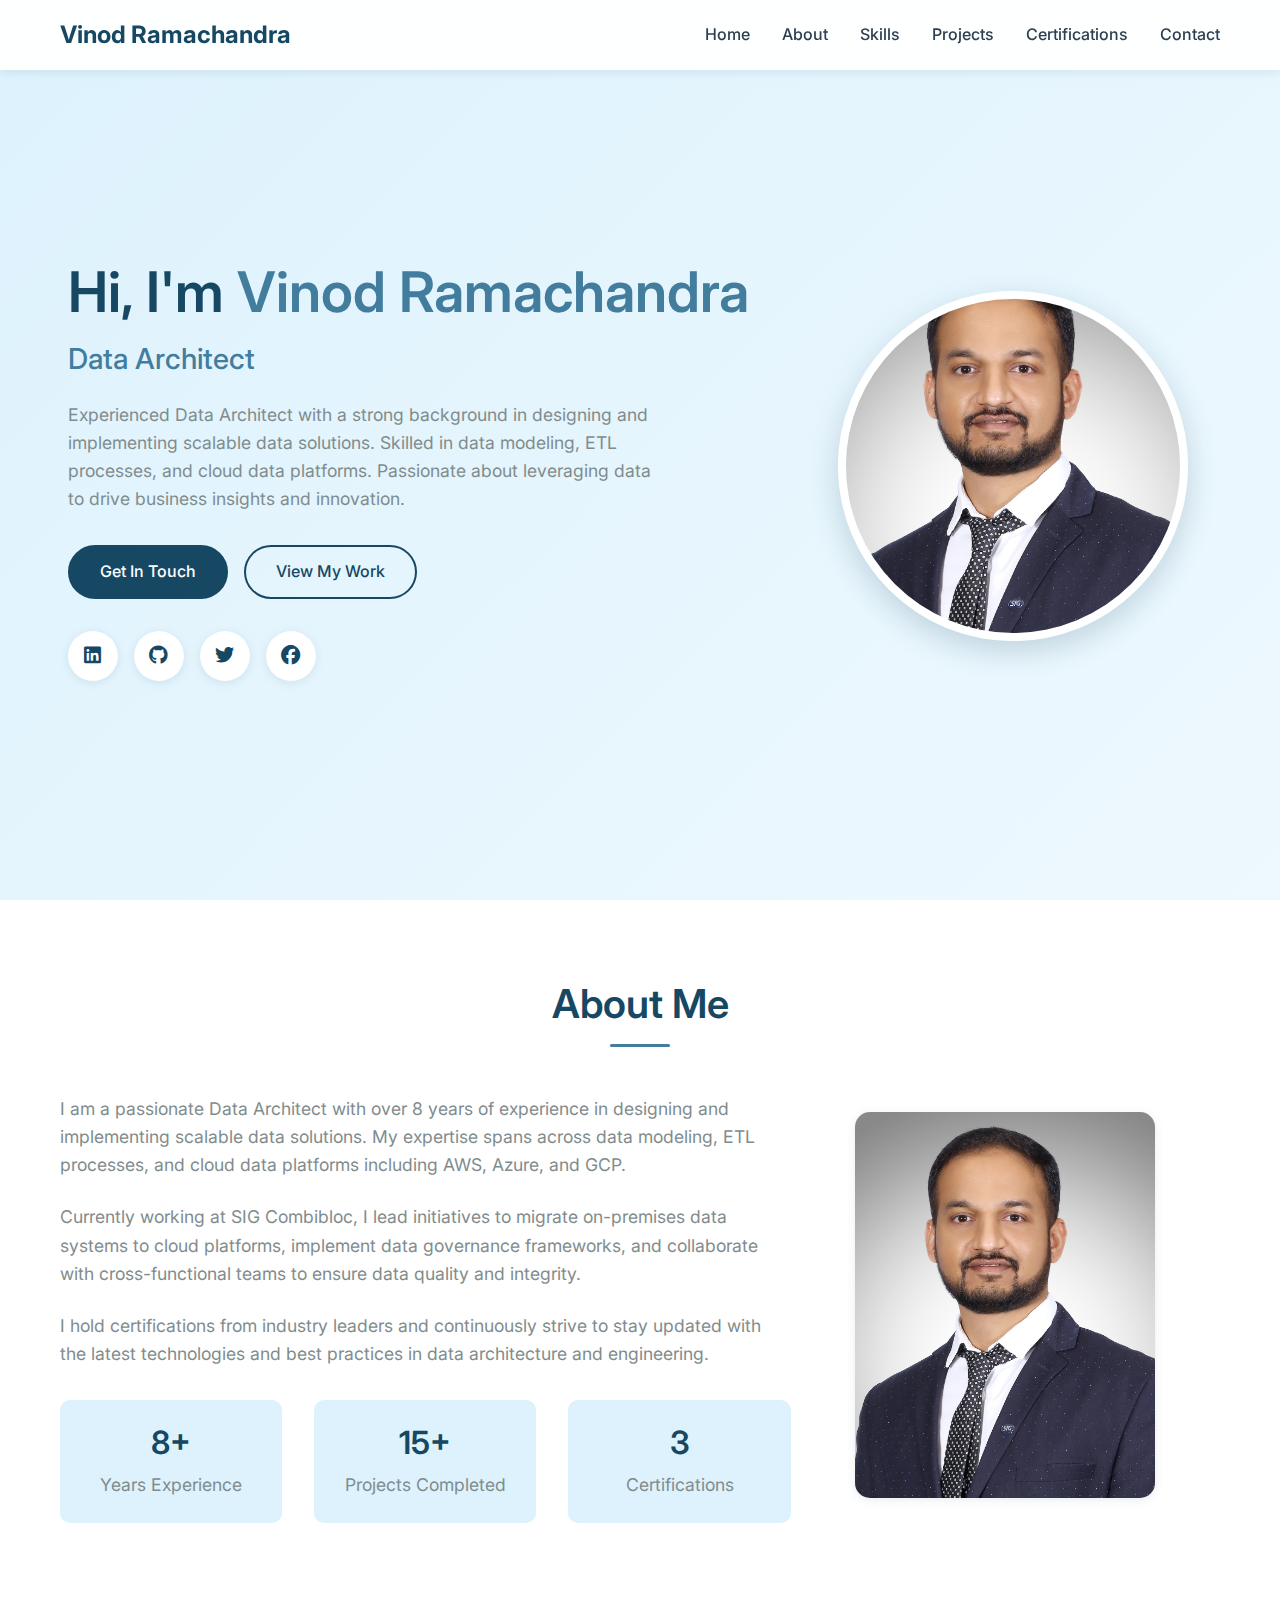
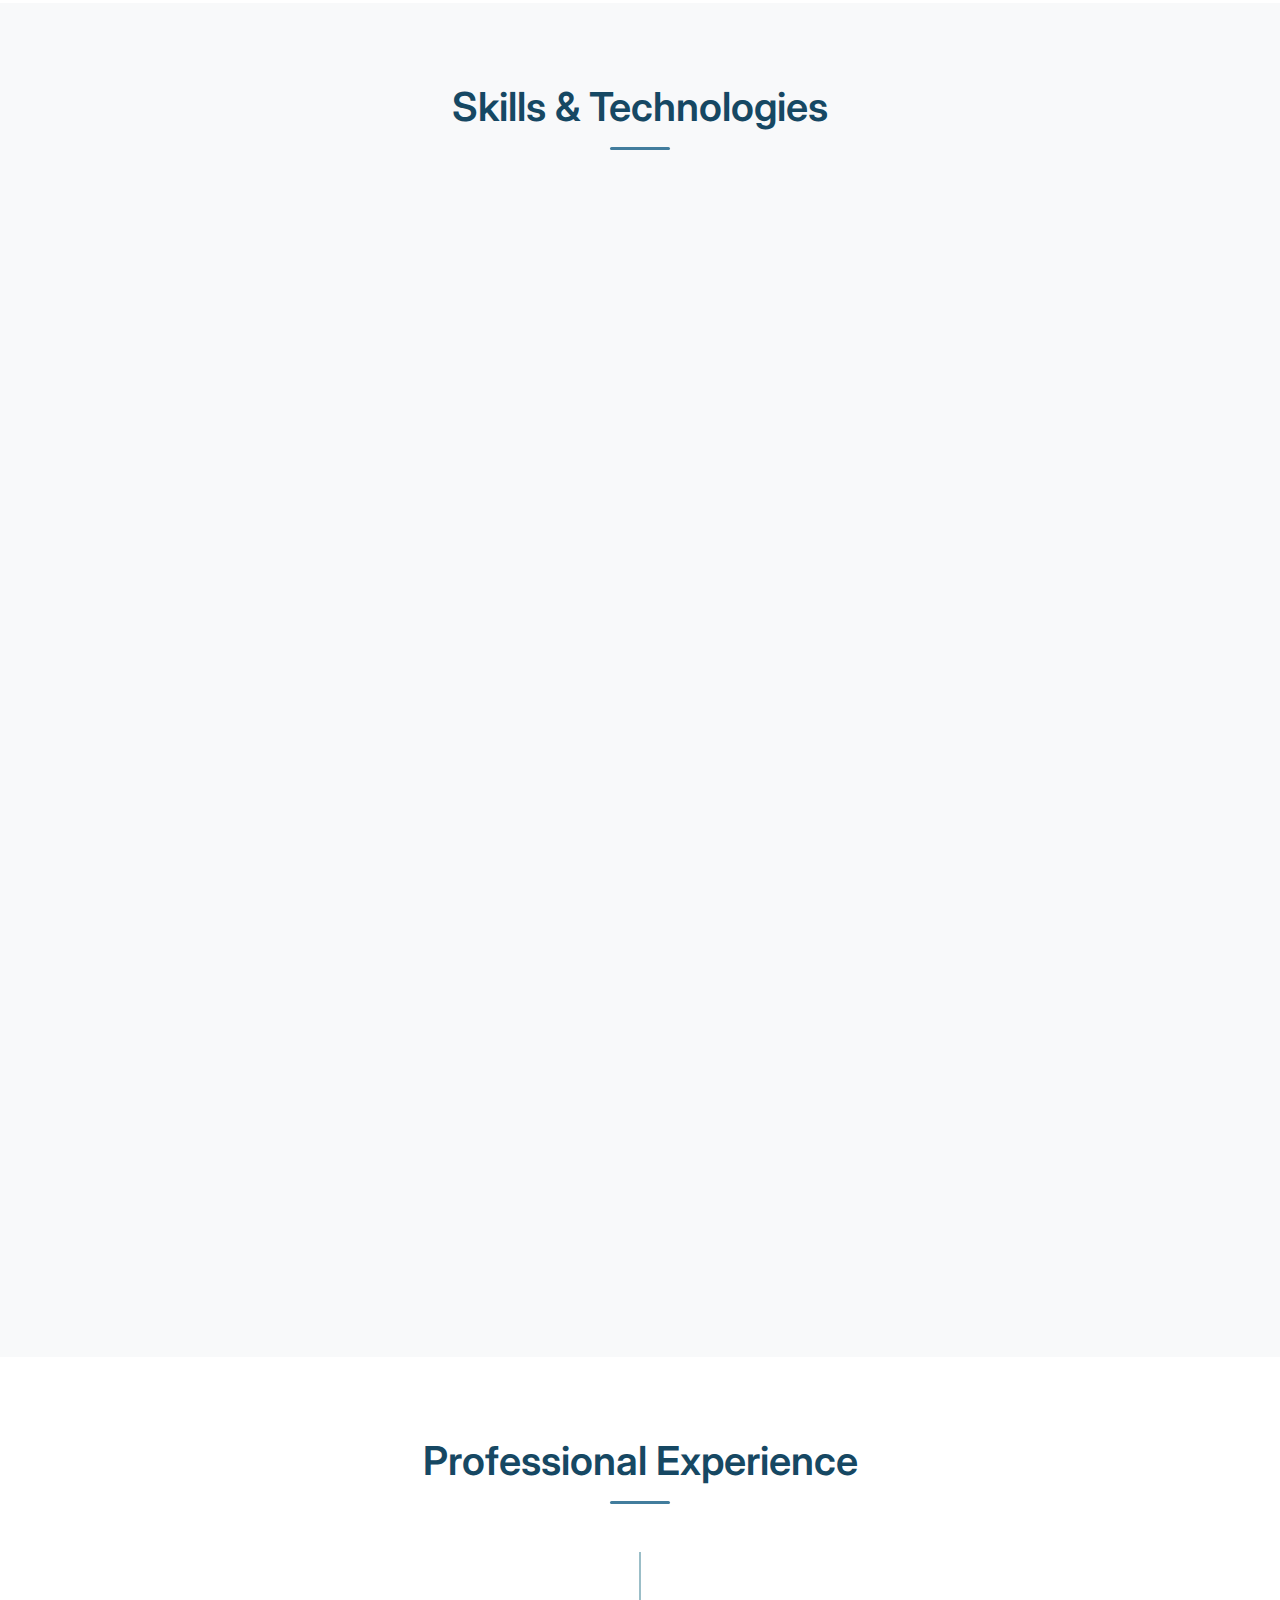
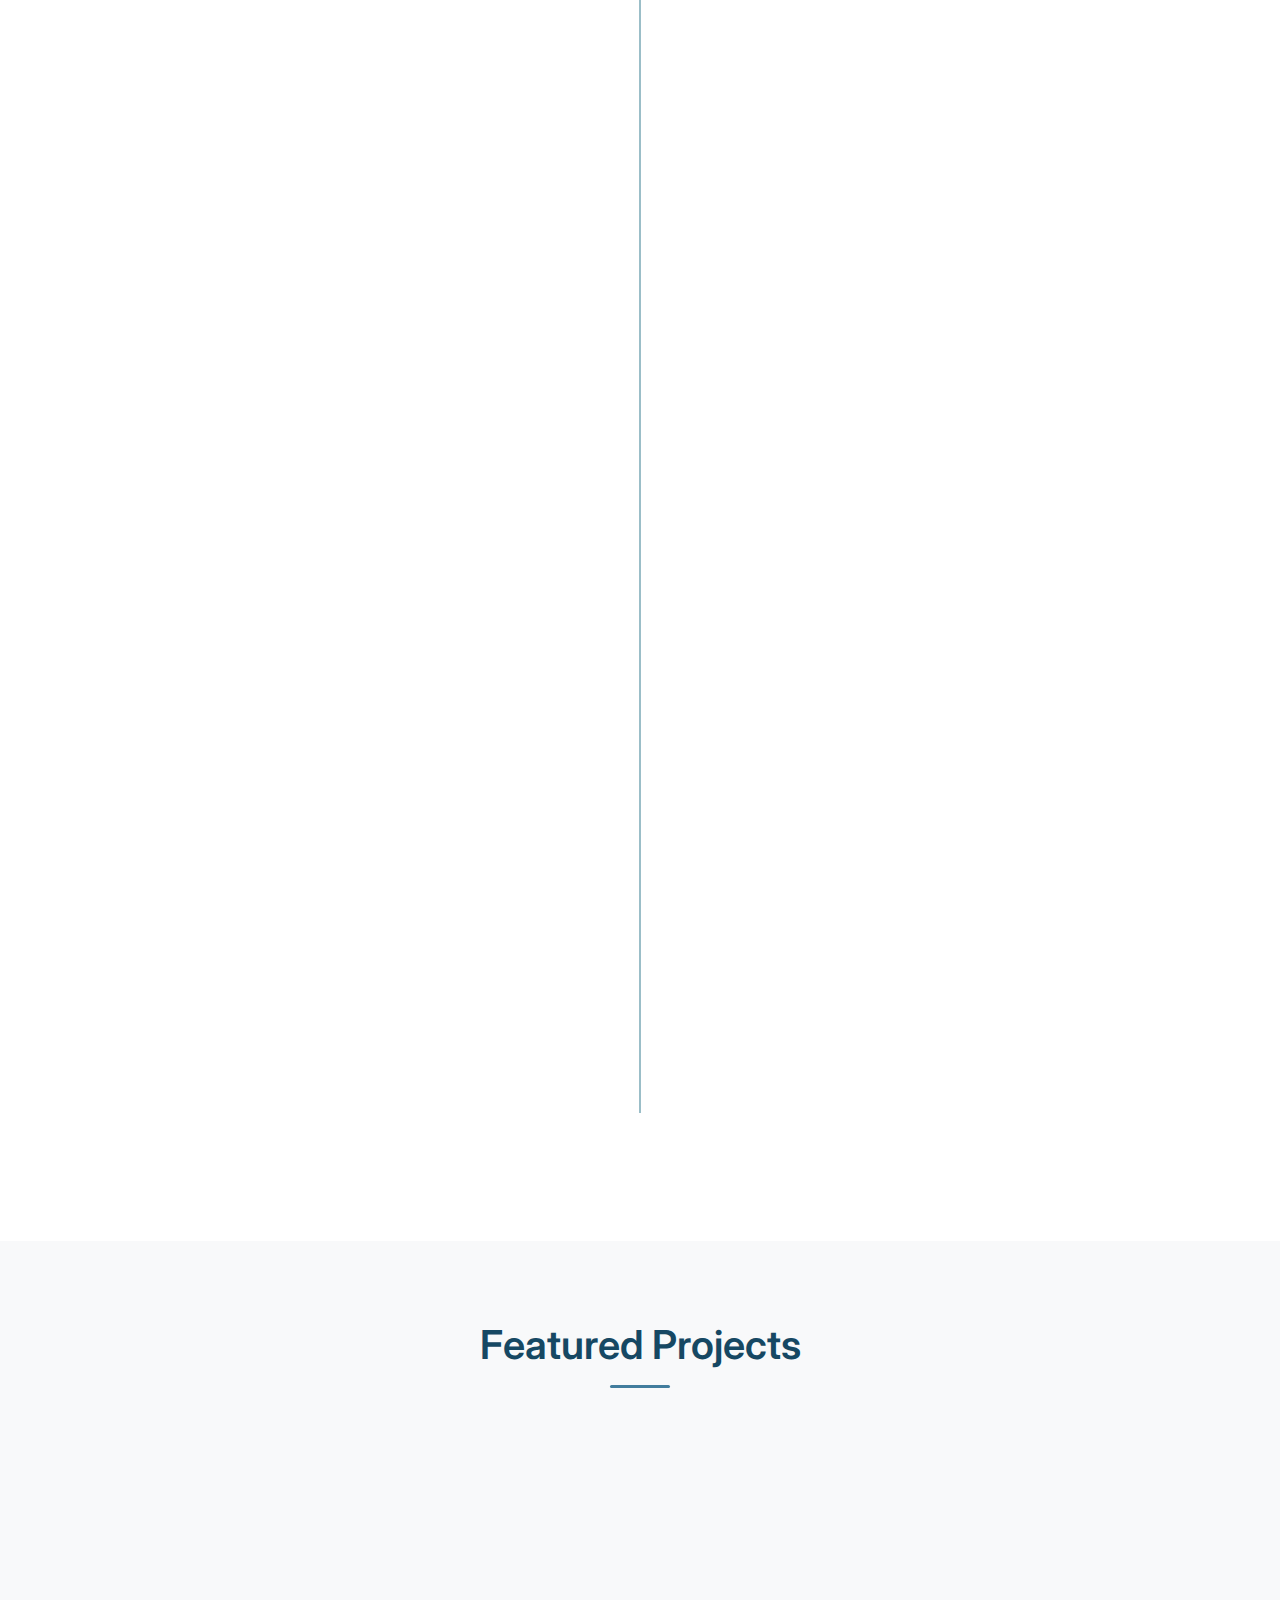
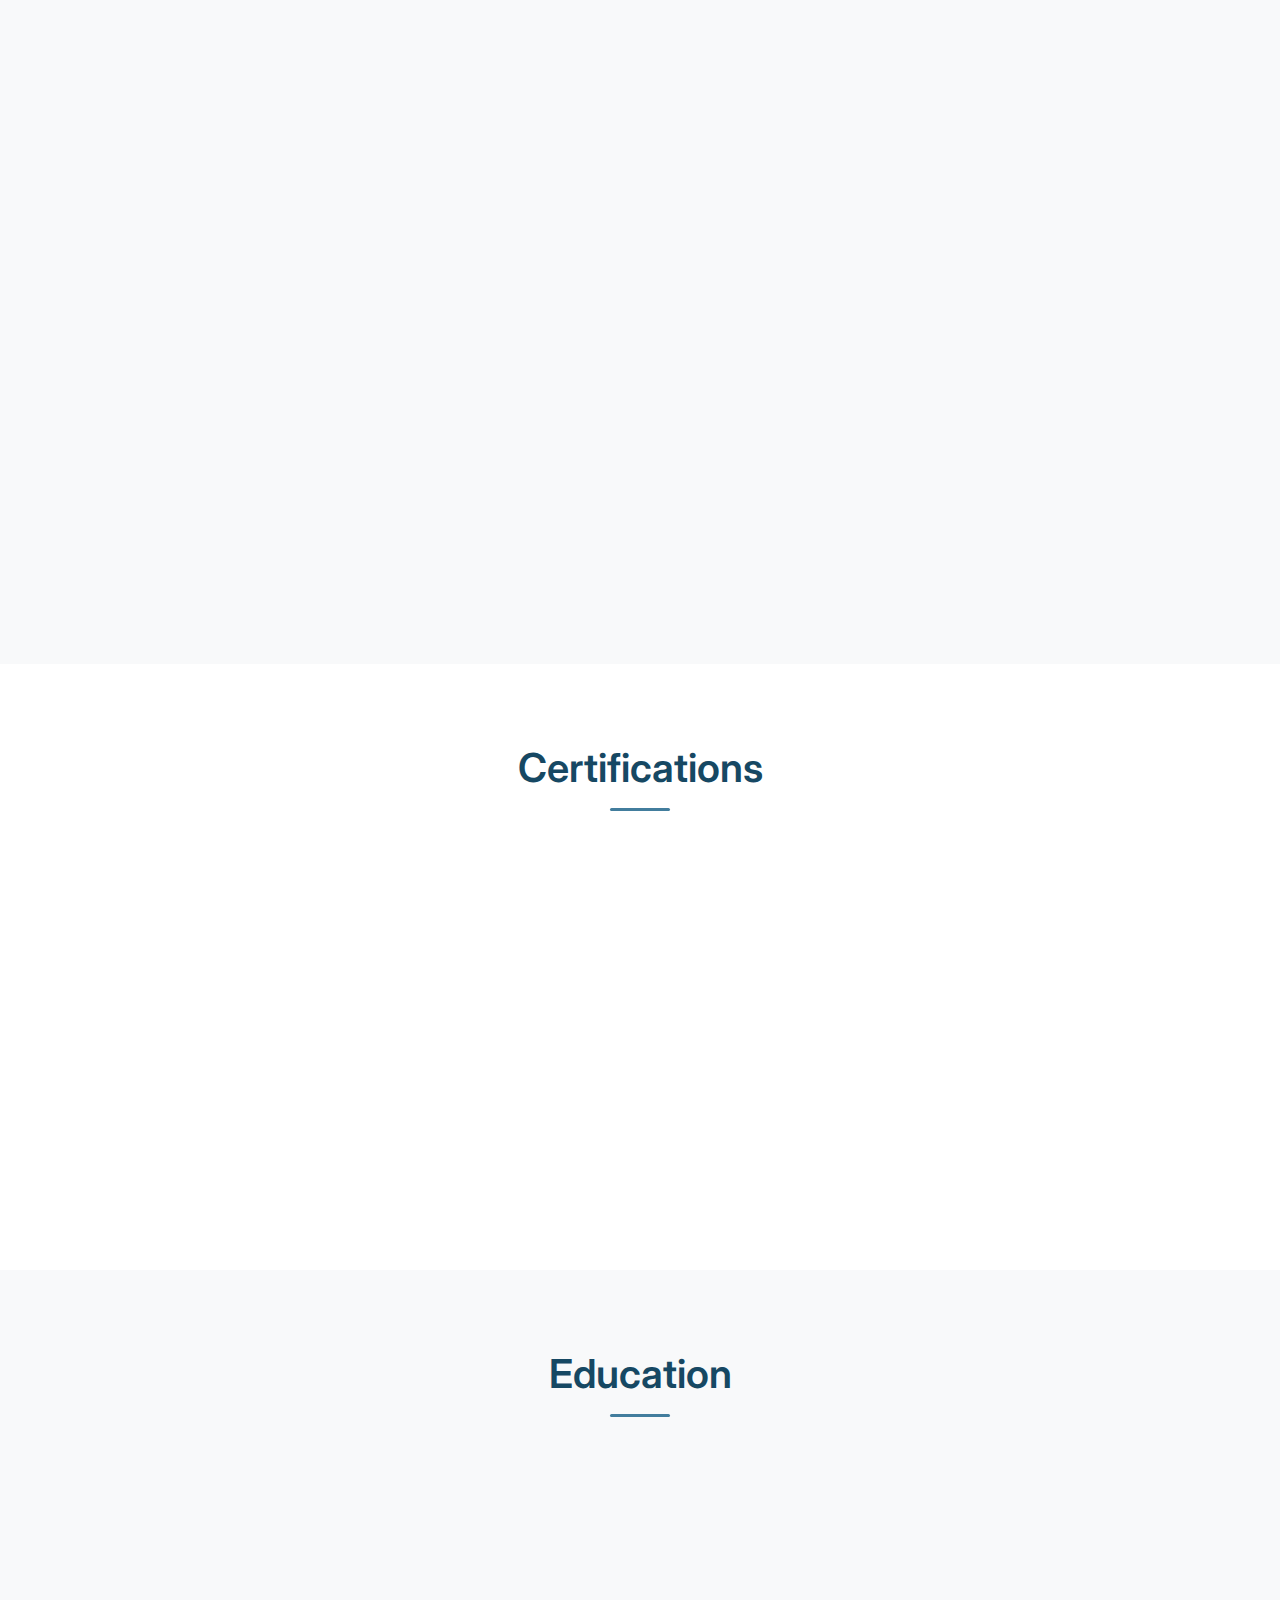
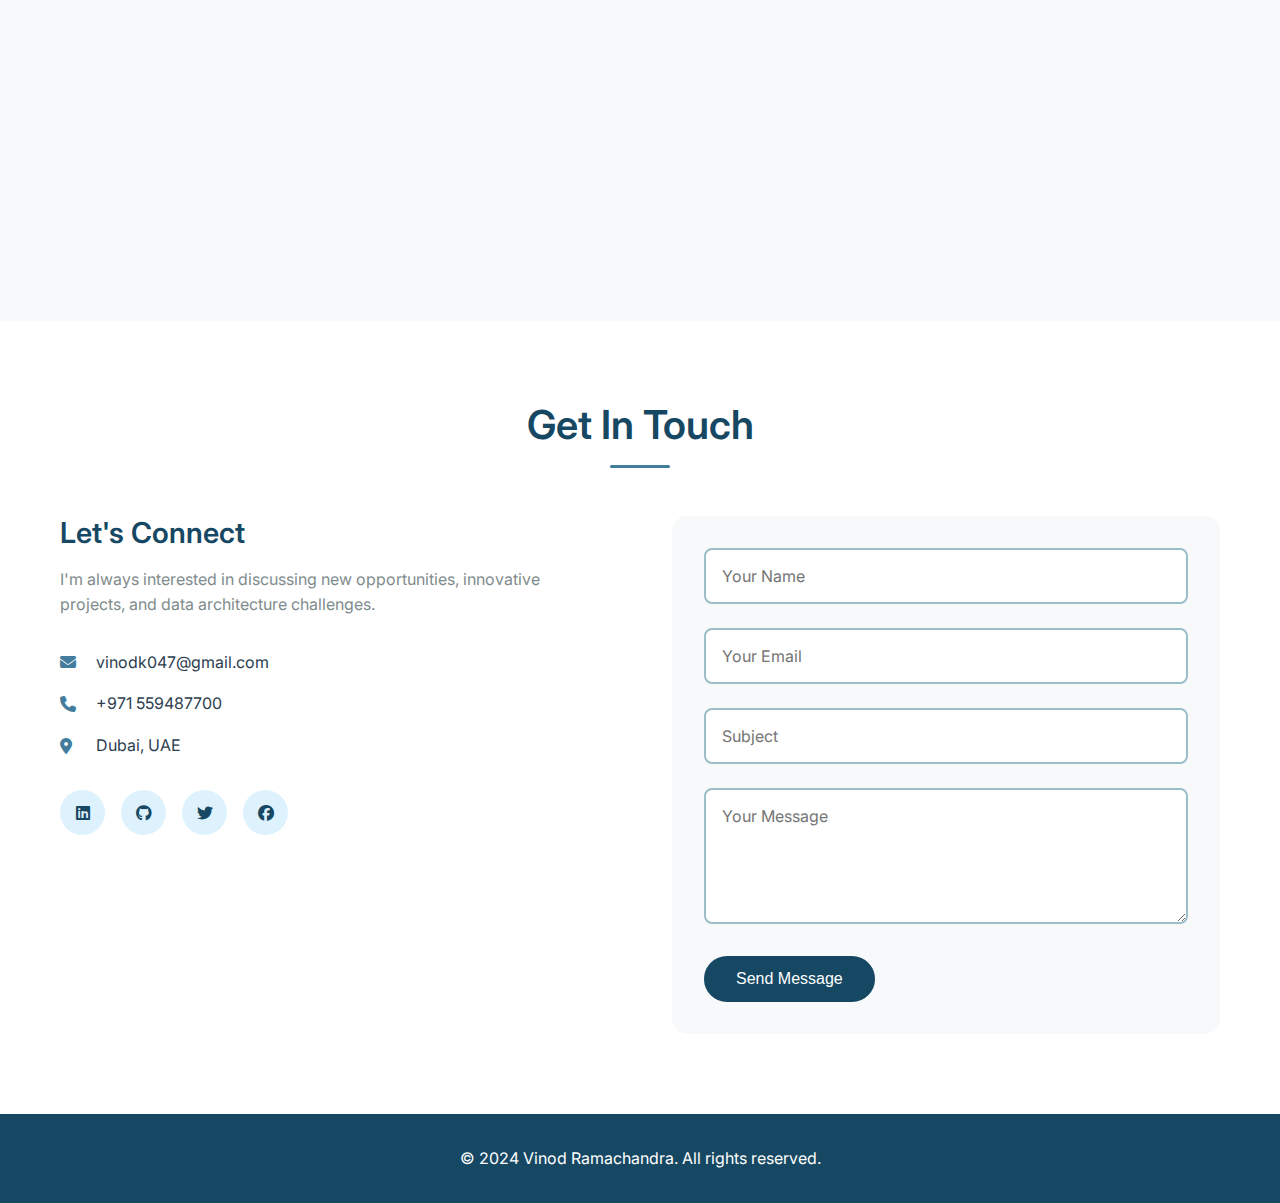
<file: index.html>
<!DOCTYPE html>
<html lang="en">
<head>
    <meta charset="UTF-8">
    <meta name="viewport" content="width=device-width, initial-scale=1.0">
    <title>Vinod Ramachandra - Data Architect</title>
    <link rel="icon" type="image/svg+xml" href="img/fevicon.svg">

    <!-- Google Fonts -->
    <link href="https://fonts.googleapis.com/css2?family=Inter:wght@300;400;500;600;700&display=swap" rel="stylesheet">

    <!-- FontAwesome -->
    <link rel="stylesheet" href="https://cdnjs.cloudflare.com/ajax/libs/font-awesome/6.4.0/css/all.min.css">

    <!-- CSS -->
    <link rel="stylesheet" href="styles.css">
</head>
<body>
    <!-- Navigation -->
    <nav class="navbar">
        <div class="nav-container">
            <div class="nav-logo">
                <a href="#home">Vinod Ramachandra</a>
            </div>
            <div class="nav-menu" id="nav-menu">
                <a href="#home" class="nav-link">Home</a>
                <a href="#about" class="nav-link">About</a>
                <a href="#skills" class="nav-link">Skills</a>
                <a href="#projects" class="nav-link">Projects</a>
                <a href="#certifications" class="nav-link">Certifications</a>
                <a href="#contact" class="nav-link">Contact</a>
            </div>
            <div class="nav-toggle" id="nav-toggle">
                <span class="bar"></span>
                <span class="bar"></span>
                <span class="bar"></span>
            </div>
        </div>
    </nav>

    <!-- Hero Section -->
    <section id="home" class="hero">
        <div class="hero-container">
            <div class="hero-content">
                <div class="hero-text">
                    <h1>Hi, I'm <span class="highlight">Vinod Ramachandra</span></h1>
                    <h2>Data Architect</h2>
                    <p>Experienced Data Architect with a strong background in designing and implementing scalable data solutions. Skilled in data modeling, ETL processes, and cloud data platforms. Passionate about leveraging data to drive business insights and innovation.</p>
                    <div class="hero-buttons">
                        <a href="#contact" class="btn btn-primary">Get In Touch</a>
                        <a href="#projects" class="btn btn-secondary">View My Work</a>
                    </div>
                    <div class="social-links">
                        <a href="https://linkedin.com/in/vinodramchandra" target="_blank" aria-label="LinkedIn">
                            <i class="fab fa-linkedin"></i>
                        </a>
                        <a href="https://github.com/vinodk047" target="_blank" aria-label="GitHub">
                            <i class="fab fa-github"></i>
                        </a>
                        <a href="https://twitter.com/vinodk047" target="_blank" aria-label="Twitter">
                            <i class="fab fa-twitter"></i>
                        </a>
                        <a href="https://www.facebook.com/vinodk047" target="_blank" aria-label="Facebook">
                            <i class="fab fa-facebook"></i>
                        </a>
                    </div>
                </div>
                <div class="hero-image">
                    <img src="img/profile.jpg" alt="Vinod Ramachandra - Data Architect">
                </div>
            </div>
        </div>
    </section>

    <!-- About Section -->
    <section id="about" class="about">
        <div class="container">
            <h2 class="section-title">About Me</h2>
            <div class="about-content">
                <div class="about-text">
                    <p>I am a passionate Data Architect with over 8 years of experience in designing and implementing scalable data solutions. My expertise spans across data modeling, ETL processes, and cloud data platforms including AWS, Azure, and GCP.</p>
                    <p>Currently working at SIG Combibloc, I lead initiatives to migrate on-premises data systems to cloud platforms, implement data governance frameworks, and collaborate with cross-functional teams to ensure data quality and integrity.</p>
                    <p>I hold certifications from industry leaders and continuously strive to stay updated with the latest technologies and best practices in data architecture and engineering.</p>
                    <div class="about-stats">
                        <div class="stat">
                            <h3>8+</h3>
                            <p>Years Experience</p>
                        </div>
                        <div class="stat">
                            <h3>15+</h3>
                            <p>Projects Completed</p>
                        </div>
                        <div class="stat">
                            <h3>3</h3>
                            <p>Certifications</p>
                        </div>
                    </div>
                </div>
                <div class="about-image">
                    <img src="img/profile.jpg" alt="Vinod Ramachandra">
                </div>
            </div>
        </div>
    </section>

    <!-- Skills Section -->
    <section id="skills" class="skills">
        <div class="container">
            <h2 class="section-title">Skills & Technologies</h2>
            <div class="skills-grid">
                <div class="skill-card">
                    <i class="fas fa-database"></i>
                    <h3>Data Modeling</h3>
                    <p>Designing efficient data models for various business requirements</p>
                </div>
                <div class="skill-card">
                    <i class="fas fa-cogs"></i>
                    <h3>ETL Processes</h3>
                    <p>Building robust data extraction, transformation, and loading pipelines</p>
                </div>
                <div class="skill-card">
                    <i class="fas fa-cloud"></i>
                    <h3>Cloud Platforms</h3>
                    <p>AWS, Azure, GCP - Implementing cloud-based data solutions</p>
                </div>
                <div class="skill-card">
                    <i class="fas fa-server"></i>
                    <h3>SQL & NoSQL</h3>
                    <p>Expertise in relational and non-relational database systems</p>
                </div>
                <div class="skill-card">
                    <i class="fas fa-chart-line"></i>
                    <h3>Big Data Technologies</h3>
                    <p>Hadoop, Spark for large-scale data processing</p>
                </div>
                <div class="skill-card">
                    <i class="fas fa-warehouse"></i>
                    <h3>Data Warehousing</h3>
                    <p>Designing and implementing enterprise data warehouse solutions</p>
                </div>
                <div class="skill-card">
                    <i class="fas fa-shield-alt"></i>
                    <h3>Data Governance</h3>
                    <p>Ensuring data quality, security, and compliance frameworks</p>
                </div>
                <div class="skill-card">
                    <i class="fas fa-chart-bar"></i>
                    <h3>Business Intelligence</h3>
                    <p>Creating insights and analytics for business decision-making</p>
                </div>
                <div class="skill-card">
                    <i class="fab fa-python"></i>
                    <h3>Python & R</h3>
                    <p>Programming languages for data analysis and automation</p>
                </div>
                <div class="skill-card">
                    <i class="fas fa-brain"></i>
                    <h3>Machine Learning</h3>
                    <p>Implementing ML models for predictive analytics</p>
                </div>
            </div>
        </div>
    </section>

    <!-- Experience Section -->
    <section id="experience" class="experience">
        <div class="container">
            <h2 class="section-title">Professional Experience</h2>
            <div class="timeline">
                <div class="timeline-item">
                    <div class="timeline-marker"></div>
                    <div class="timeline-content">
                        <h3>Data Architect</h3>
                        <h4>SIG Combibloc</h4>
                        <span class="timeline-date">Jan 2020 - Present</span>
                        <ul>
                            <li>Designed and implemented scalable data architectures to support business intelligence and analytics</li>
                            <li>Led the migration of on-premises data systems to cloud platforms, improving data accessibility and reducing costs</li>
                            <li>Collaborated with cross-functional teams to define data requirements and ensure data quality and integrity</li>
                            <li>Developed and maintained ETL processes to streamline data ingestion and transformation</li>
                            <li>Implemented data governance frameworks to ensure compliance with industry regulations</li>
                        </ul>
                    </div>
                </div>
                <div class="timeline-item">
                    <div class="timeline-marker"></div>
                    <div class="timeline-content">
                        <h3>Senior Data Engineer</h3>
                        <h4>Tech Solutions Inc.</h4>
                        <span class="timeline-date">Jun 2016 - Dec 2019</span>
                        <ul>
                            <li>Built and optimized data pipelines for large-scale data processing and analytics</li>
                            <li>Worked closely with data scientists to provide clean and structured data for machine learning models</li>
                            <li>Monitored and troubleshooted data systems to ensure high availability and performance</li>
                            <li>Participated in the design and implementation of data warehousing solutions</li>
                        </ul>
                    </div>
                </div>
            </div>
        </div>
    </section>

    <!-- Projects Section -->
    <section id="projects" class="projects">
        <div class="container">
            <h2 class="section-title">Featured Projects</h2>
            <div class="projects-grid">
                <div class="project-card">
                    <div class="project-header">
                        <i class="fas fa-stream"></i>
                        <h3>Real-time Data Pipeline</h3>
                    </div>
                    <p>Designed and implemented a real-time data pipeline using Apache Kafka and Spark Streaming to process and analyze streaming data from IoT devices.</p>
                    <div class="project-tech">
                        <span>Apache Kafka</span>
                        <span>Apache Spark</span>
                        <span>Python</span>
                        <span>AWS</span>
                    </div>
                    <a href="https://vinodk047.github.io/real-time-data-pipeline" target="_blank" class="project-link">
                        <i class="fas fa-external-link-alt"></i>
                    </a>
                </div>

                <div class="project-card">
                    <div class="project-header">
                        <i class="fas fa-warehouse"></i>
                        <h3>Data Warehouse Migration</h3>
                    </div>
                    <p>Led the migration of a legacy data warehouse to a modern cloud-based solution, improving data accessibility and reducing costs.</p>
                    <div class="project-tech">
                        <span>Amazon Redshift</span>
                        <span>SQL</span>
                        <span>ETL</span>
                        <span>Python</span>
                    </div>
                    <a href="https://vinodk047.github.io/data-warehouse-migration" target="_blank" class="project-link">
                        <i class="fas fa-external-link-alt"></i>
                    </a>
                </div>

                <div class="project-card">
                    <div class="project-header">
                        <i class="fas fa-users"></i>
                        <h3>Customer Segmentation Analysis</h3>
                    </div>
                    <p>Conducted a customer segmentation analysis using clustering techniques to identify key customer groups and inform marketing strategies.</p>
                    <div class="project-tech">
                        <span>Python</span>
                        <span>R</span>
                        <span>Machine Learning</span>
                        <span>Data Visualization</span>
                    </div>
                    <a href="https://vinodk047.github.io/customer-segmentation-analysis" target="_blank" class="project-link">
                        <i class="fas fa-external-link-alt"></i>
                    </a>
                </div>

                <div class="project-card">
                    <div class="project-header">
                        <i class="fas fa-chart-line"></i>
                        <h3>Data Visualization Tool</h3>
                    </div>
                    <p>Built an interactive data visualization tool to help users explore and analyze large datasets using D3.js and Plotly.</p>
                    <div class="project-tech">
                        <span>JavaScript</span>
                        <span>D3.js</span>
                        <span>Plotly</span>
                        <span>Python</span>
                    </div>
                    <a href="https://vinodk047.github.io/data-visualization-tool" target="_blank" class="project-link">
                        <i class="fas fa-external-link-alt"></i>
                    </a>
                </div>

                <div class="project-card">
                    <div class="project-header">
                        <i class="fas fa-robot"></i>
                        <h3>ETL Automation Script</h3>
                    </div>
                    <p>Developed an automated ETL script to streamline data extraction, transformation, and loading processes for a large-scale data warehouse.</p>
                    <div class="project-tech">
                        <span>Python</span>
                        <span>SQL</span>
                        <span>Apache Airflow</span>
                    </div>
                    <a href="https://vinodk047.github.io/etl-automation-script" target="_blank" class="project-link">
                        <i class="fas fa-external-link-alt"></i>
                    </a>
                </div>

                <div class="project-card">
                    <div class="project-header">
                        <i class="fas fa-brain"></i>
                        <h3>Predictive Analytics Model</h3>
                    </div>
                    <p>Implemented a machine learning model to predict customer churn using logistic regression and decision trees.</p>
                    <div class="project-tech">
                        <span>Python</span>
                        <span>Scikit-learn</span>
                        <span>Pandas</span>
                        <span>NumPy</span>
                    </div>
                    <a href="https://vinodk047.github.io/predictive-analytics-model" target="_blank" class="project-link">
                        <i class="fas fa-external-link-alt"></i>
                    </a>
                </div>
            </div>
        </div>
    </section>

    <!-- Certifications Section -->
    <section id="certifications" class="certifications">
        <div class="container">
            <h2 class="section-title">Certifications</h2>
            <div class="certifications-grid">
                <div class="cert-card">
                    <div class="cert-icon">
                        <i class="fas fa-certificate"></i>
                    </div>
                    <h3>Certified Data Management Professional (CDMP)</h3>
                    <p class="cert-issuer">DAMA International</p>
                    <p class="cert-year">2021</p>
                </div>
                <div class="cert-card">
                    <div class="cert-icon">
                        <i class="fab fa-aws"></i>
                    </div>
                    <h3>AWS Certified Big Data - Specialty</h3>
                    <p class="cert-issuer">Amazon Web Services</p>
                    <p class="cert-year">2020</p>
                </div>
                <div class="cert-card">
                    <div class="cert-icon">
                        <i class="fab fa-google"></i>
                    </div>
                    <h3>Google Cloud Professional Data Engineer</h3>
                    <p class="cert-issuer">Google Cloud</p>
                    <p class="cert-year">2019</p>
                </div>
            </div>
        </div>
    </section>

    <!-- Education Section -->
    <section id="education" class="education">
        <div class="container">
            <h2 class="section-title">Education</h2>
            <div class="education-grid">
                <div class="education-card">
                    <div class="education-icon">
                        <i class="fas fa-graduation-cap"></i>
                    </div>
                    <h3>Bachelor of Engineering in Electrical and Electronics Engineering</h3>
                    <p class="education-institution">Vishweswaraya Technological University</p>
                    <p class="education-duration">2005 - 2009</p>
                    <ul>
                        <li>Graduated with First Class Honors</li>
                        <li>Relevant coursework: Database Management Systems, Data Structures, Algorithms, Software Engineering</li>
                    </ul>
                </div>
                <div class="education-card">
                    <div class="education-icon">
                        <i class="fas fa-laptop-code"></i>
                    </div>
                    <h3>Data Science Specialization</h3>
                    <p class="education-institution">Coursera</p>
                    <p class="education-duration">2018 - 2019</p>
                    <ul>
                        <li>Completed a series of courses covering data analysis, machine learning, and data visualization using Python and R</li>
                        <li>Developed practical skills in data wrangling, statistical analysis, and predictive modeling</li>
                    </ul>
                </div>
            </div>
        </div>
    </section>

    <!-- Contact Section -->
    <section id="contact" class="contact">
        <div class="container">
            <h2 class="section-title">Get In Touch</h2>
            <div class="contact-content">
                <div class="contact-info">
                    <h3>Let's Connect</h3>
                    <p>I'm always interested in discussing new opportunities, innovative projects, and data architecture challenges.</p>
                    <div class="contact-details">
                        <div class="contact-item">
                            <i class="fas fa-envelope"></i>
                            <span>vinodk047@gmail.com</span>
                        </div>
                        <div class="contact-item">
                            <i class="fas fa-phone"></i>
                            <span>+971 559487700</span>
                        </div>
                        <div class="contact-item">
                            <i class="fas fa-map-marker-alt"></i>
                            <span>Dubai, UAE</span>
                        </div>
                    </div>
                    <div class="contact-social">
                        <a href="https://www.linkedin.com/in/vinodk047/" target="_blank">
                            <i class="fab fa-linkedin"></i>
                        </a>
                        <a href="https://github.com/vinodk047" target="_blank">
                            <i class="fab fa-github"></i>
                        </a>
                        <a href="https://twitter.com/vinodk047" target="_blank">
                            <i class="fab fa-twitter"></i>
                        </a>
                        <a href="https://www.facebook.com/vinodk047" target="_blank">
                            <i class="fab fa-facebook"></i>
                        </a>
                    </div>
                </div>
                <div class="contact-form">
                    <form id="contactForm">
                        <div class="form-group">
                            <input type="text" id="name" name="name" placeholder="Your Name" required>
                        </div>
                        <div class="form-group">
                            <input type="email" id="email" name="email" placeholder="Your Email" required>
                        </div>
                        <div class="form-group">
                            <input type="text" id="subject" name="subject" placeholder="Subject" required>
                        </div>
                        <div class="form-group">
                            <textarea id="message" name="message" placeholder="Your Message" rows="5" required></textarea>
                        </div>
                        <button type="submit" class="btn btn-primary">Send Message</button>
                    </form>
                </div>
            </div>
        </div>
    </section>

    <!-- Footer -->
    <footer class="footer">
        <div class="container">
            <p>&copy; 2024 Vinod Ramachandra. All rights reserved.</p>
        </div>
    </footer>

    <!-- JavaScript -->
    <script src="script.js"></script>
</body>
</html>
</file>
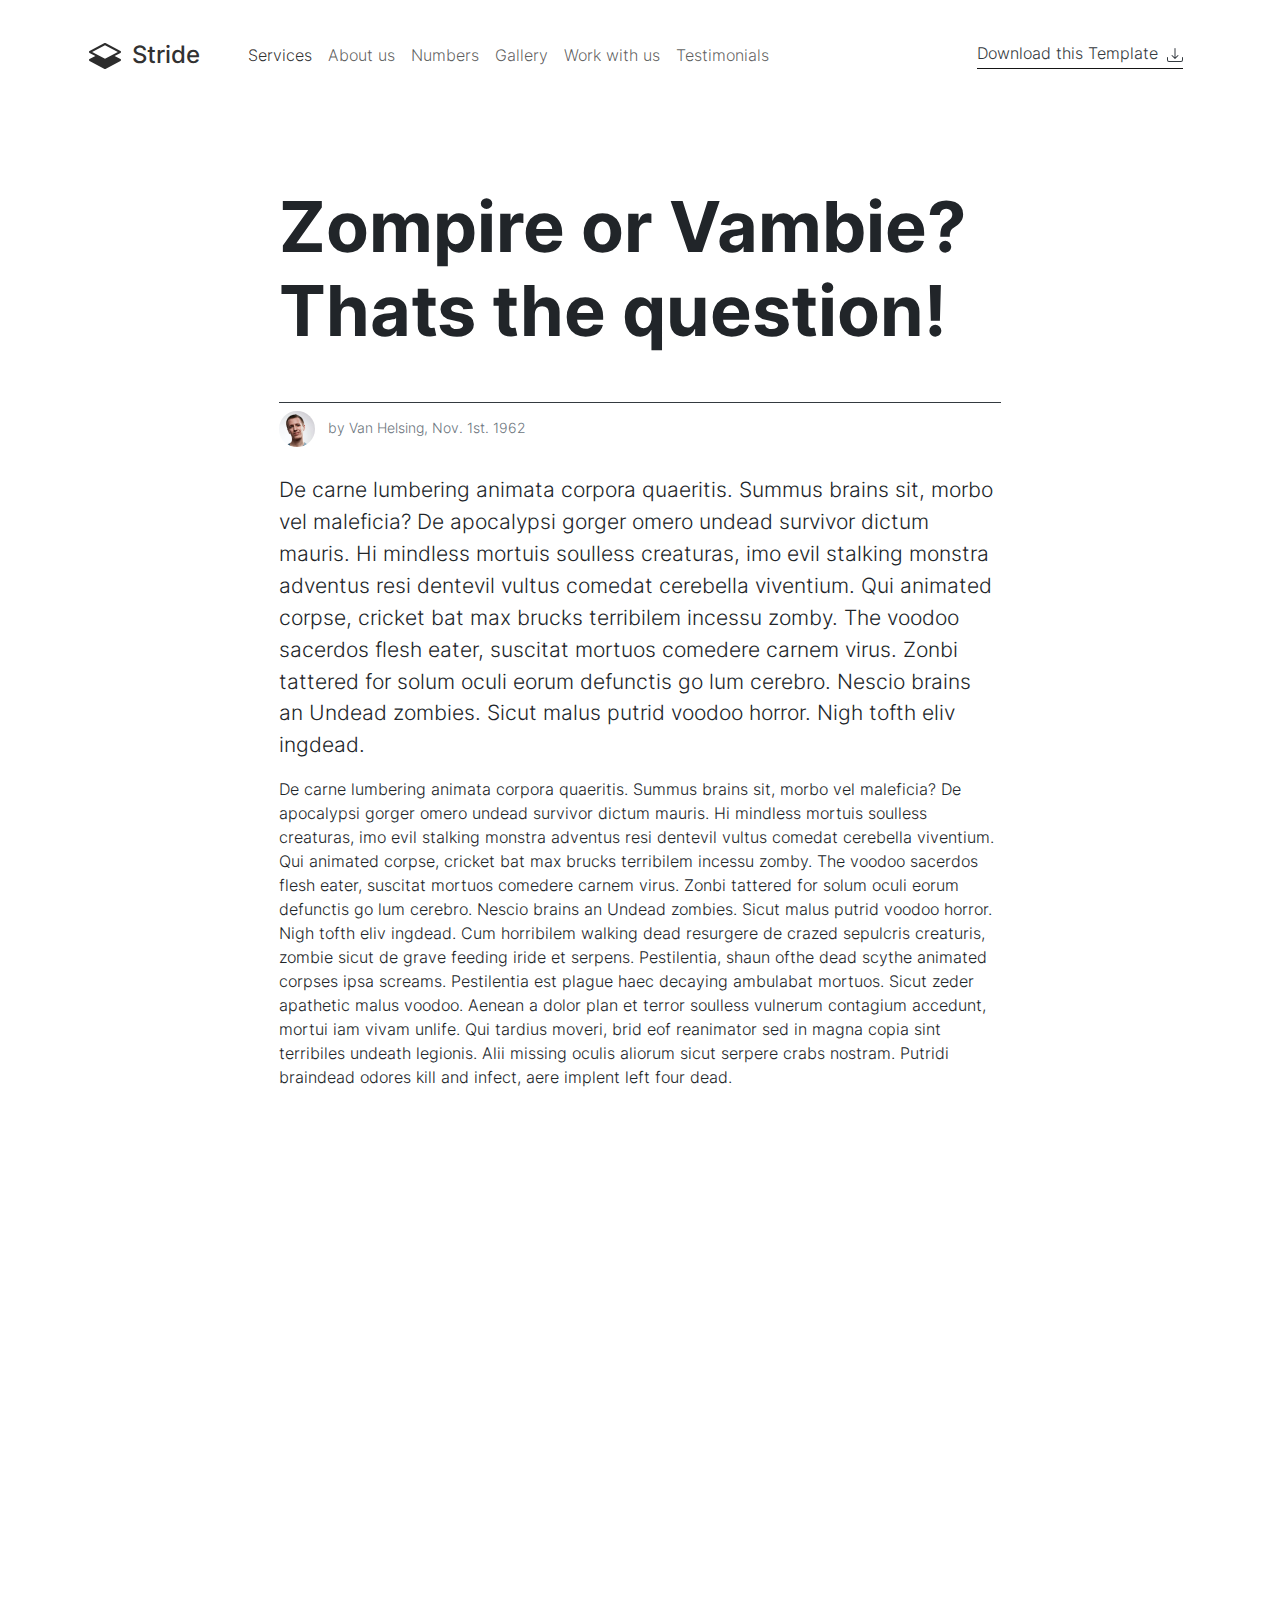
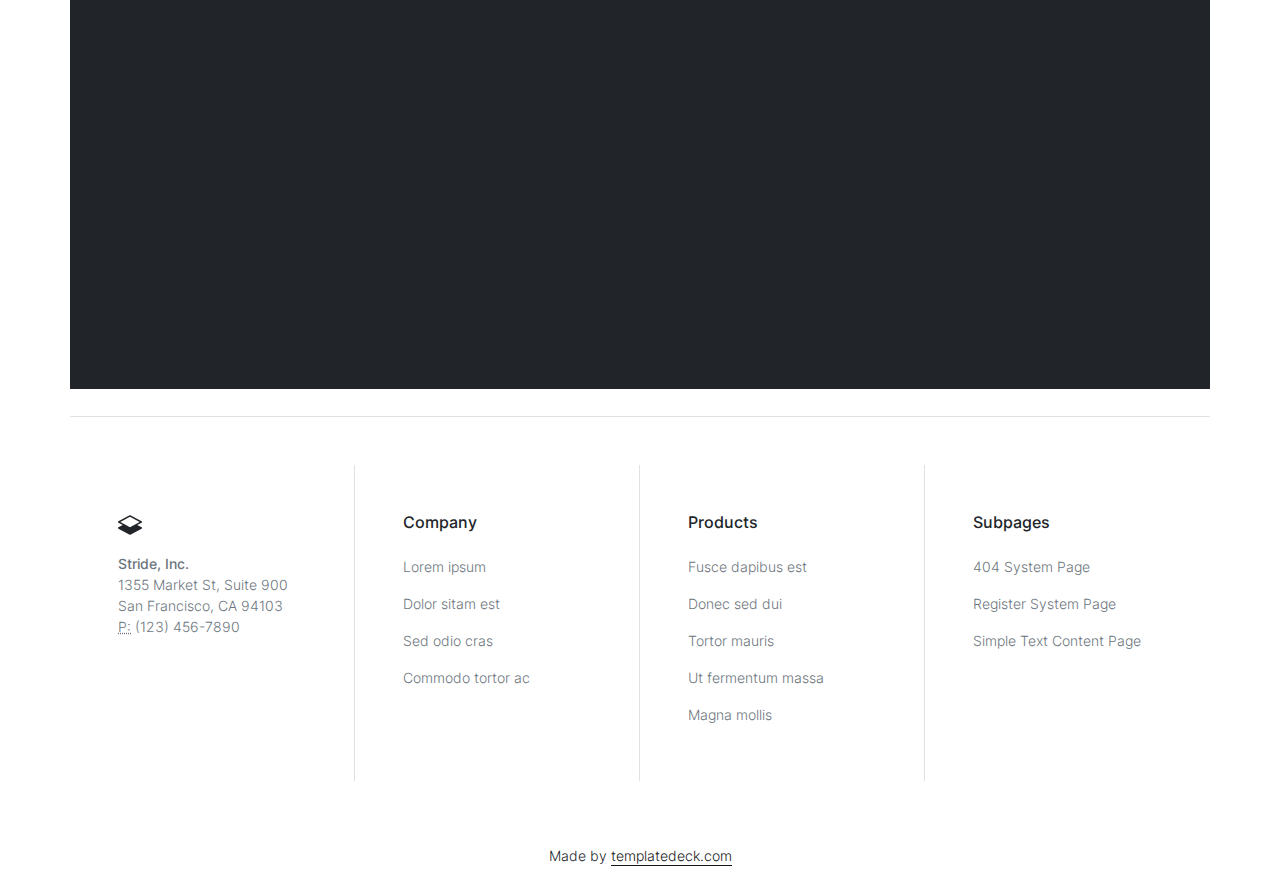
<file: content.html>
<!doctype html>
<html class="h-100" lang="en">

  <head>
      <meta charset="utf-8">
  <meta name="viewport" content="width=device-width,initial-scale=1,shrink-to-fit=no">
  <meta name="description" content="A growing collection of ready to use components for the CSS framework Bootstrap 5">
  <link rel="apple-touch-icon" sizes="180x180" href="img/apple-touch-icon.png">
  <link rel="icon" type="image/png" sizes="32x32" href="img/favicon-32x32.png">
  <link rel="icon" type="image/png" sizes="16x16" href="img/favicon-16x16.png">
  <link rel="icon" type="image/png" sizes="96x96" href=".t/img/favicon.png">
  <meta name="author" content="Holger Koenemann">
  <meta name="generator" content="Eleventy v2.0.0">
  <meta name="HandheldFriendly" content="true">
  <title>Plain Content Sample Page</title>
  <link rel="stylesheet" href="css/theme.min.css">

   <style>

/* inter-300 - latin */
@font-face {
  font-family: 'Inter';
  font-style: normal;
  font-weight: 300;
  font-display: swap;
  src: local(''),
       url('./fonts/inter-v12-latin-300.woff2') format('woff2'), /* Chrome 26+, Opera 23+, Firefox 39+ */
       url('./fonts/inter-v12-latin-300.woff') format('woff'); /* Chrome 6+, Firefox 3.6+, IE 9+, Safari 5.1+ */
}

@font-face {
  font-family: 'Inter';
  font-style: normal;
  font-weight: 500;
  font-display: swap;
  src: local(''),
       url('./fonts/inter-v12-latin-500.woff2') format('woff2'), /* Chrome 26+, Opera 23+, Firefox 39+ */
       url('./fonts/inter-v12-latin-500.woff') format('woff'); /* Chrome 6+, Firefox 3.6+, IE 9+, Safari 5.1+ */
}
@font-face {
  font-family: 'Inter';
  font-style: normal;
  font-weight: 700;
  font-display: swap;
  src: local(''),
       url('./fonts/inter-v12-latin-700.woff2') format('woff2'), /* Chrome 26+, Opera 23+, Firefox 39+ */
       url('./fonts/inter-v12-latin-700.woff') format('woff'); /* Chrome 6+, Firefox 3.6+, IE 9+, Safari 5.1+ */
}

</style>

  </head>

  <body data-bs-spy="scroll" data-bs-target="#navScroll">

    <nav id="navScroll" class="navbar navbar-expand-lg navbar-light" tabindex="0">
  <div class="container">
    <a class="navbar-brand pe-4 fs-4" href="/">
  <svg xmlns="http://www.w3.org/2000/svg" width="32" height="32" fill="currentColor" class="bi bi-layers-half" viewbox="0 0 16 16">
    <path d="M8.235 1.559a.5.5 0 0 0-.47 0l-7.5 4a.5.5 0 0 0 0 .882L3.188 8 .264 9.559a.5.5 0 0 0 0 .882l7.5 4a.5.5 0 0 0 .47 0l7.5-4a.5.5 0 0 0 0-.882L12.813 8l2.922-1.559a.5.5 0 0 0 0-.882l-7.5-4zM8 9.433 1.562 6 8 2.567 14.438 6 8 9.433z"/>
  </svg>
  <span class="ms-1 fw-bolder">Stride</span>
</a>

    <button class="navbar-toggler" type="button" data-bs-toggle="collapse" data-bs-target="#navbarSupportedContent" aria-controls="navbarSupportedContent" aria-expanded="false" aria-label="Toggle navigation">
      <span class="navbar-toggler-icon"></span>
    </button>
    <div class="collapse navbar-collapse" id="navbarSupportedContent">
      <ul class="navbar-nav me-auto mb-2 mb-lg-0">
      <li class="nav-item">
    <a class="nav-link" href="#services" aria-label="Brings you to the frontpage">
      Services
    </a>
  </li>
  <li class="nav-item">
    <a class="nav-link" href="#aboutus">
      About us
    </a>
  </li>
  <li class="nav-item">
    <a class="nav-link" href="#numbers">
      Numbers
    </a>
  </li>
  <li class="nav-item">
    <a class="nav-link" href="#gallery">
      Gallery
    </a>
  </li>
  <li class="nav-item">
    <a class="nav-link" href="#workwithus">
      Work with us
    </a>
  </li>
  <li class="nav-item">
    <a class="nav-link" href="#testimonials">
      Testimonials
    </a>
  </li>

    </ul>
      <a href="https://templatedeck.com/stride-html-template.html" data-splitbee-event="Click Download" aria-label="Download this template" class="link-dark pb-1 link-fancy me-2">
        Download this Template       <svg xmlns="http://www.w3.org/2000/svg" width="16" height="16" fill="currentColor" class="bi bi-download ms-1" viewBox="0 0 16 16">
                <path d="M.5 9.9a.5.5 0 0 1 .5.5v2.5a1 1 0 0 0 1 1h12a1 1 0 0 0 1-1v-2.5a.5.5 0 0 1 1 0v2.5a2 2 0 0 1-2 2H2a2 2 0 0 1-2-2v-2.5a.5.5 0 0 1 .5-.5z"/>
                <path d="M7.646 11.854a.5.5 0 0 0 .708 0l3-3a.5.5 0 0 0-.708-.708L8.5 10.293V1.5a.5.5 0 0 0-1 0v8.793L5.354 8.146a.5.5 0 1 0-.708.708l3 3z"/>
              </svg>
      </a>

    </div>
</div>
</nav>

    <main>
      <div class="py-vh-2 w-100 overflow-hidden" id="services">
  <div class="container">
    <div class="row">
      <div class="col-12 col-lg-10 offset-lg-1 col-xl-8 offset-xl-2">

        <h1 class="display-huge fw-bold border-bottom border-dark py-5" data-aos="fade-down">Zompire or Vambie? Thats the question!</h1>
        <div data-aos="fade-right">
        <img src="img/webp/person13.webp" width="36" height="36" class="img-fluid rounded-circle me-2 aos-init aos-animate" alt="" data-aos="fade">
<span class="text-muted small">by Van Helsing, Nov. 1st. 1962</span></div>
</div>
      <div class="col-12 col-lg-10 offset-lg-1 col-xl-8 offset-xl-2 py-vh-2" data-aos="fade-left">
        <p class="lead">De carne lumbering animata corpora quaeritis. Summus brains sit​​, morbo vel maleficia? De apocalypsi gorger omero undead survivor dictum mauris. Hi mindless mortuis soulless creaturas, imo evil stalking monstra adventus resi
          dentevil vultus comedat cerebella viventium. Qui animated corpse, cricket bat max brucks terribilem incessu zomby. The voodoo sacerdos flesh eater, suscitat mortuos comedere carnem virus. Zonbi tattered for solum oculi eorum defunctis go lum cerebro.
          Nescio brains an Undead zombies. Sicut malus putrid voodoo horror. Nigh tofth eliv ingdead.
        </p>
        <p>De carne lumbering animata corpora quaeritis. Summus brains sit​​, morbo vel maleficia? De apocalypsi gorger omero undead survivor dictum mauris. Hi mindless mortuis soulless creaturas, imo evil stalking monstra adventus resi dentevil vultus
          comedat cerebella viventium. Qui animated corpse, cricket bat max brucks terribilem incessu zomby. The voodoo sacerdos flesh eater, suscitat mortuos comedere carnem virus. Zonbi tattered for solum oculi eorum defunctis go lum cerebro. Nescio brains
          an Undead zombies. Sicut malus putrid voodoo horror. Nigh tofth eliv ingdead. Cum horribilem walking dead resurgere de crazed sepulcris creaturis, zombie sicut de grave feeding iride et serpens. Pestilentia, shaun ofthe dead scythe animated corpses
          ipsa screams. Pestilentia est plague haec decaying ambulabat mortuos. Sicut zeder apathetic malus voodoo. Aenean a dolor plan et terror soulless vulnerum contagium accedunt, mortui iam vivam unlife. Qui tardius moveri, brid eof reanimator sed in
          magna copia sint terribiles undeath legionis. Alii missing oculis aliorum sicut serpere crabs nostram. Putridi braindead odores kill and infect, aere implent left four dead.

        </p>
      </div>
      <div class="col-12 col-lg-11 col-xl-8 text-start" data-aos="fade-right">
        <figure class="py-vh-2 pt-0">
          <blockquote class="blockquote blockquote-xl">
            <p>"Okay folks, when I get bitten by a zombie, I doesn't turn into a zombie, the zombie turns into me."</p>
          </blockquote>
          <figcaption class="blockquote-footer">
            Chuck Norris in
            <cite title="Source Title"><mark>Delta Force</mark></cite>
          </figcaption>
        </figure>
      </div>
      <div class="col-12 col-lg-10 offset-lg-1 col-xl-8 offset-xl-2 py-vh-2 pt-0" data-aos="fade-left">
        <p>De carne lumbering animata corpora quaeritis. Summus brains sit​​, morbo vel maleficia? De apocalypsi gorger omero undead survivor dictum mauris. Hi mindless mortuis soulless creaturas, imo evil stalking monstra adventus resi dentevil vultus
          comedat cerebella viventium. Qui animated corpse, cricket bat max brucks terribilem incessu zomby. The voodoo sacerdos flesh eater, suscitat mortuos comedere carnem virus. Zonbi tattered for solum oculi eorum defunctis go lum cerebro. Nescio brains
          an Undead zombies. Sicut malus putrid voodoo horror. Nigh tofth eliv ingdead. Cum horribilem walking dead resurgere de crazed sepulcris creaturis, zombie sicut de grave feeding iride et serpens. Pestilentia, shaun ofthe dead scythe animated corpses
          ipsa screams. Pestilentia est plague haec decaying ambulabat mortuos. Sicut zeder apathetic malus voodoo. Aenean a dolor plan et terror soulless vulnerum contagium accedunt, mortui iam vivam unlife. Qui tardius moveri, brid eof reanimator sed in
          magna copia sint terribiles undeath legionis. Alii missing oculis aliorum sicut serpere crabs nostram. Putridi braindead odores kill and infect, aere implent left four dead.

        </p>
      </div>
<div class="col-12 col-lg-11 offset-lg-1 col-xl-10 offset-xl-2 p-0" data-aos="fade-up">
  <img src="img/webp/colorful.webp" class="img-fluid float-start" alt="article image">
</div>
      <div class="col-12 col-lg-10 offset-lg-1 col-xl-8 offset-xl-2 py-vh-3 pb-0" data-aos="fade-right">
<h2><strong>Case 1:</strong> If a Vampire gets bitten by a Zombie</h2>
        <p class="lead">
          Cum horribilem walking dead resurgere de crazed sepulcris creaturis, zombie sicut de grave feeding iride et serpens.
            Pestilentia, shaun ofthe dead scythe animated corpses ipsa screams. </p><p>Pestilentia est plague haec decaying ambulabat mortuos. Sicut zeder apathetic malus voodoo. Aenean a dolor plan et terror soulless vulnerum contagium accedunt, mortui iam vivam
            unlife. Qui tardius moveri, brid eof reanimator sed in magna copia sint terribiles undeath legionis.<br> Alii missing oculis aliorum sicut serpere crabs nostram. Putridi braindead odores kill and infect, aere implent left four dead.De carne lumbering
            animata corpora quaeritis. Summus <strong>brains sit​​, morbo vel</strong> maleficia? De apocalypsi gorger omero undead survivor dictum mauris. Hi mindless mortuis soulless creaturas, imo evil stalking monstra adventus resi dentevil vultus comedat cerebella
            viventium. Qui animated corpse, cricket bat max brucks terribilem incessu zomby.<br> The voodoo sacerdos flesh eater, suscitat mortuos comedere carnem virus. Zonbi tattered for solum oculi eorum defunctis go lum cerebro. Nescio brains an Undead zombies.
            Sicut malus putrid voodoo horror. <mark>Nigh tofth eliv ingdead.</mark> Cum horribilem walking dead resurgere de crazed sepulcris creaturis, zombie sicut de grave feeding iride et serpens. Pestilentia, shaun ofthe dead scythe animated corpses ipsa screams.
            Pestilentia est plague haec decaying ambulabat mortuos. Sicut zeder apathetic malus voodoo. Aenean a dolor plan et terror <strong>soulless vulnerum contagium accedunt</strong>, mortui iam vivam unlife. Qui tardius moveri, brid eof reanimator sed in magna copia sint
            terribiles undeath legionis. Alii missing oculis aliorum sicut serpere crabs nostram. Putridi braindead odores kill and infect, aere implent left four dead.

        </p>
      </div>
      <div class="col-12 col-lg-10 offset-lg-1 col-xl-8 offset-xl-2 py-vh-3" data-aos="fade-right">
<h2><strong>Case 2:</strong> If a Zombie gets bitten by a Vampire</h2>
        <p class="lead">
          Cum horribilem walking dead resurgere de crazed sepulcris creaturis, zombie sicut de grave feeding iride et serpens.
            Pestilentia, shaun ofthe dead scythe animated corpses ipsa screams. </p><p>Sicut zeder apathetic malus voodoo. Aenean a dolor plan et terror soulless vulnerum contagium accedunt, mortui iam vivam
            unlife. Qui tardius moveri, brid eof reanimator sed in magna copia sint terribiles undeath legionis.<br> Alii missing oculis aliorum sicut serpere crabs nostram. Putridi braindead odores kill and infect, aere implent left four dead.De carne lumbering
            animata corpora quaeritis. Summus <strong>brains sit​​, morbo vel</strong> maleficia? De apocalypsi gorger omero undead survivor dictum mauris. Hi mindless mortuis soulless creaturas, imo evil stalking monstra adventus resi dentevil vultus comedat cerebella
            viventium. Qui animated corpse, cricket bat max brucks terribilem incessu zomby.<br> Pestilentia est plague haec decaying ambulabat mortuos.  The voodoo sacerdos flesh eater, suscitat mortuos comedere carnem virus. Zonbi tattered for solum oculi eorum defunctis go lum cerebro. Nescio brains an Undead zombies.
            Sicut malus putrid voodoo horror. <mark>Nigh tofth eliv ingdead.</mark> Cum horribilem walking dead resurgere de crazed sepulcris creaturis, zombie sicut de grave feeding iride et serpens. Pestilentia, shaun ofthe dead scythe animated corpses ipsa screams.
            Pestilentia est plague haec decaying ambulabat mortuos. Sicut zeder apathetic malus voodoo. Aenean a dolor plan et terror <strong>soulless vulnerum contagium accedunt</strong>, mortui iam vivam unlife. Qui tardius moveri, brid eof reanimator sed in magna copia sint
            terribiles undeath legionis. Alii missing oculis aliorum sicut serpere crabs nostram. Putridi braindead odores kill and infect, aere implent left four dead.

        </p>
      </div>

      <div class="col-12 py-vh-3 bg-gray-900 text-light">
        <div class="row d-flex align-items-center px-5">
          <div class="col-12 col-lg-5 text-end d-flex justify-content-end" data-aos="fade">
            <h2 class="border-bottom border-light pb-4 text-end me-5">Three important reasons why <strong>Zompier</strong> is the right choice:</h2>
          </div>
          <div class="col-12 col-lg-7 text-start">
            <p class="border-bottom border-dark pb-5 mb-5 text-light" style="--bs-text-opacity: .5;" data-aos="fade-up">De carne lumbering animata corpora quaeritis. Summus brains sit​​, morbo vel maleficia? De apocalypsi gorger omero undead survivor dictum mauris. Hi mindless
              mortuis soulless creaturas, imo evil stalking monstra adventus resi dentevil vultus comedat cerebella viventium. Qui animated corpse, cricket bat max brucks terribilem incessu zomby. The voodoo sacerdos flesh eater, suscitat mortuos comedere carnem
              virus. Zonbi tattered for solum oculi eorum defunctis go lum cerebro. Nescio brains an Undead zombies. Sicut malus putrid voodoo horror. Nigh tofth eliv ingdead.
            </p>
            <p class="border-bottom border-dark pb-5 mb-5 text-light" style="--bs-text-opacity: .5;" data-aos="fade-up">De carne lumbering animata corpora quaeritis. Summus brains sit​​, morbo vel maleficia? De apocalypsi gorger omero undead survivor dictum mauris. Hi mindless
              mortuis soulless creaturas, imo evil stalking monstra adventus resi dentevil vultus comedat cerebella viventium. Qui animated corpse, cricket bat max brucks terribilem incessu zomby. The voodoo sacerdos flesh eater, suscitat mortuos comedere carnem
              virus. Zonbi tattered for solum oculi eorum defunctis go lum cerebro. Nescio brains an Undead zombies. Sicut malus putrid voodoo horror. Nigh tofth eliv ingdead.
            </p>
            <p class="text-light" style="--bs-text-opacity: .5;" data-aos="fade-up">
              Cum horribilem walking dead resurgere de crazed sepulcris creaturis, zombie sicut de grave feeding iride et serpens. Pestilentia, shaun ofthe dead scythe animated corpses ipsa screams. Pestilentia est plague haec decaying ambulabat mortuos. Sicut
              zeder apathetic malus voodoo. Aenean a dolor plan et terror soulless vulnerum contagium accedunt, mortui iam vivam unlife. Qui tardius moveri, brid eof reanimator sed in magna copia sint terribiles undeath legionis. Alii missing oculis aliorum sicut
              serpere crabs nostram. Putridi braindead odores kill and infect, aere implent left four dead.
            </p>
          </div>
        </div>
      </div>
    </div>
  </div>
</div>

    </main>

    <footer>
  <div class="container small border-top">
    <div class="row py-5 d-flex justify-content-between">

<div class="col-12 col-lg-6 col-xl-3 border-end p-5">
  <svg xmlns="http://www.w3.org/2000/svg" width="24" height="24" fill="currentColor" class="bi bi-layers-half" viewbox="0 0 16 16">
    <path d="M8.235 1.559a.5.5 0 0 0-.47 0l-7.5 4a.5.5 0 0 0 0 .882L3.188 8 .264 9.559a.5.5 0 0 0 0 .882l7.5 4a.5.5 0 0 0 .47 0l7.5-4a.5.5 0 0 0 0-.882L12.813 8l2.922-1.559a.5.5 0 0 0 0-.882l-7.5-4zM8 9.433 1.562 6 8 2.567 14.438 6 8 9.433z"/>
  </svg>
  <address class="text-secondary mt-3">
    <strong>Stride, Inc.</strong><br>
    1355 Market St, Suite 900<br>
    San Francisco, CA 94103<br>
    <abbr title="Phone">P:</abbr>
    (123) 456-7890
  </address>
</div>
<div class="col-12 col-lg-6 col-xl-3 border-end p-5">
  <h3 class="h6 mb-3">Company</h3>
  <ul class="nav flex-column">
    <li class="nav-item">
      <a class="nav-link link-secondary ps-0" aria-current="page" href="#">Lorem ipsum</a>
    </li>
    <li class="nav-item">
      <a class="nav-link link-secondary ps-0" href="#">Dolor sitam est</a>
    </li>
    <li class="nav-item">
      <a class="nav-link link-secondary ps-0" href="#">Sed odio cras</a>
    </li>
    <li class="nav-item">
      <a class="nav-link link-secondary ps-0" href="#">Commodo tortor ac</a>
    </li>
  </ul>
</div>
<div class="col-12 col-lg-6 col-xl-3 border-end p-5">
  <h3 class="h6 mb-3">Products</h3>
  <ul class="nav flex-column">
    <li class="nav-item">
      <a class="nav-link link-secondary ps-0" aria-current="page" href="#">Fusce dapibus est</a>
    </li>
    <li class="nav-item">
      <a class="nav-link link-secondary ps-0" href="#">Donec sed dui</a>
    </li>
    <li class="nav-item">
      <a class="nav-link link-secondary ps-0" href="#">Tortor mauris</a>
    </li>
    <li class="nav-item">
      <a class="nav-link link-secondary ps-0" href="#">Ut fermentum massa</a>
    </li>

    <li class="nav-item">
      <a class="nav-link link-secondary ps-0" href="#">Magna mollis</a>
    </li>
  </ul>
</div>
<div class="col-12 col-lg-6 col-xl-3 p-5">
  <h3 class="h6 mb-3">Subpages</h3>
  <ul class="nav flex-column">
    <li class="nav-item">
      <a class="nav-link link-secondary ps-0" aria-current="page" href="404.html">404 System Page</a>
      <a class="nav-link link-secondary ps-0" aria-current="page" href="register.html">Register System Page</a>
            <a class="nav-link link-secondary ps-0" aria-current="page" href="content.html">Simple Text Content Page</a>
    </li>
  </ul>
</div>
</div>
</div>

<div class="container text-center py-3 small">Made by <a href="https://templatedeck.com" class="link-fancy" target="_blank">templatedeck.com</a>
</div>
</footer>

    <script src="js/bootstrap.bundle.min.js"></script>
<script src="js/aos.js"></script>
 <script>
 AOS.init({
   duration: 800, // values from 0 to 3000, with step 50ms
 });
 </script>

 <script>
  let scrollpos = window.scrollY
  const header = document.querySelector(".navbar")
  const header_height = header.offsetHeight

  const add_class_on_scroll = () => header.classList.add("scrolled", "shadow-sm")
  const remove_class_on_scroll = () => header.classList.remove("scrolled", "shadow-sm")

  window.addEventListener('scroll', function() {
    scrollpos = window.scrollY;

    if (scrollpos >= header_height) { add_class_on_scroll() }
    else { remove_class_on_scroll() }

    console.log(scrollpos)
  })
</script>

  </body>
</html>
</file>
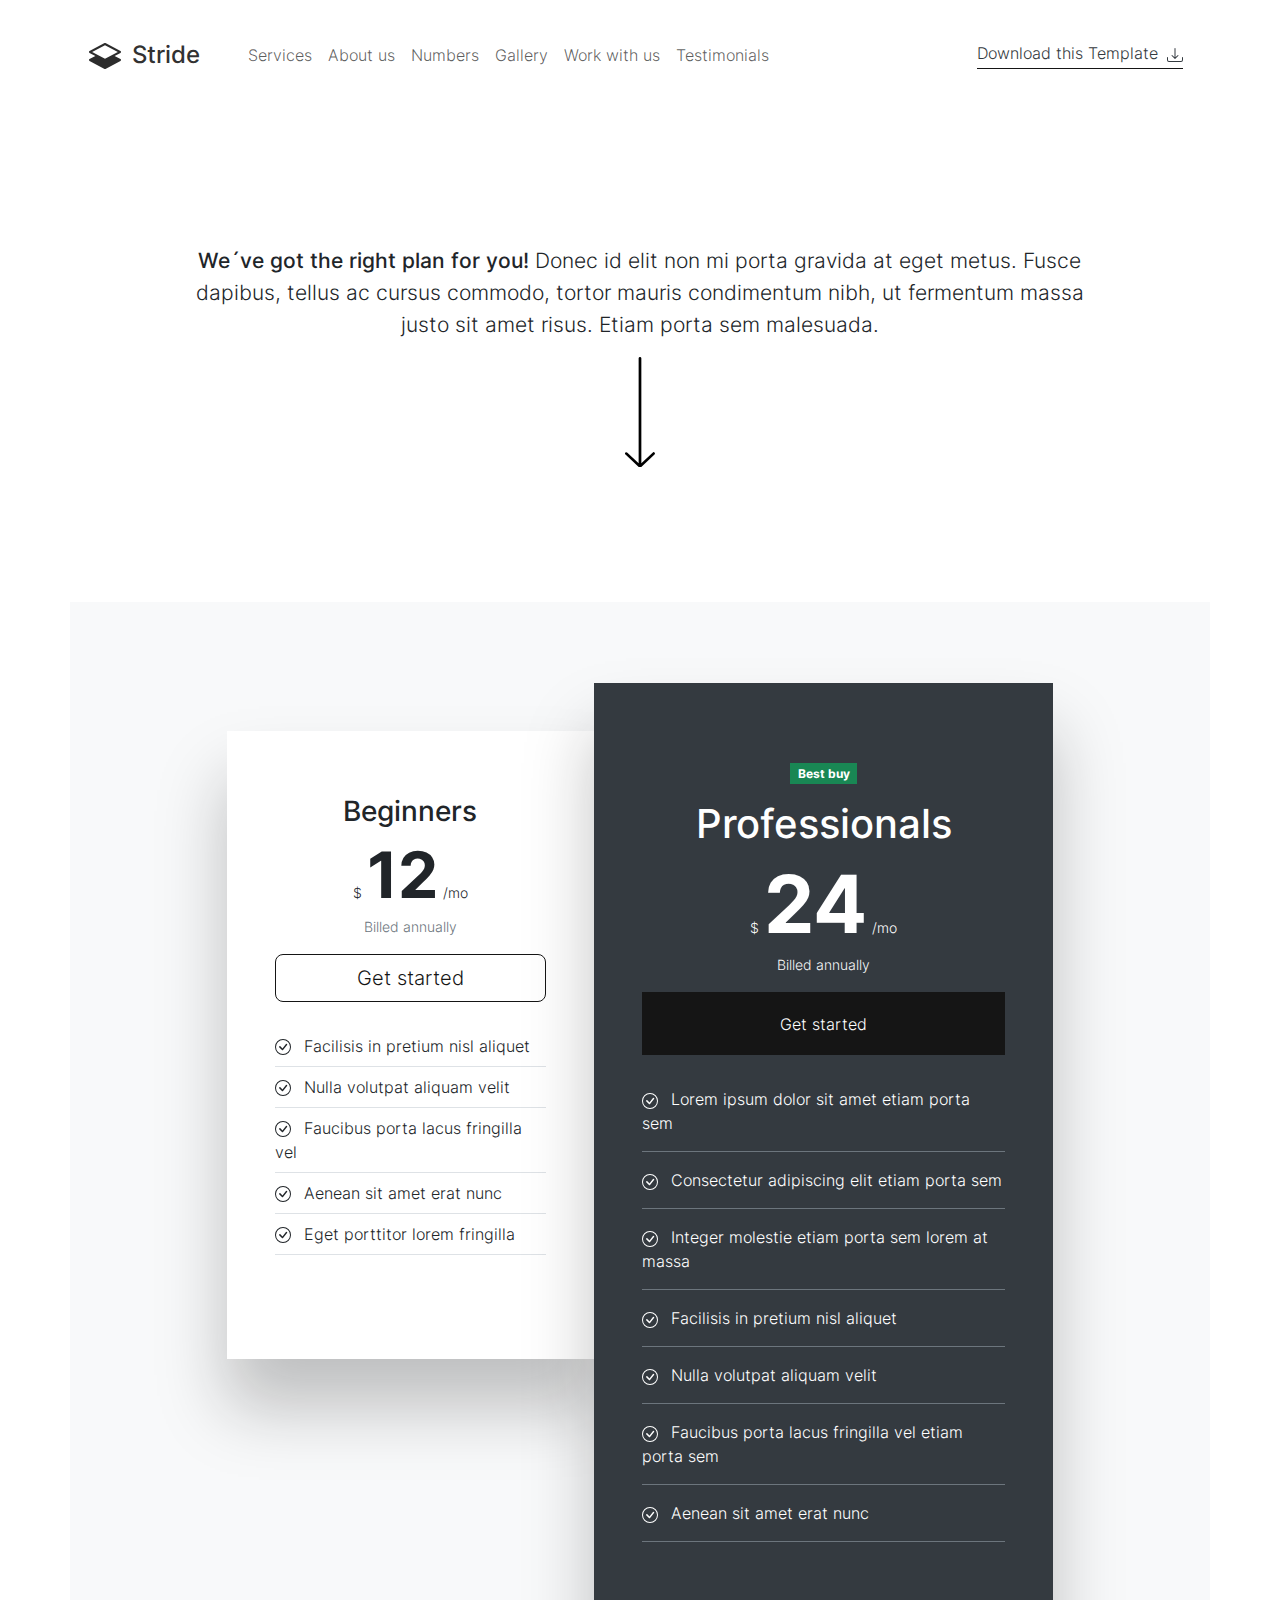
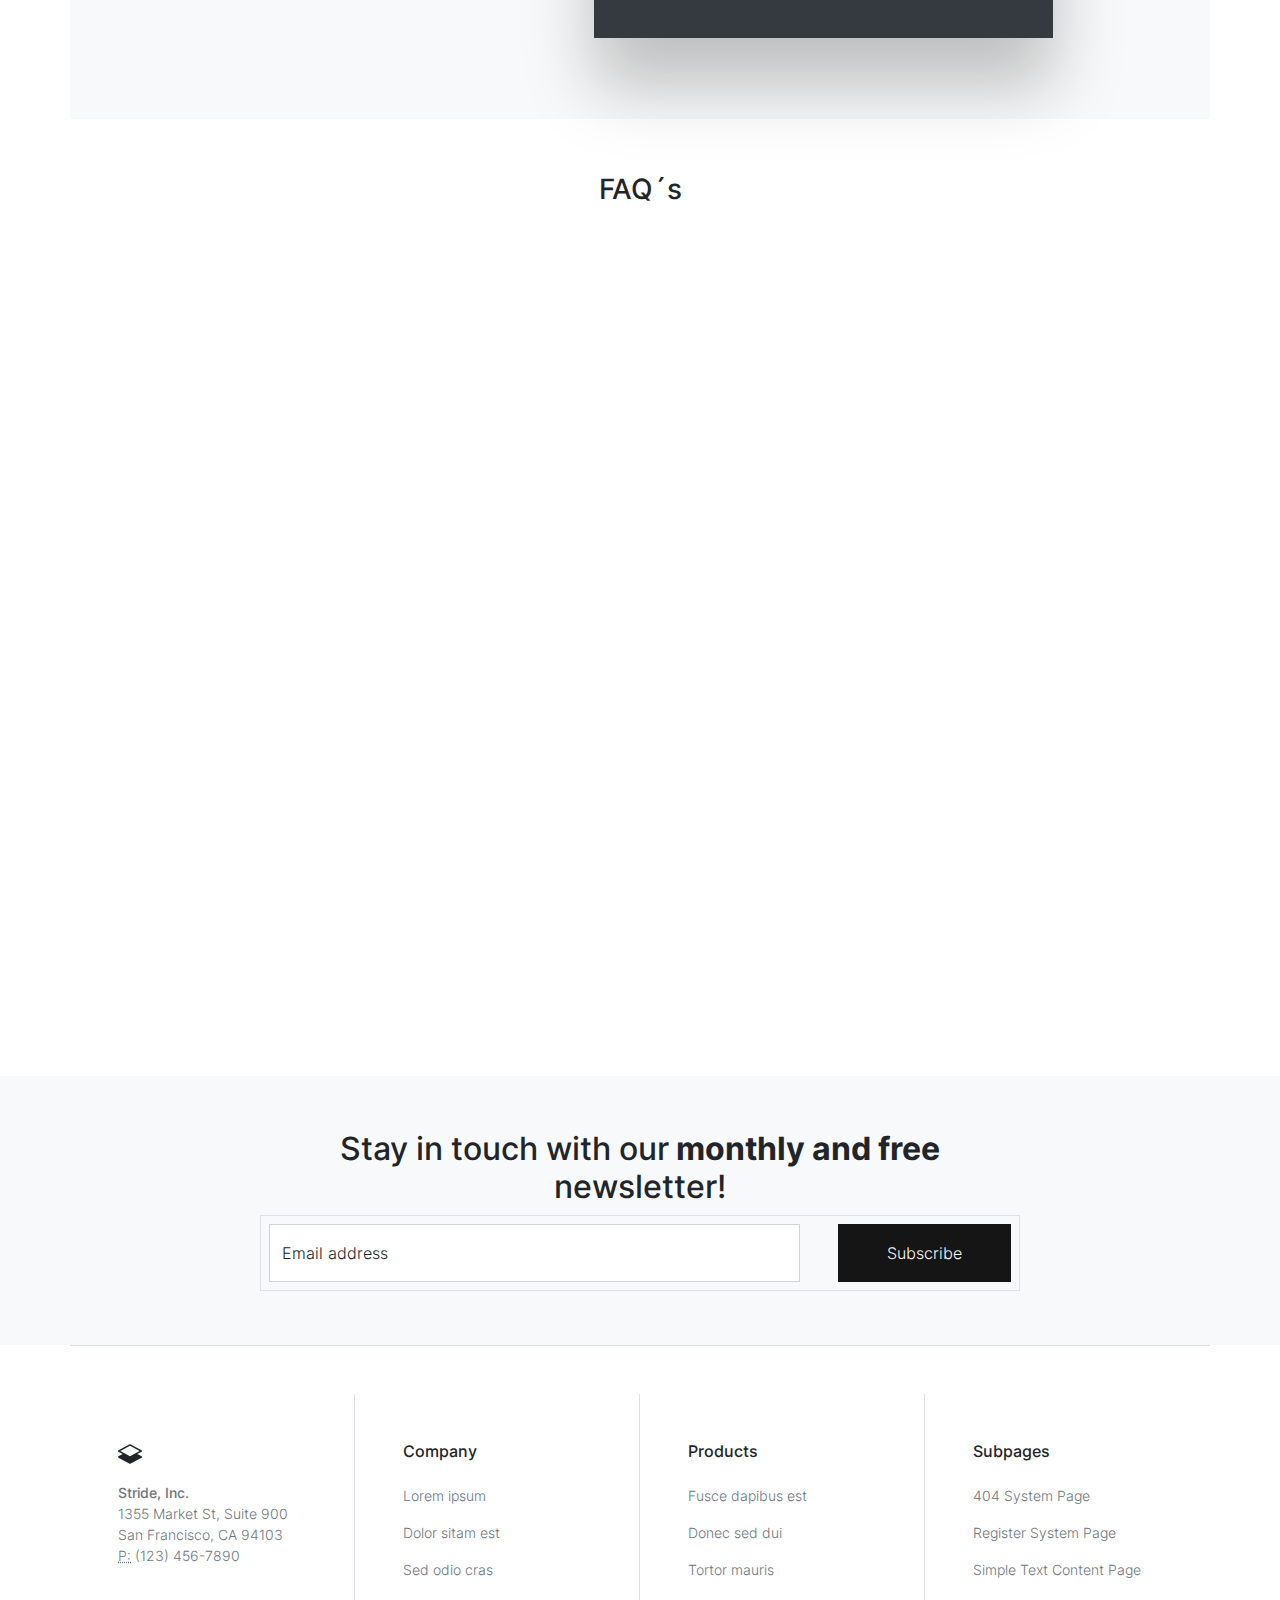
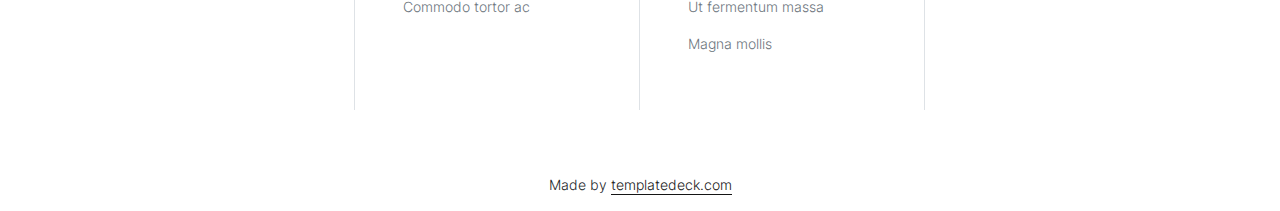
<file: pricing.html>
<!doctype html>
<html class="h-100" lang="en">

  <head>
      <meta charset="utf-8">
  <meta name="viewport" content="width=device-width,initial-scale=1,shrink-to-fit=no">
  <meta name="description" content="A growing collection of ready to use components for the CSS framework Bootstrap 5">
  <link rel="apple-touch-icon" sizes="180x180" href="img/apple-touch-icon.png">
  <link rel="icon" type="image/png" sizes="32x32" href="img/favicon-32x32.png">
  <link rel="icon" type="image/png" sizes="16x16" href="img/favicon-16x16.png">
  <link rel="icon" type="image/png" sizes="96x96" href=".t/img/favicon.png">
  <meta name="author" content="Holger Koenemann">
  <meta name="generator" content="Eleventy v2.0.0">
  <meta name="HandheldFriendly" content="true">
  <title>Pricing</title>
  <link rel="stylesheet" href="css/theme.min.css">

   <style>

/* inter-300 - latin */
@font-face {
  font-family: 'Inter';
  font-style: normal;
  font-weight: 300;
  font-display: swap;
  src: local(''),
       url('./fonts/inter-v12-latin-300.woff2') format('woff2'), /* Chrome 26+, Opera 23+, Firefox 39+ */
       url('./fonts/inter-v12-latin-300.woff') format('woff'); /* Chrome 6+, Firefox 3.6+, IE 9+, Safari 5.1+ */
}

@font-face {
  font-family: 'Inter';
  font-style: normal;
  font-weight: 500;
  font-display: swap;
  src: local(''),
       url('./fonts/inter-v12-latin-500.woff2') format('woff2'), /* Chrome 26+, Opera 23+, Firefox 39+ */
       url('./fonts/inter-v12-latin-500.woff') format('woff'); /* Chrome 6+, Firefox 3.6+, IE 9+, Safari 5.1+ */
}
@font-face {
  font-family: 'Inter';
  font-style: normal;
  font-weight: 700;
  font-display: swap;
  src: local(''),
       url('./fonts/inter-v12-latin-700.woff2') format('woff2'), /* Chrome 26+, Opera 23+, Firefox 39+ */
       url('./fonts/inter-v12-latin-700.woff') format('woff'); /* Chrome 6+, Firefox 3.6+, IE 9+, Safari 5.1+ */
}

</style>

  </head>

  <body data-bs-spy="scroll" data-bs-target="#navScroll">

    <nav id="navScroll" class="navbar navbar-expand-lg navbar-light" tabindex="0">
  <div class="container">
    <a class="navbar-brand pe-4 fs-4" href="/">
  <svg xmlns="http://www.w3.org/2000/svg" width="32" height="32" fill="currentColor" class="bi bi-layers-half" viewbox="0 0 16 16">
    <path d="M8.235 1.559a.5.5 0 0 0-.47 0l-7.5 4a.5.5 0 0 0 0 .882L3.188 8 .264 9.559a.5.5 0 0 0 0 .882l7.5 4a.5.5 0 0 0 .47 0l7.5-4a.5.5 0 0 0 0-.882L12.813 8l2.922-1.559a.5.5 0 0 0 0-.882l-7.5-4zM8 9.433 1.562 6 8 2.567 14.438 6 8 9.433z"/>
  </svg>
  <span class="ms-1 fw-bolder">Stride</span>
</a>

    <button class="navbar-toggler" type="button" data-bs-toggle="collapse" data-bs-target="#navbarSupportedContent" aria-controls="navbarSupportedContent" aria-expanded="false" aria-label="Toggle navigation">
      <span class="navbar-toggler-icon"></span>
    </button>
    <div class="collapse navbar-collapse" id="navbarSupportedContent">
      <ul class="navbar-nav me-auto mb-2 mb-lg-0">
      <li class="nav-item">
    <a class="nav-link" href="#services" aria-label="Brings you to the frontpage">
      Services
    </a>
  </li>
  <li class="nav-item">
    <a class="nav-link" href="#aboutus">
      About us
    </a>
  </li>
  <li class="nav-item">
    <a class="nav-link" href="#numbers">
      Numbers
    </a>
  </li>
  <li class="nav-item">
    <a class="nav-link" href="#gallery">
      Gallery
    </a>
  </li>
  <li class="nav-item">
    <a class="nav-link" href="#workwithus">
      Work with us
    </a>
  </li>
  <li class="nav-item">
    <a class="nav-link" href="#testimonials">
      Testimonials
    </a>
  </li>

    </ul>
      <a href="https://templatedeck.com/stride-html-template.html" data-splitbee-event="Click Download" aria-label="Download this template" class="link-dark pb-1 link-fancy me-2">
        Download this Template       <svg xmlns="http://www.w3.org/2000/svg" width="16" height="16" fill="currentColor" class="bi bi-download ms-1" viewBox="0 0 16 16">
                <path d="M.5 9.9a.5.5 0 0 1 .5.5v2.5a1 1 0 0 0 1 1h12a1 1 0 0 0 1-1v-2.5a.5.5 0 0 1 1 0v2.5a2 2 0 0 1-2 2H2a2 2 0 0 1-2-2v-2.5a.5.5 0 0 1 .5-.5z"/>
                <path d="M7.646 11.854a.5.5 0 0 0 .708 0l3-3a.5.5 0 0 0-.708-.708L8.5 10.293V1.5a.5.5 0 0 0-1 0v8.793L5.354 8.146a.5.5 0 1 0-.708.708l3 3z"/>
              </svg>
      </a>

    </div>
</div>
</nav>

    <main>
      
<div class="py-vh-4 d-flex align-items-center">
      <div class="container">
<div class="row d-flex justify-content-center">
  <div class="col-10 text-center py-vh-3">
    <p class="lead" data-aos="fade"><b>We´ve got the right plan for you!</b> Donec id elit non mi porta gravida at eget metus. Fusce dapibus, tellus ac cursus commodo, tortor mauris condimentum nibh, ut fermentum massa justo sit amet risus. Etiam porta sem
      malesuada.
    </p>
    <svg viewbox="0 0 29 107" xmlns="http://www.w3.org/2000/svg" style="width:30px;" data-aos="fade-down">
      <path d="M15.425 106.639l13.116-12.42c.55-.446.615-1.23.144-1.751a1.363 1.363 0 0 0-1.993 0l-10.887 10.296V1.242C15.805.556 15.218 0 14.493 0c-.724 0-1.311.556-1.311 1.242v101.522L2.308 92.468a1.363 1.363 0 0 0-1.85-.136 1.197 1.197 0 0 0 0 1.887l13.117 12.42a1.364 1.364 0 0 0 1.85 0z" fill="#000" fill-rule="evenodd"></path>
    </svg>
  </div>
</div>

      </div>
    </div>

<div class="">
  <div class="container bg-light py-vh-4">
      <div class="row text-center d-flex justify-content-center gx-0">
  <div class="col-lg-4 mb-4 mt-5">
    <div class="card py-5 shadow border-0" data-aos="fade-right">
      <div class="card-body px-5">
        <h3 class="card-title">Beginners</h3>
        <small>$</small>
        <span class="display-3 fw-bold">12</span>
        <small>/mo</small><br>
        <small class="text-muted">Billed annually</small>
        <div class="d-grid">
          <a href="#" class="btn btn-outline-primary btn-lg mt-3">Get started</a>
        </div>
        <div class="card-text">
          <ul class="checked py-4 text-start list-unstyled">
            <li class="py-2 border-bottom">
              <span class="me-2"><svg xmlns="http://www.w3.org/2000/svg" width="16" height="16" fill="currentColor" class="bi bi-check-circle" viewBox="0 0 16 16">
  <path d="M8 15A7 7 0 1 1 8 1a7 7 0 0 1 0 14zm0 1A8 8 0 1 0 8 0a8 8 0 0 0 0 16z"/>
  <path d="M10.97 4.97a.235.235 0 0 0-.02.022L7.477 9.417 5.384 7.323a.75.75 0 0 0-1.06 1.06L6.97 11.03a.75.75 0 0 0 1.079-.02l3.992-4.99a.75.75 0 0 0-1.071-1.05z"/>
</svg>
</span>
              Facilisis in pretium nisl aliquet</li>
            <li class="py-2 border-bottom">
              <span class="me-2"><svg xmlns="http://www.w3.org/2000/svg" width="16" height="16" fill="currentColor" class="bi bi-check-circle" viewBox="0 0 16 16">
  <path d="M8 15A7 7 0 1 1 8 1a7 7 0 0 1 0 14zm0 1A8 8 0 1 0 8 0a8 8 0 0 0 0 16z"/>
  <path d="M10.97 4.97a.235.235 0 0 0-.02.022L7.477 9.417 5.384 7.323a.75.75 0 0 0-1.06 1.06L6.97 11.03a.75.75 0 0 0 1.079-.02l3.992-4.99a.75.75 0 0 0-1.071-1.05z"/>
</svg>
</span>Nulla volutpat aliquam velit</li>
            <li class="py-2 border-bottom">
              <span class="me-2"><svg xmlns="http://www.w3.org/2000/svg" width="16" height="16" fill="currentColor" class="bi bi-check-circle" viewBox="0 0 16 16">
  <path d="M8 15A7 7 0 1 1 8 1a7 7 0 0 1 0 14zm0 1A8 8 0 1 0 8 0a8 8 0 0 0 0 16z"/>
  <path d="M10.97 4.97a.235.235 0 0 0-.02.022L7.477 9.417 5.384 7.323a.75.75 0 0 0-1.06 1.06L6.97 11.03a.75.75 0 0 0 1.079-.02l3.992-4.99a.75.75 0 0 0-1.071-1.05z"/>
</svg>
</span>Faucibus porta lacus fringilla vel</li>
            <li class="py-2 border-bottom">
              <span class="me-2"><svg xmlns="http://www.w3.org/2000/svg" width="16" height="16" fill="currentColor" class="bi bi-check-circle" viewBox="0 0 16 16">
  <path d="M8 15A7 7 0 1 1 8 1a7 7 0 0 1 0 14zm0 1A8 8 0 1 0 8 0a8 8 0 0 0 0 16z"/>
  <path d="M10.97 4.97a.235.235 0 0 0-.02.022L7.477 9.417 5.384 7.323a.75.75 0 0 0-1.06 1.06L6.97 11.03a.75.75 0 0 0 1.079-.02l3.992-4.99a.75.75 0 0 0-1.071-1.05z"/>
</svg>
</span>Aenean sit amet erat nunc</li>
            <li class="py-2 border-bottom">
              <span class="me-2"><svg xmlns="http://www.w3.org/2000/svg" width="16" height="16" fill="currentColor" class="bi bi-check-circle" viewBox="0 0 16 16">
  <path d="M8 15A7 7 0 1 1 8 1a7 7 0 0 1 0 14zm0 1A8 8 0 1 0 8 0a8 8 0 0 0 0 16z"/>
  <path d="M10.97 4.97a.235.235 0 0 0-.02.022L7.477 9.417 5.384 7.323a.75.75 0 0 0-1.06 1.06L6.97 11.03a.75.75 0 0 0 1.079-.02l3.992-4.99a.75.75 0 0 0-1.071-1.05z"/>
</svg>
</span>Eget porttitor lorem fringilla</li>
          </ul>
        </div>
      </div>
    </div>
  </div>
  <div class="col-lg-5" data-aos="fade-left">
    <div class="card border-0 py-5 bg-dark text-white rounded shadow">
      <div class="card-body px-5">
        <span class="badge bg-success my-3">Best buy</span>
        <h2 class="card-title fs-1">Professionals</h2>
        <small>$</small>
        <span class="display-1 fw-bold">24</span>
        <small>/mo</small><br>
        <small class="text-light">Billed annually</small>
        <div class="d-grid">
          <a href="#" class="btn btn-primary btn-xl mt-3">Get started</a>
        </div>

        <div class="card-text">
          <ul class="py-3 text-start list-unstyled">
            <li class="py-3 border-bottom border-secondary">
              <span class="me-2"><svg xmlns="http://www.w3.org/2000/svg" width="16" height="16" fill="currentColor" class="bi bi-check-circle" viewBox="0 0 16 16">
  <path d="M8 15A7 7 0 1 1 8 1a7 7 0 0 1 0 14zm0 1A8 8 0 1 0 8 0a8 8 0 0 0 0 16z"/>
  <path d="M10.97 4.97a.235.235 0 0 0-.02.022L7.477 9.417 5.384 7.323a.75.75 0 0 0-1.06 1.06L6.97 11.03a.75.75 0 0 0 1.079-.02l3.992-4.99a.75.75 0 0 0-1.071-1.05z"/>
</svg>
</span>Lorem ipsum dolor sit amet etiam porta sem</li>
            <li class="py-3 border-bottom border-secondary">
              <span class="me-2"><svg xmlns="http://www.w3.org/2000/svg" width="16" height="16" fill="currentColor" class="bi bi-check-circle" viewBox="0 0 16 16">
  <path d="M8 15A7 7 0 1 1 8 1a7 7 0 0 1 0 14zm0 1A8 8 0 1 0 8 0a8 8 0 0 0 0 16z"/>
  <path d="M10.97 4.97a.235.235 0 0 0-.02.022L7.477 9.417 5.384 7.323a.75.75 0 0 0-1.06 1.06L6.97 11.03a.75.75 0 0 0 1.079-.02l3.992-4.99a.75.75 0 0 0-1.071-1.05z"/>
</svg>
</span>Consectetur adipiscing elit etiam porta sem</li>
            <li class="py-3 border-bottom border-secondary">
              <span class="me-2"><svg xmlns="http://www.w3.org/2000/svg" width="16" height="16" fill="currentColor" class="bi bi-check-circle" viewBox="0 0 16 16">
  <path d="M8 15A7 7 0 1 1 8 1a7 7 0 0 1 0 14zm0 1A8 8 0 1 0 8 0a8 8 0 0 0 0 16z"/>
  <path d="M10.97 4.97a.235.235 0 0 0-.02.022L7.477 9.417 5.384 7.323a.75.75 0 0 0-1.06 1.06L6.97 11.03a.75.75 0 0 0 1.079-.02l3.992-4.99a.75.75 0 0 0-1.071-1.05z"/>
</svg>
</span>Integer molestie etiam porta sem lorem at massa</li>
            <li class="py-3 border-bottom border-secondary">
              <span class="me-2"><svg xmlns="http://www.w3.org/2000/svg" width="16" height="16" fill="currentColor" class="bi bi-check-circle" viewBox="0 0 16 16">
  <path d="M8 15A7 7 0 1 1 8 1a7 7 0 0 1 0 14zm0 1A8 8 0 1 0 8 0a8 8 0 0 0 0 16z"/>
  <path d="M10.97 4.97a.235.235 0 0 0-.02.022L7.477 9.417 5.384 7.323a.75.75 0 0 0-1.06 1.06L6.97 11.03a.75.75 0 0 0 1.079-.02l3.992-4.99a.75.75 0 0 0-1.071-1.05z"/>
</svg>
</span>Facilisis in pretium nisl aliquet</li>
            <li class="py-3 border-bottom border-secondary">
              <span class="me-2"><svg xmlns="http://www.w3.org/2000/svg" width="16" height="16" fill="currentColor" class="bi bi-check-circle" viewBox="0 0 16 16">
  <path d="M8 15A7 7 0 1 1 8 1a7 7 0 0 1 0 14zm0 1A8 8 0 1 0 8 0a8 8 0 0 0 0 16z"/>
  <path d="M10.97 4.97a.235.235 0 0 0-.02.022L7.477 9.417 5.384 7.323a.75.75 0 0 0-1.06 1.06L6.97 11.03a.75.75 0 0 0 1.079-.02l3.992-4.99a.75.75 0 0 0-1.071-1.05z"/>
</svg>
</span>Nulla volutpat aliquam velit</li>
            <li class="py-3 border-bottom border-secondary">
              <span class="me-2"><svg xmlns="http://www.w3.org/2000/svg" width="16" height="16" fill="currentColor" class="bi bi-check-circle" viewBox="0 0 16 16">
  <path d="M8 15A7 7 0 1 1 8 1a7 7 0 0 1 0 14zm0 1A8 8 0 1 0 8 0a8 8 0 0 0 0 16z"/>
  <path d="M10.97 4.97a.235.235 0 0 0-.02.022L7.477 9.417 5.384 7.323a.75.75 0 0 0-1.06 1.06L6.97 11.03a.75.75 0 0 0 1.079-.02l3.992-4.99a.75.75 0 0 0-1.071-1.05z"/>
</svg>
</span>Faucibus porta lacus fringilla vel etiam porta sem</li>
            <li class="py-3 border-bottom border-secondary">
              <span class="me-2"><svg xmlns="http://www.w3.org/2000/svg" width="16" height="16" fill="currentColor" class="bi bi-check-circle" viewBox="0 0 16 16">
  <path d="M8 15A7 7 0 1 1 8 1a7 7 0 0 1 0 14zm0 1A8 8 0 1 0 8 0a8 8 0 0 0 0 16z"/>
  <path d="M10.97 4.97a.235.235 0 0 0-.02.022L7.477 9.417 5.384 7.323a.75.75 0 0 0-1.06 1.06L6.97 11.03a.75.75 0 0 0 1.079-.02l3.992-4.99a.75.75 0 0 0-1.071-1.05z"/>
</svg>
</span>Aenean sit amet erat nunc</li>
          </ul>
        </div>

      </div>
    </div>
  </div>
</div>

  </div>
</div>

<div class="bg-white py-vh-3">
  <div class="container">
      
  <div class="row d-flex d-flex align-items-stretch justify-content-center">
    <div class="col-12 text-center">
      <h3>FAQ´s</h3>
    </div>

    <div class="col-12 col-lg-10 col-xl-8">
      <div class="row d-flex justify-content-between">
        <div class="col-md-5 border-top py-vh-3" data-aos="fade-right" data-aos-duration="500">
          <h5>Which Credit Card´s do you support?</h5>
          <p>Donec id elit non mi porta gravida at eget metus. Fusce dapibus, tellus ac cursus commodo.</p>
        </div>

        <div class="col-md-5 border-top py-vh-3" data-aos="fade-left" data-aos-duration="700">
          <h5>Can I pay per year?</h5>
          <p>Donec id elit non mi porta gravida at eget metus. Fusce dapibus, tellus ac cursus commodo.</p>
        </div>

        <div class="col-md-5 border-top py-vh-3" data-aos="fade-right" data-aos-duration="900">
          <h5>Where I find my invoice?</h5>
          <p>Donec id elit non mi porta gravida at eget metus. Fusce dapibus, tellus ac cursus commodo, tortor mauris condimentum nibh, ut fermentum massa justo sit amet risus. Etiam porta sem malesuada magna mollis euismod. Donec sed odio dui.</p>
        </div>

        <div class="col-md-5 border-top py-vh-3" data-aos="fade-left" data-aos-duration="1100">
          <h5>I can´t login. What now?</h5>
          <p>Donec id elit non mi porta gravida at eget metus. Fusce dapibus, tellus ac cursus commodo. Fusce dapibus, tellus ac cursus commodo.</p>
        </div>

        <div class="col-md-5 border-top py-vh-3" data-aos="fade-right" data-aos-duration="1300">
          <h5>Can I get a refund?</h5>
          <p>Donec id elit non mi porta gravida at eget metus. Fusce dapibus, tellus ac cursus commodo.</p>
        </div>
      </div>
    </div>
  </div>

  </div>
</div>

<div class="bg-light">
    <div class="container py-vh-3">
      <div class="row d-flex justify-content-center">
        <div class="col-12 col-lg-8 text-center">
          <h3 class="fs-2">Stay in touch with our<span class="fw-bold">
              monthly and free</span>
            newsletter!
        </h3></div>
        <div class="col-12 col-lg-8 text-center">
          <div class="row">
            <div class="grouped-inputs border p-2 bg-light">
  <div class="row">
    <div class="col-12 col-md">
      <form class="form-floating">
        <input type="email" class="form-control p-3" id="floatingInput" placeholder="name@example.com">
        <label for="floatingInput">Email address</label>
      </form>
    </div>
    <div class="col-12 col-md-auto mt-2 mt-md-0">
      <button class="btn btn-primary py-3 px-5 w-100" aria-label="Subscribe to our newsletter">Subscribe</button>
    </div>
  </div>
</div>

          </div>
        </div>
      </div>
    </div>
  </div>

    </main>

    <footer>
  <div class="container small border-top">
    <div class="row py-5 d-flex justify-content-between">

<div class="col-12 col-lg-6 col-xl-3 border-end p-5">
  <svg xmlns="http://www.w3.org/2000/svg" width="24" height="24" fill="currentColor" class="bi bi-layers-half" viewbox="0 0 16 16">
    <path d="M8.235 1.559a.5.5 0 0 0-.47 0l-7.5 4a.5.5 0 0 0 0 .882L3.188 8 .264 9.559a.5.5 0 0 0 0 .882l7.5 4a.5.5 0 0 0 .47 0l7.5-4a.5.5 0 0 0 0-.882L12.813 8l2.922-1.559a.5.5 0 0 0 0-.882l-7.5-4zM8 9.433 1.562 6 8 2.567 14.438 6 8 9.433z"/>
  </svg>
  <address class="text-secondary mt-3">
    <strong>Stride, Inc.</strong><br>
    1355 Market St, Suite 900<br>
    San Francisco, CA 94103<br>
    <abbr title="Phone">P:</abbr>
    (123) 456-7890
  </address>
</div>
<div class="col-12 col-lg-6 col-xl-3 border-end p-5">
  <h3 class="h6 mb-3">Company</h3>
  <ul class="nav flex-column">
    <li class="nav-item">
      <a class="nav-link link-secondary ps-0" aria-current="page" href="#">Lorem ipsum</a>
    </li>
    <li class="nav-item">
      <a class="nav-link link-secondary ps-0" href="#">Dolor sitam est</a>
    </li>
    <li class="nav-item">
      <a class="nav-link link-secondary ps-0" href="#">Sed odio cras</a>
    </li>
    <li class="nav-item">
      <a class="nav-link link-secondary ps-0" href="#">Commodo tortor ac</a>
    </li>
  </ul>
</div>
<div class="col-12 col-lg-6 col-xl-3 border-end p-5">
  <h3 class="h6 mb-3">Products</h3>
  <ul class="nav flex-column">
    <li class="nav-item">
      <a class="nav-link link-secondary ps-0" aria-current="page" href="#">Fusce dapibus est</a>
    </li>
    <li class="nav-item">
      <a class="nav-link link-secondary ps-0" href="#">Donec sed dui</a>
    </li>
    <li class="nav-item">
      <a class="nav-link link-secondary ps-0" href="#">Tortor mauris</a>
    </li>
    <li class="nav-item">
      <a class="nav-link link-secondary ps-0" href="#">Ut fermentum massa</a>
    </li>

    <li class="nav-item">
      <a class="nav-link link-secondary ps-0" href="#">Magna mollis</a>
    </li>
  </ul>
</div>
<div class="col-12 col-lg-6 col-xl-3 p-5">
  <h3 class="h6 mb-3">Subpages</h3>
  <ul class="nav flex-column">
    <li class="nav-item">
      <a class="nav-link link-secondary ps-0" aria-current="page" href="404.html">404 System Page</a>
      <a class="nav-link link-secondary ps-0" aria-current="page" href="register.html">Register System Page</a>
            <a class="nav-link link-secondary ps-0" aria-current="page" href="content.html">Simple Text Content Page</a>
    </li>
  </ul>
</div>
</div>
</div>

<div class="container text-center py-3 small">Made by <a href="https://templatedeck.com" class="link-fancy" target="_blank">templatedeck.com</a>
</div>
</footer>

    <script src="js/bootstrap.bundle.min.js"></script>
<script src="js/aos.js"></script>
 <script>
 AOS.init({
   duration: 800, // values from 0 to 3000, with step 50ms
 });
 </script>

 <script>
  let scrollpos = window.scrollY
  const header = document.querySelector(".navbar")
  const header_height = header.offsetHeight

  const add_class_on_scroll = () => header.classList.add("scrolled", "shadow-sm")
  const remove_class_on_scroll = () => header.classList.remove("scrolled", "shadow-sm")

  window.addEventListener('scroll', function() {
    scrollpos = window.scrollY;

    if (scrollpos >= header_height) { add_class_on_scroll() }
    else { remove_class_on_scroll() }

    console.log(scrollpos)
  })
</script>

  </body>
</html>
</file>
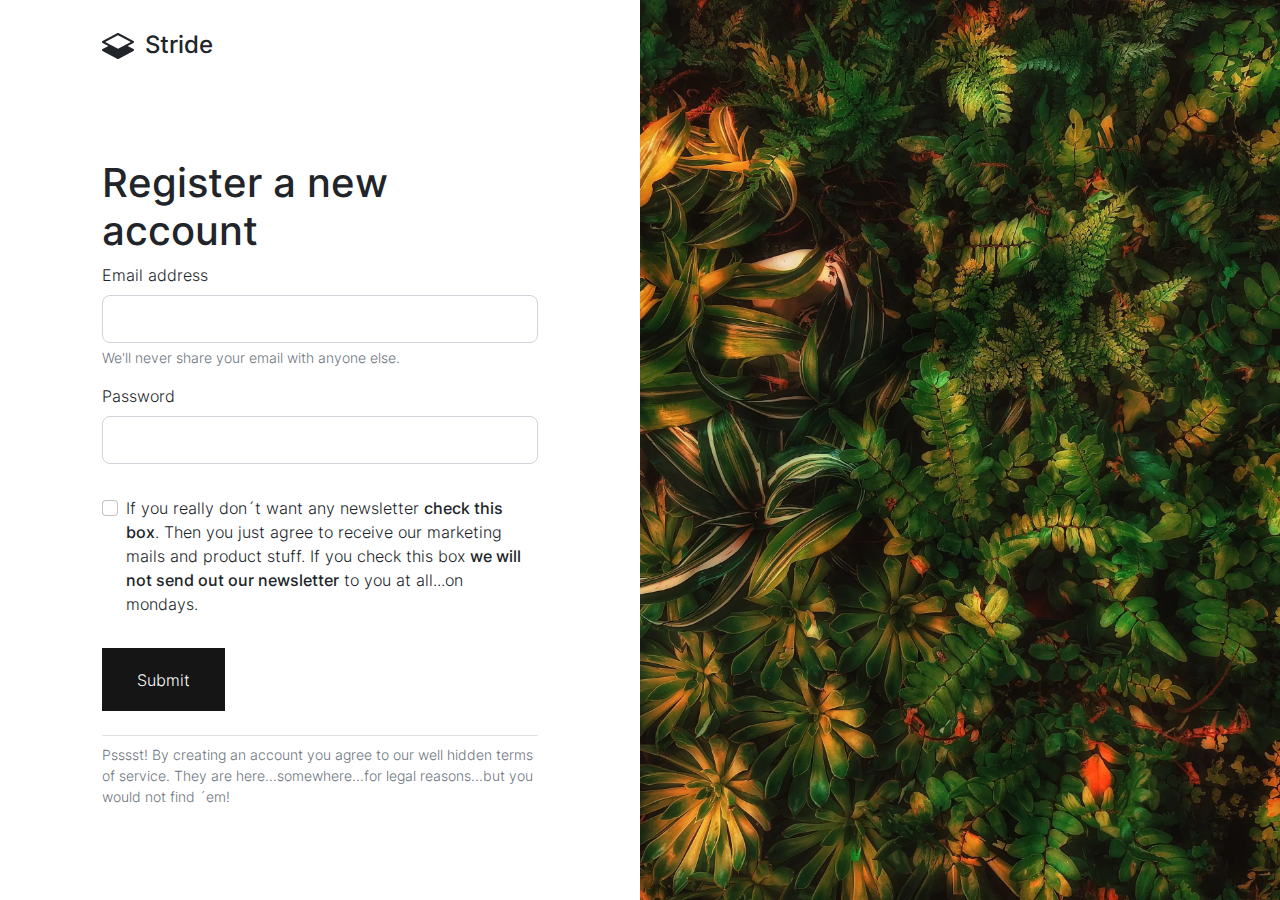
<file: register.html>
<!doctype html>
<html class="h-100" lang="en">

  <head>
      <meta charset="utf-8">
  <meta name="viewport" content="width=device-width,initial-scale=1,shrink-to-fit=no">
  <meta name="description" content="A growing collection of ready to use components for the CSS framework Bootstrap 5">
  <link rel="apple-touch-icon" sizes="180x180" href="img/apple-touch-icon.png">
  <link rel="icon" type="image/png" sizes="32x32" href="img/favicon-32x32.png">
  <link rel="icon" type="image/png" sizes="16x16" href="img/favicon-16x16.png">
  <link rel="icon" type="image/png" sizes="96x96" href=".t/img/favicon.png">
  <meta name="author" content="Holger Koenemann">
  <meta name="generator" content="Eleventy v2.0.0">
  <meta name="HandheldFriendly" content="true">
  <title>Register a new account</title>
  <link rel="stylesheet" href="css/theme.min.css">

   <style>

/* inter-300 - latin */
@font-face {
  font-family: 'Inter';
  font-style: normal;
  font-weight: 300;
  font-display: swap;
  src: local(''),
       url('./fonts/inter-v12-latin-300.woff2') format('woff2'), /* Chrome 26+, Opera 23+, Firefox 39+ */
       url('./fonts/inter-v12-latin-300.woff') format('woff'); /* Chrome 6+, Firefox 3.6+, IE 9+, Safari 5.1+ */
}

@font-face {
  font-family: 'Inter';
  font-style: normal;
  font-weight: 500;
  font-display: swap;
  src: local(''),
       url('./fonts/inter-v12-latin-500.woff2') format('woff2'), /* Chrome 26+, Opera 23+, Firefox 39+ */
       url('./fonts/inter-v12-latin-500.woff') format('woff'); /* Chrome 6+, Firefox 3.6+, IE 9+, Safari 5.1+ */
}
@font-face {
  font-family: 'Inter';
  font-style: normal;
  font-weight: 700;
  font-display: swap;
  src: local(''),
       url('./fonts/inter-v12-latin-700.woff2') format('woff2'), /* Chrome 26+, Opera 23+, Firefox 39+ */
       url('./fonts/inter-v12-latin-700.woff') format('woff'); /* Chrome 6+, Firefox 3.6+, IE 9+, Safari 5.1+ */
}

</style>

  </head>

  <body class="d-flex h-100 w-100" data-bs-spy="scroll" data-bs-target="#navScroll">

    <div class="h-100 container-fluid">
      <div class="h-100 row d-flex align-items-stretch">
        
          <div class="col-12 col-md-7 col-lg-6 d-flex align-items-start flex-column px-vw-5">
          
            <header class="mb-auto py-vh-2 col-12">
              <a class="navbar-brand pe-4 fs-4" href="/">
  <svg xmlns="http://www.w3.org/2000/svg" width="32" height="32" fill="currentColor" class="bi bi-layers-half" viewbox="0 0 16 16">
    <path d="M8.235 1.559a.5.5 0 0 0-.47 0l-7.5 4a.5.5 0 0 0 0 .882L3.188 8 .264 9.559a.5.5 0 0 0 0 .882l7.5 4a.5.5 0 0 0 .47 0l7.5-4a.5.5 0 0 0 0-.882L12.813 8l2.922-1.559a.5.5 0 0 0 0-.882l-7.5-4zM8 9.433 1.562 6 8 2.567 14.438 6 8 9.433z"/>
  </svg>
  <span class="ms-1 fw-bolder">Stride</span>
</a>

            </header>
            <main class="mb-auto col-12">
              <h1>Register a new account</h1>
              
<form class="row">
  <div class="col-12">
  <div class="mb-3">
    <label for="exampleInputEmail1" class="form-label">Email address</label>
    <input type="email" class="form-control form-control-lg" id="exampleInputEmail1" aria-describedby="emailHelp">
    <div id="emailHelp" class="form-text">We'll never share your email with anyone else.</div>
  </div>
  <div class="mb-3">
    <label for="exampleInputPassword1" class="form-label">Password</label>
    <input type="password" class="form-control form-control-lg" id="exampleInputPassword1">
  </div>
  <div class="mb-3 form-check py-3">
    <input type="checkbox" class="form-check-input" id="exampleCheck1">
    <label class="form-check-label" for="exampleCheck1">If you really don´t want any newsletter <strong>check this box</strong>. Then you just agree to receive our marketing mails and product stuff. If you check this box <strong>we will not send out our newsletter</strong> to you at all...on mondays.</label>
  </div>
  <button type="submit" class="btn btn-primary btn-xl mb-4">Submit</button>
    <p class="small text-muted border-top py-2">Psssst! By creating an account you agree to our well hidden terms of service. They are here...somewhere...for legal reasons...but you would not find ´em!</p>
</div>
</form>

            </main>
          </div>
          
            <div class="col-12 col-md-5 col-lg-6 bg-cover" style="background-image: url('./img/webp/colorful.webp');"></div>
          
        </div>

      </div></body>
    </html>
</file>
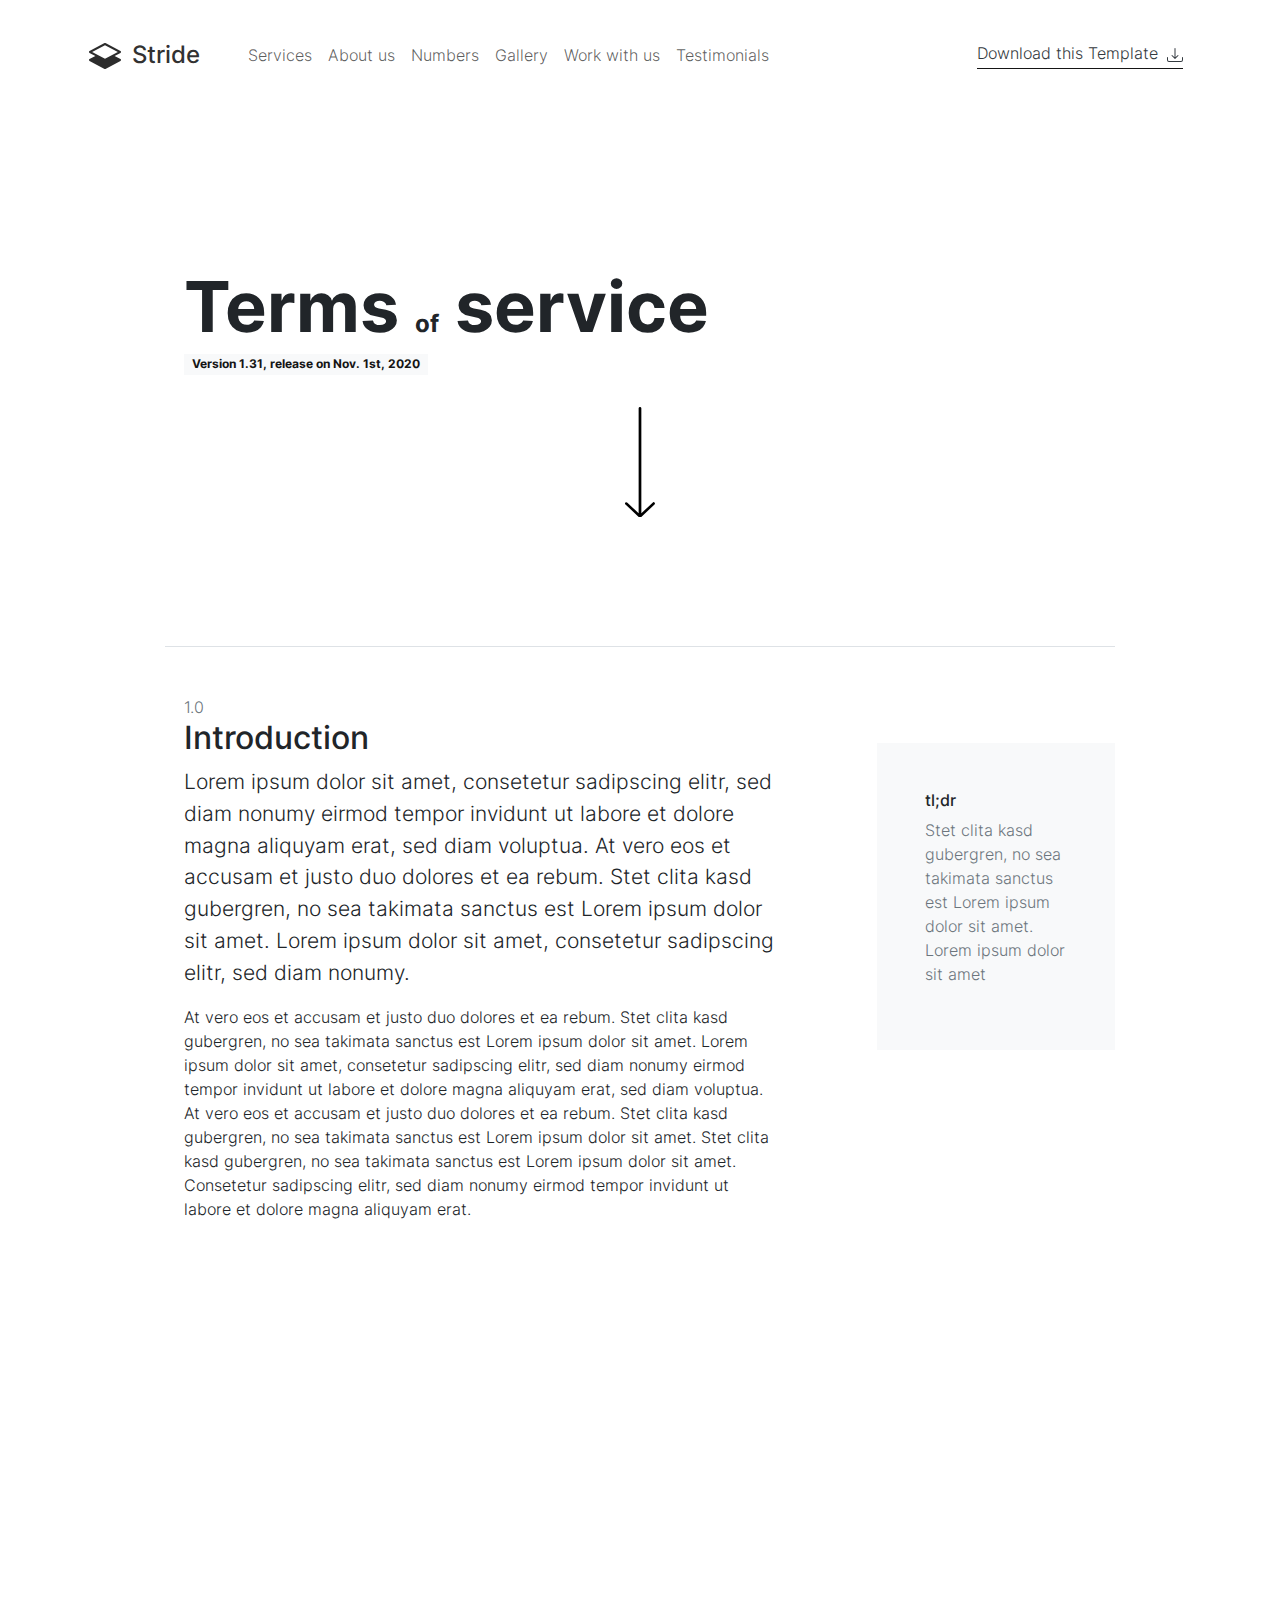
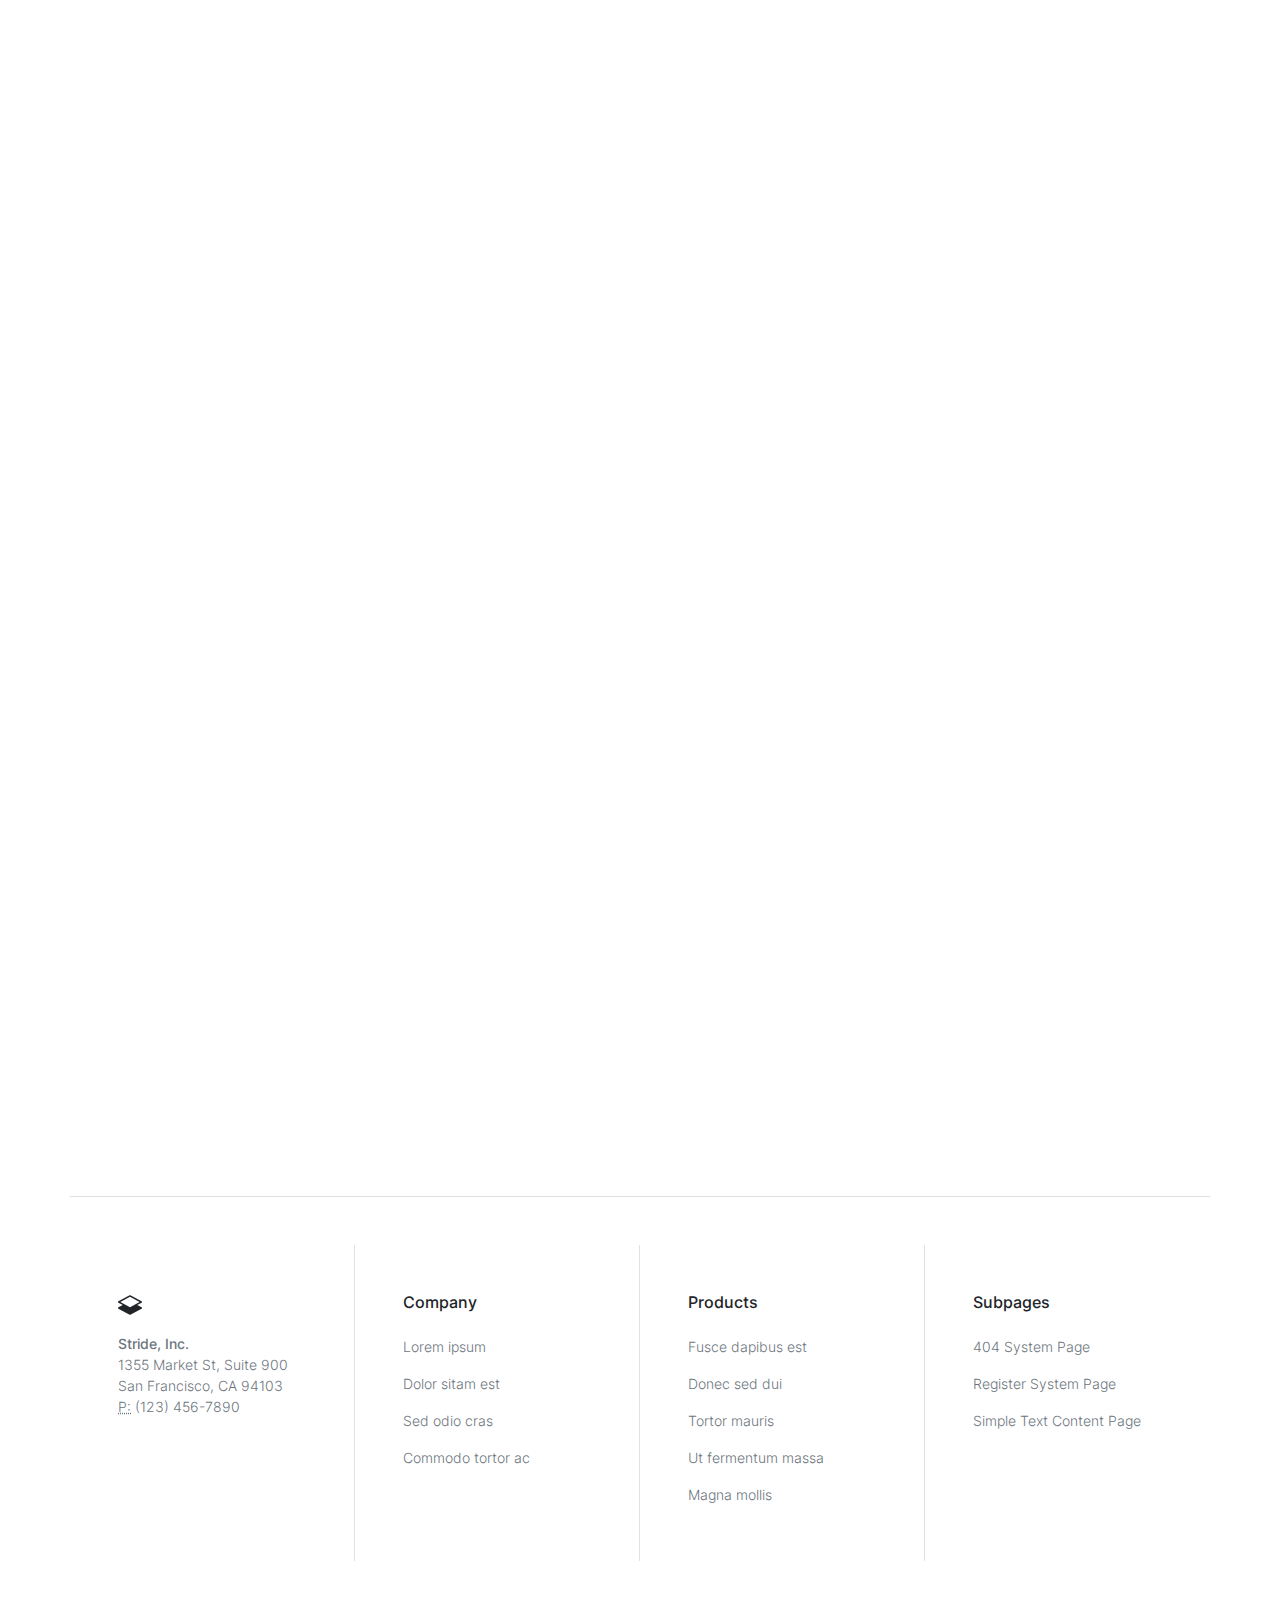
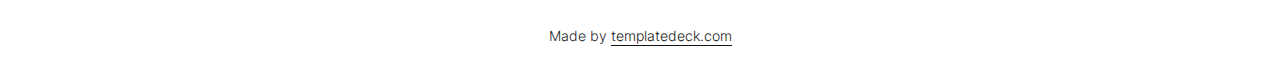
<file: terms.html>
<!doctype html>
<html class="h-100" lang="en">

  <head>
      <meta charset="utf-8">
  <meta name="viewport" content="width=device-width,initial-scale=1,shrink-to-fit=no">
  <meta name="description" content="A growing collection of ready to use components for the CSS framework Bootstrap 5">
  <link rel="apple-touch-icon" sizes="180x180" href="img/apple-touch-icon.png">
  <link rel="icon" type="image/png" sizes="32x32" href="img/favicon-32x32.png">
  <link rel="icon" type="image/png" sizes="16x16" href="img/favicon-16x16.png">
  <link rel="icon" type="image/png" sizes="96x96" href=".t/img/favicon.png">
  <meta name="author" content="Holger Koenemann">
  <meta name="generator" content="Eleventy v2.0.0">
  <meta name="HandheldFriendly" content="true">
  <title>Terms of Service</title>
  <link rel="stylesheet" href="css/theme.min.css">

   <style>

/* inter-300 - latin */
@font-face {
  font-family: 'Inter';
  font-style: normal;
  font-weight: 300;
  font-display: swap;
  src: local(''),
       url('./fonts/inter-v12-latin-300.woff2') format('woff2'), /* Chrome 26+, Opera 23+, Firefox 39+ */
       url('./fonts/inter-v12-latin-300.woff') format('woff'); /* Chrome 6+, Firefox 3.6+, IE 9+, Safari 5.1+ */
}

@font-face {
  font-family: 'Inter';
  font-style: normal;
  font-weight: 500;
  font-display: swap;
  src: local(''),
       url('./fonts/inter-v12-latin-500.woff2') format('woff2'), /* Chrome 26+, Opera 23+, Firefox 39+ */
       url('./fonts/inter-v12-latin-500.woff') format('woff'); /* Chrome 6+, Firefox 3.6+, IE 9+, Safari 5.1+ */
}
@font-face {
  font-family: 'Inter';
  font-style: normal;
  font-weight: 700;
  font-display: swap;
  src: local(''),
       url('./fonts/inter-v12-latin-700.woff2') format('woff2'), /* Chrome 26+, Opera 23+, Firefox 39+ */
       url('./fonts/inter-v12-latin-700.woff') format('woff'); /* Chrome 6+, Firefox 3.6+, IE 9+, Safari 5.1+ */
}

</style>

  </head>

  <body data-bs-spy="scroll" data-bs-target="#navScroll">

    <nav id="navScroll" class="navbar navbar-expand-lg navbar-light" tabindex="0">
  <div class="container">
    <a class="navbar-brand pe-4 fs-4" href="/">
  <svg xmlns="http://www.w3.org/2000/svg" width="32" height="32" fill="currentColor" class="bi bi-layers-half" viewbox="0 0 16 16">
    <path d="M8.235 1.559a.5.5 0 0 0-.47 0l-7.5 4a.5.5 0 0 0 0 .882L3.188 8 .264 9.559a.5.5 0 0 0 0 .882l7.5 4a.5.5 0 0 0 .47 0l7.5-4a.5.5 0 0 0 0-.882L12.813 8l2.922-1.559a.5.5 0 0 0 0-.882l-7.5-4zM8 9.433 1.562 6 8 2.567 14.438 6 8 9.433z"/>
  </svg>
  <span class="ms-1 fw-bolder">Stride</span>
</a>

    <button class="navbar-toggler" type="button" data-bs-toggle="collapse" data-bs-target="#navbarSupportedContent" aria-controls="navbarSupportedContent" aria-expanded="false" aria-label="Toggle navigation">
      <span class="navbar-toggler-icon"></span>
    </button>
    <div class="collapse navbar-collapse" id="navbarSupportedContent">
      <ul class="navbar-nav me-auto mb-2 mb-lg-0">
      <li class="nav-item">
    <a class="nav-link" href="#services" aria-label="Brings you to the frontpage">
      Services
    </a>
  </li>
  <li class="nav-item">
    <a class="nav-link" href="#aboutus">
      About us
    </a>
  </li>
  <li class="nav-item">
    <a class="nav-link" href="#numbers">
      Numbers
    </a>
  </li>
  <li class="nav-item">
    <a class="nav-link" href="#gallery">
      Gallery
    </a>
  </li>
  <li class="nav-item">
    <a class="nav-link" href="#workwithus">
      Work with us
    </a>
  </li>
  <li class="nav-item">
    <a class="nav-link" href="#testimonials">
      Testimonials
    </a>
  </li>

    </ul>
      <a href="https://templatedeck.com/stride-html-template.html" data-splitbee-event="Click Download" aria-label="Download this template" class="link-dark pb-1 link-fancy me-2">
        Download this Template       <svg xmlns="http://www.w3.org/2000/svg" width="16" height="16" fill="currentColor" class="bi bi-download ms-1" viewBox="0 0 16 16">
                <path d="M.5 9.9a.5.5 0 0 1 .5.5v2.5a1 1 0 0 0 1 1h12a1 1 0 0 0 1-1v-2.5a.5.5 0 0 1 1 0v2.5a2 2 0 0 1-2 2H2a2 2 0 0 1-2-2v-2.5a.5.5 0 0 1 .5-.5z"/>
                <path d="M7.646 11.854a.5.5 0 0 0 .708 0l3-3a.5.5 0 0 0-.708-.708L8.5 10.293V1.5a.5.5 0 0 0-1 0v8.793L5.354 8.146a.5.5 0 1 0-.708.708l3 3z"/>
              </svg>
      </a>

    </div>
</div>
</nav>

    <main>
      
<div class="container py-vh-4">
  <div class="row d-flex justify-content-center">
    <div class="col-12 col-lg-10">
      <div class="row">
        <div class="col-12 py-vh-4">
          <h1 class="display-huge fw-bold lh-1" data-aos="fade-down">Terms
            <span class="fs-4">of</span>
            service</h1>
            <span class="h6 badge text-bg-light" data-aos="fade-down">Version 1.31, release on Nov. 1st, 2020</span>
          <div class="mt-4 d-flex justify-content-center" data-aos="fade-down" data-aos-delay="200">
            <svg viewbox="0 0 29 107" xmlns="http://www.w3.org/2000/svg" style="width:30px;" data-aos="fade-down">
              <path d="M15.425 106.639l13.116-12.42c.55-.446.615-1.23.144-1.751a1.363 1.363 0 0 0-1.993 0l-10.887 10.296V1.242C15.805.556 15.218 0 14.493 0c-.724 0-1.311.556-1.311 1.242v101.522L2.308 92.468a1.363 1.363 0 0 0-1.85-.136 1.197 1.197 0 0 0 0 1.887l13.117 12.42a1.364 1.364 0 0 0 1.85 0z" fill="#000" fill-rule="evenodd"></path>
            </svg>

          </div>
        </div>
      </div>
      <div class="row d-flex align-items-start mt-5 border-top pt-5" data-aos="fade">
        <div class="col-12 col-lg-8">
          <span class="text-secondary">1.0</span>
              <h2>Introduction</h2>
              <p class="lead">
                Lorem ipsum dolor sit amet, consetetur sadipscing elitr, sed diam nonumy eirmod tempor invidunt ut labore et dolore magna aliquyam erat, sed diam voluptua. At vero eos et accusam et justo duo dolores et ea rebum. Stet clita kasd
                gubergren, no sea takimata sanctus est Lorem ipsum dolor sit amet. Lorem ipsum dolor sit amet, consetetur sadipscing elitr, sed diam nonumy.</p>
          <p>At vero eos et accusam et justo duo dolores et ea rebum. Stet clita kasd gubergren, no sea takimata sanctus est Lorem ipsum dolor sit amet. Lorem ipsum dolor sit amet, consetetur sadipscing elitr, sed diam nonumy eirmod tempor invidunt ut labore
            et dolore magna aliquyam erat, sed diam voluptua. At vero eos et accusam et justo duo dolores et ea rebum. Stet clita kasd gubergren, no sea takimata sanctus est Lorem ipsum dolor sit amet. Stet clita kasd gubergren, no sea takimata sanctus est Lorem
            ipsum dolor sit amet. Consetetur sadipscing elitr, sed diam nonumy eirmod tempor invidunt ut labore et dolore magna aliquyam erat.</p>
        </div>
        <div class="col-12 col-lg-3 offset-lg-1 bg-light p-5 mt-5">
          <h3 class="h6">tl;dr</h3>
          <p class="text-secondary">
            Stet clita kasd gubergren, no sea takimata sanctus est Lorem ipsum dolor sit amet. Lorem ipsum dolor sit amet
          </p>
        </div>
      </div>

      <div class="row d-flex align-items-start mt-5 border-top pt-5" data-aos="fade">
        <div class="col-12 col-lg-8">
          <span class="text-secondary">2.0</span>
              <h2>Data</h2>
              <p class="lead">
                Lorem ipsum dolor sit amet, consetetur sadipscing elitr, sed diam nonumy eirmod tempor invidunt ut labore et dolore magna aliquyam erat, sed diam voluptua. At vero eos et accusam et justo duo dolores et ea rebum. Stet clita kasd
                gubergren, no sea takimata sanctus est Lorem ipsum dolor sit amet. Lorem ipsum dolor sit amet, consetetur sadipscing elitr, sed diam nonumy.</p>
          <p>At vero eos et accusam et justo duo dolores et ea rebum. Stet clita kasd gubergren, no sea takimata sanctus est Lorem ipsum dolor sit amet. Lorem ipsum dolor sit amet, consetetur sadipscing elitr, sed diam nonumy eirmod tempor invidunt ut labore
            et dolore magna aliquyam erat, sed diam voluptua. At vero eos et accusam et justo duo dolores et ea rebum. Stet clita kasd gubergren, no sea takimata sanctus est Lorem ipsum dolor sit amet. Stet clita kasd gubergren, no sea takimata sanctus est Lorem
            ipsum dolor sit amet. Consetetur sadipscing elitr, sed diam nonumy eirmod tempor invidunt ut labore et dolore magna aliquyam erat.</p>
        </div>
        <div class="col-12 col-lg-3 offset-lg-1 bg-light p-5 mt-5">
          <h3 class="h6">tl;dr</h3>
          <p class="text-secondary">
            Stet clita kasd gubergren, no sea takimata sanctus est Lorem ipsum dolor sit amet. Lorem ipsum dolor sit amet
          </p>
        </div>
      </div>
      <div class="row d-flex align-items-start mt-5 border-top pt-5" data-aos="fade">
        <div class="col-12 col-lg-8">
          <span class="text-secondary">3.0</span>
              <h2>Privacy</h2>
              <p class="lead">
                Lorem ipsum dolor sit amet, consetetur sadipscing elitr, sed diam nonumy eirmod tempor invidunt ut labore et dolore magna aliquyam erat, sed diam voluptua. At vero eos et accusam et justo duo dolores et ea rebum. Stet clita kasd
                gubergren, no sea takimata sanctus est Lorem ipsum dolor sit amet. Lorem ipsum dolor sit amet, consetetur sadipscing elitr, sed diam nonumy.</p>
          <p>At vero eos et accusam et justo duo dolores et ea rebum. Stet clita kasd gubergren, no sea takimata sanctus est Lorem ipsum dolor sit amet. Lorem ipsum dolor sit amet, consetetur sadipscing elitr, sed diam nonumy eirmod tempor invidunt ut labore
            et dolore magna aliquyam erat, sed diam voluptua. At vero eos et accusam et justo duo dolores et ea rebum. Stet clita kasd gubergren, no sea takimata sanctus est Lorem ipsum dolor sit amet. Stet clita kasd gubergren, no sea takimata sanctus est Lorem
            ipsum dolor sit amet. Consetetur sadipscing elitr, sed diam nonumy eirmod tempor invidunt ut labore et dolore magna aliquyam erat.</p>
        </div>
        <div class="col-12 col-lg-3 offset-lg-1 bg-light p-5 mt-5">
          <h3 class="h6">tl;dr</h3>
          <p class="text-secondary">
            Stet clita kasd gubergren, no sea takimata sanctus est Lorem ipsum dolor sit amet. Lorem ipsum dolor sit amet
          </p>
        </div>
      </div>
      <div class="row d-flex align-items-start mt-5 border-top pt-5" data-aos="fade">
        <div class="col-12 col-lg-8">
          <span class="text-secondary">4.0</span>
              <h2>Security</h2>
              <p class="lead">
                Lorem ipsum dolor sit amet, consetetur sadipscing elitr, sed diam nonumy eirmod tempor invidunt ut labore et dolore magna aliquyam erat, sed diam voluptua. At vero eos et accusam et justo duo dolores et ea rebum. Stet clita kasd
                gubergren, no sea takimata sanctus est Lorem ipsum dolor sit amet. Lorem ipsum dolor sit amet, consetetur sadipscing elitr, sed diam nonumy.</p>
          <p>At vero eos et accusam et justo duo dolores et ea rebum. Stet clita kasd gubergren, no sea takimata sanctus est Lorem ipsum dolor sit amet. Lorem ipsum dolor sit amet, consetetur sadipscing elitr, sed diam nonumy eirmod tempor invidunt ut labore
            et dolore magna aliquyam erat, sed diam voluptua. At vero eos et accusam et justo duo dolores et ea rebum. Stet clita kasd gubergren, no sea takimata sanctus est Lorem ipsum dolor sit amet. Stet clita kasd gubergren, no sea takimata sanctus est Lorem
            ipsum dolor sit amet. Consetetur sadipscing elitr, sed diam nonumy eirmod tempor invidunt ut labore et dolore magna aliquyam erat.</p>
        </div>
        <div class="col-12 col-lg-3 offset-lg-1 bg-light p-5 mt-5">
          <h3 class="h6">tl;dr</h3>
          <p class="text-secondary">
            Stet clita kasd gubergren, no sea takimata sanctus est Lorem ipsum dolor sit amet. Lorem ipsum dolor sit amet
          </p>
        </div>
      </div>
      <div class="row d-flex align-items-start mt-5 border-top pt-5" data-aos="fade">
        <div class="col-12 col-lg-8">
          <span class="text-secondary">5.0</span>
              <h2>Personal Informations</h2>
              <p class="lead">
                Lorem ipsum dolor sit amet, consetetur sadipscing elitr, sed diam nonumy eirmod tempor invidunt ut labore et dolore magna aliquyam erat, sed diam voluptua. At vero eos et accusam et justo duo dolores et ea rebum. Stet clita kasd
                gubergren, no sea takimata sanctus est Lorem ipsum dolor sit amet. Lorem ipsum dolor sit amet, consetetur sadipscing elitr, sed diam nonumy.</p>
          <p>At vero eos et accusam et justo duo dolores et ea rebum. Stet clita kasd gubergren, no sea takimata sanctus est Lorem ipsum dolor sit amet. Lorem ipsum dolor sit amet, consetetur sadipscing elitr, sed diam nonumy eirmod tempor invidunt ut labore
            et dolore magna aliquyam erat, sed diam voluptua. At vero eos et accusam et justo duo dolores et ea rebum. Stet clita kasd gubergren, no sea takimata sanctus est Lorem ipsum dolor sit amet. Stet clita kasd gubergren, no sea takimata sanctus est Lorem
            ipsum dolor sit amet. Consetetur sadipscing elitr, sed diam nonumy eirmod tempor invidunt ut labore et dolore magna aliquyam erat.</p>
        </div>
        <div class="col-12 col-lg-3 offset-lg-1 bg-light p-5 mt-5">
          <h3 class="h6">tl;dr</h3>
          <p class="text-secondary">
            Stet clita kasd gubergren, no sea takimata sanctus est Lorem ipsum dolor sit amet. Lorem ipsum dolor sit amet
          </p>
        </div>
      </div>

      <div class="row d-flex align-items-start text-muted pt-5" data-aos="fade">
        <div class="col-12 col-lg-7">
          <div class="border p-4">
          <p>*At vero eos et accusam et justo duo dolores et ea rebum. Stet clita kasd gubergren, no sea takimata sanctus est Lorem ipsum dolor sit amet. Lorem ipsum dolor sit amet, consetetur sadipscing elitr, sed diam nonumy eirmod tempor invidunt ut labore
            et dolore magna aliquyam erat, sed diam voluptua. At vero eos et accusam et justo duo dolores et ea rebum. Stet clita kasd gubergren, no sea takimata sanctus est Lorem ipsum dolor sit amet. Stet clita kasd gubergren, no sea takimata sanctus est Lorem
            ipsum dolor sit amet. Consetetur sadipscing elitr, sed diam nonumy eirmod tempor invidunt ut labore et dolore magna aliquyam erat. At vero eos et accusam et justo duo dolores et ea rebum. Stet clita kasd gubergren, no sea takimata sanctus est Lorem
            ipsum dolor sit amet. Stet clita kasd gubergren, no sea takimata sanctus est Lorem ipsum dolor sit amet. Consetetur sadipscing elitr, sed diam nonumy eirmod tempor invidunt ut labore et dolore magna aliquyam erat.</p>
        </div>
        </div>
      </div>
    </div>
  </div>
</div>

    </main>

    <footer>
  <div class="container small border-top">
    <div class="row py-5 d-flex justify-content-between">

<div class="col-12 col-lg-6 col-xl-3 border-end p-5">
  <svg xmlns="http://www.w3.org/2000/svg" width="24" height="24" fill="currentColor" class="bi bi-layers-half" viewbox="0 0 16 16">
    <path d="M8.235 1.559a.5.5 0 0 0-.47 0l-7.5 4a.5.5 0 0 0 0 .882L3.188 8 .264 9.559a.5.5 0 0 0 0 .882l7.5 4a.5.5 0 0 0 .47 0l7.5-4a.5.5 0 0 0 0-.882L12.813 8l2.922-1.559a.5.5 0 0 0 0-.882l-7.5-4zM8 9.433 1.562 6 8 2.567 14.438 6 8 9.433z"/>
  </svg>
  <address class="text-secondary mt-3">
    <strong>Stride, Inc.</strong><br>
    1355 Market St, Suite 900<br>
    San Francisco, CA 94103<br>
    <abbr title="Phone">P:</abbr>
    (123) 456-7890
  </address>
</div>
<div class="col-12 col-lg-6 col-xl-3 border-end p-5">
  <h3 class="h6 mb-3">Company</h3>
  <ul class="nav flex-column">
    <li class="nav-item">
      <a class="nav-link link-secondary ps-0" aria-current="page" href="#">Lorem ipsum</a>
    </li>
    <li class="nav-item">
      <a class="nav-link link-secondary ps-0" href="#">Dolor sitam est</a>
    </li>
    <li class="nav-item">
      <a class="nav-link link-secondary ps-0" href="#">Sed odio cras</a>
    </li>
    <li class="nav-item">
      <a class="nav-link link-secondary ps-0" href="#">Commodo tortor ac</a>
    </li>
  </ul>
</div>
<div class="col-12 col-lg-6 col-xl-3 border-end p-5">
  <h3 class="h6 mb-3">Products</h3>
  <ul class="nav flex-column">
    <li class="nav-item">
      <a class="nav-link link-secondary ps-0" aria-current="page" href="#">Fusce dapibus est</a>
    </li>
    <li class="nav-item">
      <a class="nav-link link-secondary ps-0" href="#">Donec sed dui</a>
    </li>
    <li class="nav-item">
      <a class="nav-link link-secondary ps-0" href="#">Tortor mauris</a>
    </li>
    <li class="nav-item">
      <a class="nav-link link-secondary ps-0" href="#">Ut fermentum massa</a>
    </li>

    <li class="nav-item">
      <a class="nav-link link-secondary ps-0" href="#">Magna mollis</a>
    </li>
  </ul>
</div>
<div class="col-12 col-lg-6 col-xl-3 p-5">
  <h3 class="h6 mb-3">Subpages</h3>
  <ul class="nav flex-column">
    <li class="nav-item">
      <a class="nav-link link-secondary ps-0" aria-current="page" href="404.html">404 System Page</a>
      <a class="nav-link link-secondary ps-0" aria-current="page" href="register.html">Register System Page</a>
            <a class="nav-link link-secondary ps-0" aria-current="page" href="content.html">Simple Text Content Page</a>
    </li>
  </ul>
</div>
</div>
</div>

<div class="container text-center py-3 small">Made by <a href="https://templatedeck.com" class="link-fancy" target="_blank">templatedeck.com</a>
</div>
</footer>

    <script src="js/bootstrap.bundle.min.js"></script>
<script src="js/aos.js"></script>
 <script>
 AOS.init({
   duration: 800, // values from 0 to 3000, with step 50ms
 });
 </script>

 <script>
  let scrollpos = window.scrollY
  const header = document.querySelector(".navbar")
  const header_height = header.offsetHeight

  const add_class_on_scroll = () => header.classList.add("scrolled", "shadow-sm")
  const remove_class_on_scroll = () => header.classList.remove("scrolled", "shadow-sm")

  window.addEventListener('scroll', function() {
    scrollpos = window.scrollY;

    if (scrollpos >= header_height) { add_class_on_scroll() }
    else { remove_class_on_scroll() }

    console.log(scrollpos)
  })
</script>

  </body>
</html>
</file>
<file: styles.css>
/* Color Palette from https://colorhunt.co/palette/164863427d9d9bbec8ddf2fd */
:root {
    --primary-color: #164863;
    --secondary-color: #427D9D;
    --accent-color: #9BBEC8;
    --light-color: #DDF2FD;
    --white: #ffffff;
    --black: #000000;
    --gray-light: #f8f9fa;
    --gray-dark: #6c757d;
    --text-primary: #2c3e50;
    --text-secondary: #7f8c8d;
    --shadow: 0 2px 10px rgba(22, 72, 99, 0.1);
    --transition: all 0.3s ease;
}

/* Global Styles */
* {
    margin: 0;
    padding: 0;
    box-sizing: border-box;
}

html {
    scroll-behavior: smooth;
}

body {
    font-family: 'Inter', sans-serif;
    line-height: 1.6;
    color: var(--text-primary);
    background-color: var(--white);
}

.container {
    max-width: 1200px;
    margin: 0 auto;
    padding: 0 20px;
}

/* Typography */
h1, h2, h3, h4, h5, h6 {
    font-weight: 600;
    line-height: 1.2;
}

h1 {
    font-size: 3rem;
    margin-bottom: 1rem;
}

h2 {
    font-size: 2.5rem;
    margin-bottom: 1rem;
}

h3 {
    font-size: 1.8rem;
    margin-bottom: 0.8rem;
}

p {
    margin-bottom: 1rem;
    color: var(--text-secondary);
}

.section-title {
    text-align: center;
    margin-bottom: 3rem;
    color: var(--primary-color);
    position: relative;
}

.section-title::after {
    content: '';
    display: block;
    width: 60px;
    height: 3px;
    background-color: var(--secondary-color);
    margin: 1rem auto;
    border-radius: 2px;
}

.highlight {
    color: var(--secondary-color);
}

/* Buttons */
.btn {
    display: inline-block;
    padding: 12px 30px;
    border-radius: 30px;
    text-decoration: none;
    font-weight: 500;
    transition: var(--transition);
    border: 2px solid transparent;
    cursor: pointer;
    font-size: 1rem;
}

.btn-primary {
    background-color: var(--primary-color);
    color: var(--white);
    border-color: var(--primary-color);
}

.btn-primary:hover {
    background-color: var(--secondary-color);
    border-color: var(--secondary-color);
    transform: translateY(-2px);
}

.btn-secondary {
    background-color: transparent;
    color: var(--primary-color);
    border-color: var(--primary-color);
}

.btn-secondary:hover {
    background-color: var(--primary-color);
    color: var(--white);
    transform: translateY(-2px);
}

/* Navigation */
.navbar {
    position: fixed;
    top: 0;
    width: 100%;
    background-color: rgba(255, 255, 255, 0.95);
    backdrop-filter: blur(10px);
    z-index: 1000;
    padding: 1rem 0;
    box-shadow: var(--shadow);
}

.nav-container {
    max-width: 1200px;
    margin: 0 auto;
    padding: 0 20px;
    display: flex;
    justify-content: space-between;
    align-items: center;
}

.nav-logo a {
    font-size: 1.5rem;
    font-weight: 700;
    color: var(--primary-color);
    text-decoration: none;
}

.nav-menu {
    display: flex;
    gap: 2rem;
}

.nav-link {
    color: var(--text-primary);
    text-decoration: none;
    font-weight: 500;
    transition: var(--transition);
    position: relative;
}

.nav-link:hover {
    color: var(--secondary-color);
}

.nav-link::after {
    content: '';
    position: absolute;
    bottom: -5px;
    left: 0;
    width: 0;
    height: 2px;
    background-color: var(--secondary-color);
    transition: var(--transition);
}

.nav-link:hover::after {
    width: 100%;
}

.nav-toggle {
    display: none;
    flex-direction: column;
    cursor: pointer;
}

.bar {
    width: 25px;
    height: 3px;
    background-color: var(--primary-color);
    margin: 3px 0;
    transition: var(--transition);
}

/* Hero Section */
.hero {
    padding: 120px 0 80px;
    background: linear-gradient(135deg, var(--light-color) 0%, rgba(221, 242, 253, 0.5) 100%);
    min-height: 100vh;
    display: flex;
    align-items: center;
}

.hero-container {
    max-width: 1200px;
    margin: 0 auto;
    padding: 0 20px;
}

.hero-content {
    display: grid;
    grid-template-columns: 1fr 400px;
    gap: 4rem;
    align-items: center;
}

.hero-text h1 {
    font-size: 3.5rem;
    margin-bottom: 1rem;
    color: var(--primary-color);
}

.hero-text h2 {
    font-size: 1.8rem;
    color: var(--secondary-color);
    margin-bottom: 1.5rem;
    font-weight: 500;
}

.hero-text p {
    font-size: 1.1rem;
    margin-bottom: 2rem;
    max-width: 600px;
}

.hero-buttons {
    display: flex;
    gap: 1rem;
    margin-bottom: 2rem;
}

.social-links {
    display: flex;
    gap: 1rem;
}

.social-links a {
    display: flex;
    align-items: center;
    justify-content: center;
    width: 50px;
    height: 50px;
    background-color: var(--white);
    color: var(--primary-color);
    border-radius: 50%;
    text-decoration: none;
    font-size: 1.2rem;
    transition: var(--transition);
    box-shadow: var(--shadow);
}

.social-links a:hover {
    background-color: var(--primary-color);
    color: var(--white);
    transform: translateY(-3px);
}

.hero-image {
    text-align: center;
}

.hero-image img {
    width: 350px;
    height: 350px;
    border-radius: 50%;
    object-fit: cover;
    border: 8px solid var(--white);
    box-shadow: 0 10px 30px rgba(22, 72, 99, 0.2);
}

/* About Section */
.about {
    padding: 80px 0;
    background-color: var(--white);
}

.about-content {
    display: grid;
    grid-template-columns: 2fr 1fr;
    gap: 4rem;
    align-items: center;
}

.about-text p {
    margin-bottom: 1.5rem;
    font-size: 1.1rem;
}

.about-stats {
    display: grid;
    grid-template-columns: repeat(3, 1fr);
    gap: 2rem;
    margin-top: 2rem;
}

.stat {
    text-align: center;
    padding: 1.5rem;
    background-color: var(--light-color);
    border-radius: 10px;
}

.stat h3 {
    font-size: 2rem;
    color: var(--primary-color);
    margin-bottom: 0.5rem;
}

.stat p {
    color: var(--text-secondary);
    margin: 0;
}

.about-image img {
    width: 100%;
    max-width: 300px;
    border-radius: 15px;
    box-shadow: var(--shadow);
}

/* Skills Section */
.skills {
    padding: 80px 0;
    background-color: var(--gray-light);
}

.skills-grid {
    display: grid;
    grid-template-columns: repeat(auto-fit, minmax(280px, 1fr));
    gap: 2rem;
}

.skill-card {
    background-color: var(--white);
    padding: 2rem;
    border-radius: 15px;
    text-align: center;
    box-shadow: var(--shadow);
    transition: var(--transition);
}

.skill-card:hover {
    transform: translateY(-5px);
    box-shadow: 0 10px 30px rgba(22, 72, 99, 0.15);
}

.skill-card i {
    font-size: 3rem;
    color: var(--secondary-color);
    margin-bottom: 1rem;
}

.skill-card h3 {
    color: var(--primary-color);
    margin-bottom: 1rem;
}

/* Experience Section */
.experience {
    padding: 80px 0;
    background-color: var(--white);
}

.timeline {
    position: relative;
    max-width: 800px;
    margin: 0 auto;
}

.timeline::before {
    content: '';
    position: absolute;
    left: 50%;
    top: 0;
    bottom: 0;
    width: 2px;
    background-color: var(--accent-color);
    transform: translateX(-50%);
}

.timeline-item {
    position: relative;
    margin-bottom: 3rem;
}

.timeline-item:nth-child(odd) .timeline-content {
    margin-left: calc(50% + 30px);
}

.timeline-item:nth-child(even) .timeline-content {
    margin-right: calc(50% + 30px);
    text-align: right;
}

.timeline-marker {
    position: absolute;
    left: 50%;
    top: 0;
    width: 20px;
    height: 20px;
    background-color: var(--secondary-color);
    border-radius: 50%;
    transform: translateX(-50%);
    border: 4px solid var(--white);
    box-shadow: var(--shadow);
}

.timeline-content {
    background-color: var(--white);
    padding: 2rem;
    border-radius: 15px;
    box-shadow: var(--shadow);
}

.timeline-content h3 {
    color: var(--primary-color);
    margin-bottom: 0.5rem;
}

.timeline-content h4 {
    color: var(--secondary-color);
    margin-bottom: 0.5rem;
}

.timeline-date {
    color: var(--text-secondary);
    font-style: italic;
    margin-bottom: 1rem;
    display: block;
}

.timeline-content ul {
    list-style: none;
    padding: 0;
}

.timeline-content li {
    margin-bottom: 0.5rem;
    padding-left: 1rem;
    position: relative;
}

.timeline-content li::before {
    content: '▸';
    position: absolute;
    left: 0;
    color: var(--secondary-color);
}

/* Projects Section */
.projects {
    padding: 80px 0;
    background-color: var(--gray-light);
}

.projects-grid {
    display: grid;
    grid-template-columns: repeat(auto-fit, minmax(350px, 1fr));
    gap: 2rem;
}

.project-card {
    background-color: var(--white);
    border-radius: 15px;
    padding: 2rem;
    box-shadow: var(--shadow);
    transition: var(--transition);
    position: relative;
    overflow: hidden;
}

.project-card:hover {
    transform: translateY(-5px);
    box-shadow: 0 15px 40px rgba(22, 72, 99, 0.15);
}

.project-header {
    display: flex;
    align-items: center;
    margin-bottom: 1rem;
}

.project-header i {
    font-size: 2rem;
    color: var(--secondary-color);
    margin-right: 1rem;
}

.project-header h3 {
    color: var(--primary-color);
}

.project-tech {
    display: flex;
    flex-wrap: wrap;
    gap: 0.5rem;
    margin-top: 1rem;
}

.project-tech span {
    background-color: var(--light-color);
    color: var(--primary-color);
    padding: 0.3rem 0.8rem;
    border-radius: 15px;
    font-size: 0.9rem;
}

.project-link {
    position: absolute;
    top: 1.5rem;
    right: 1.5rem;
    width: 40px;
    height: 40px;
    background-color: var(--primary-color);
    color: var(--white);
    border-radius: 50%;
    display: flex;
    align-items: center;
    justify-content: center;
    text-decoration: none;
    transition: var(--transition);
}

.project-link:hover {
    background-color: var(--secondary-color);
    transform: scale(1.1);
}

/* Certifications Section */
.certifications {
    padding: 80px 0;
    background-color: var(--white);
}

.certifications-grid {
    display: grid;
    grid-template-columns: repeat(auto-fit, minmax(300px, 1fr));
    gap: 2rem;
}

.cert-card {
    background-color: var(--gray-light);
    padding: 2rem;
    border-radius: 15px;
    text-align: center;
    transition: var(--transition);
    border: 2px solid transparent;
}

.cert-card:hover {
    border-color: var(--secondary-color);
    transform: translateY(-3px);
}

.cert-icon {
    margin-bottom: 1rem;
}

.cert-icon i {
    font-size: 3rem;
    color: var(--secondary-color);
}

.cert-card h3 {
    color: var(--primary-color);
    margin-bottom: 1rem;
}

.cert-issuer {
    font-weight: 600;
    color: var(--text-primary);
    margin-bottom: 0.5rem;
}

.cert-year {
    color: var(--secondary-color);
    font-weight: 600;
    font-size: 1.1rem;
}

/* Education Section */
.education {
    padding: 80px 0;
    background-color: var(--gray-light);
}

.education-grid {
    display: grid;
    grid-template-columns: repeat(auto-fit, minmax(400px, 1fr));
    gap: 2rem;
}

.education-card {
    background-color: var(--white);
    padding: 2rem;
    border-radius: 15px;
    box-shadow: var(--shadow);
}

.education-icon {
    margin-bottom: 1rem;
}

.education-icon i {
    font-size: 2.5rem;
    color: var(--secondary-color);
}

.education-card h3 {
    color: var(--primary-color);
    margin-bottom: 1rem;
}

.education-institution {
    font-weight: 600;
    color: var(--text-primary);
    margin-bottom: 0.5rem;
}

.education-duration {
    color: var(--secondary-color);
    font-weight: 500;
    margin-bottom: 1rem;
}

.education-card ul {
    list-style: none;
    padding: 0;
}

.education-card li {
    margin-bottom: 0.5rem;
    padding-left: 1rem;
    position: relative;
    color: var(--text-secondary);
}

.education-card li::before {
    content: '▸';
    position: absolute;
    left: 0;
    color: var(--secondary-color);
}

/* Contact Section */
.contact {
    padding: 80px 0;
    background-color: var(--white);
}

.contact-content {
    display: grid;
    grid-template-columns: 1fr 1fr;
    gap: 4rem;
}

.contact-info h3 {
    color: var(--primary-color);
    margin-bottom: 1rem;
}

.contact-info p {
    margin-bottom: 2rem;
}

.contact-details {
    margin-bottom: 2rem;
}

.contact-item {
    display: flex;
    align-items: center;
    margin-bottom: 1rem;
}

.contact-item i {
    width: 20px;
    color: var(--secondary-color);
    margin-right: 1rem;
}

.contact-social {
    display: flex;
    gap: 1rem;
}

.contact-social a {
    display: flex;
    align-items: center;
    justify-content: center;
    width: 45px;
    height: 45px;
    background-color: var(--light-color);
    color: var(--primary-color);
    border-radius: 50%;
    text-decoration: none;
    transition: var(--transition);
}

.contact-social a:hover {
    background-color: var(--primary-color);
    color: var(--white);
}

/* Contact Form */
.contact-form {
    background-color: var(--gray-light);
    padding: 2rem;
    border-radius: 15px;
}

.form-group {
    margin-bottom: 1.5rem;
}

.form-group input,
.form-group textarea {
    width: 100%;
    padding: 1rem;
    border: 2px solid var(--accent-color);
    border-radius: 8px;
    font-family: 'Inter', sans-serif;
    font-size: 1rem;
    transition: var(--transition);
    background-color: var(--white);
}

.form-group input:focus,
.form-group textarea:focus {
    outline: none;
    border-color: var(--secondary-color);
}

.form-group textarea {
    resize: vertical;
    min-height: 120px;
}

/* Footer */
.footer {
    background-color: var(--primary-color);
    color: var(--white);
    text-align: center;
    padding: 2rem 0;
}

.footer p {
    margin: 0;
    color: var(--white);
}

/* Responsive Design */
@media (max-width: 768px) {
    .nav-menu {
        position: fixed;
        left: -100%;
        top: 70px;
        flex-direction: column;
        background-color: var(--white);
        width: 100%;
        text-align: center;
        transition: 0.3s;
        box-shadow: var(--shadow);
        padding: 2rem 0;
    }

    .nav-menu.active {
        left: 0;
    }

    .nav-toggle {
        display: flex;
    }

    .nav-toggle.active .bar:nth-child(2) {
        opacity: 0;
    }

    .nav-toggle.active .bar:nth-child(1) {
        transform: translateY(9px) rotate(45deg);
    }

    .nav-toggle.active .bar:nth-child(3) {
        transform: translateY(-9px) rotate(-45deg);
    }

    .hero-content {
        grid-template-columns: 1fr;
        text-align: center;
        gap: 2rem;
    }

    .hero-text h1 {
        font-size: 2.5rem;
    }

    .hero-buttons {
        flex-direction: column;
        align-items: center;
    }

    .hero-image img {
        width: 250px;
        height: 250px;
    }

    .about-content {
        grid-template-columns: 1fr;
        text-align: center;
        gap: 2rem;
    }

    .about-stats {
        grid-template-columns: 1fr;
    }

    .timeline::before {
        left: 20px;
    }

    .timeline-item:nth-child(odd) .timeline-content,
    .timeline-item:nth-child(even) .timeline-content {
        margin-left: 50px;
        margin-right: 0;
        text-align: left;
    }

    .timeline-marker {
        left: 20px;
        transform: translateX(-50%);
    }

    .contact-content {
        grid-template-columns: 1fr;
        gap: 2rem;
    }

    .projects-grid {
        grid-template-columns: 1fr;
    }

    .education-grid {
        grid-template-columns: 1fr;
    }

    h1 {
        font-size: 2rem;
    }

    h2 {
        font-size: 1.8rem;
    }

    .container {
        padding: 0 15px;
    }
}

@media (max-width: 480px) {
    .hero {
        padding: 100px 0 60px;
    }

    .hero-text h1 {
        font-size: 2rem;
    }

    .hero-text h2 {
        font-size: 1.4rem;
    }

    .hero-buttons {
        flex-direction: column;
        gap: 0.5rem;
    }

    .skills-grid {
        grid-template-columns: 1fr;
    }

    .skill-card {
        padding: 1.5rem;
    }

    .projects-grid {
        grid-template-columns: 1fr;
    }

    .project-card {
        padding: 1.5rem;
    }

    .certifications-grid {
        grid-template-columns: 1fr;
    }

    .contact-form {
        padding: 1.5rem;
    }
}

/* Animations */
@keyframes fadeInUp {
    from {
        opacity: 0;
        transform: translateY(30px);
    }
    to {
        opacity: 1;
        transform: translateY(0);
    }
}

.skill-card,
.project-card,
.cert-card,
.education-card {
    animation: fadeInUp 0.6s ease-out;
}

/* Smooth scroll offset for fixed navbar */
section {
    scroll-margin-top: 80px;
}
</file>
<file: css/theme.min.css>
/*!
   * Bootstrap  v5.2.2 (https://getbootstrap.com/)
   * Copyright 2011-2022 The Bootstrap Authors
   * Copyright 2011-2022 Twitter, Inc.
   * Licensed under MIT (https://github.com/twbs/bootstrap/blob/main/LICENSE)
   */:root{--bs-blue:#1717e5;--bs-indigo:#6610f2;--bs-purple:#6f42c1;--bs-pink:#d63384;--bs-red:#dc3545;--bs-orange:#fd7e14;--bs-yellow:#ffc107;--bs-green:#198754;--bs-teal:#20c997;--bs-cyan:#0dcaf0;--bs-white:#fff;--bs-gray:#6c757d;--bs-gray-dark:#343a40;--bs-gray-100:#f8f9fa;--bs-gray-200:#e9ecef;--bs-gray-300:#dee2e6;--bs-gray-400:#ced4da;--bs-gray-500:#adb5bd;--bs-gray-600:#6c757d;--bs-gray-700:#495057;--bs-gray-800:#343a40;--bs-gray-900:#212529;--bs-primary:#151515;--bs-secondary:#6c757d;--bs-success:#198754;--bs-info:#0dcaf0;--bs-warning:#fd7e14;--bs-danger:#dc3545;--bs-light:#f8f9fa;--bs-dark:#343a40;--bs-primary-rgb:21,21,21;--bs-secondary-rgb:108,117,125;--bs-success-rgb:25,135,84;--bs-info-rgb:13,202,240;--bs-warning-rgb:253,126,20;--bs-danger-rgb:220,53,69;--bs-light-rgb:248,249,250;--bs-dark-rgb:52,58,64;--bs-white-rgb:255,255,255;--bs-black-rgb:21,21,21;--bs-body-color-rgb:33,37,41;--bs-body-bg-rgb:255,255,255;--bs-font-sans-serif:"Inter",system-ui,-apple-system,"Segoe UI",Roboto,"Helvetica Neue",Arial,"Noto Sans",sans-serif,"Apple Color Emoji","Segoe UI Emoji","Segoe UI Symbol","Noto Color Emoji";--bs-font-monospace:SFMono-Regular,Menlo,Monaco,Consolas,"Liberation Mono","Courier New",monospace;--bs-gradient:linear-gradient(180deg, rgba(255, 255, 255, 0.15), rgba(255, 255, 255, 0));--bs-body-font-family:var(--bs-font-sans-serif);--bs-body-font-size:1rem;--bs-body-font-weight:300;--bs-body-line-height:1.5;--bs-body-color:#212529;--bs-body-bg:#fff;--bs-border-width:1px;--bs-border-style:solid;--bs-border-color:#dee2e6;--bs-border-color-translucent:rgba(21, 21, 21, 0.175);--bs-border-radius:0px;--bs-border-radius-sm:0.25rem;--bs-border-radius-lg:0.5rem;--bs-border-radius-xl:1rem;--bs-border-radius-2xl:2rem;--bs-border-radius-pill:50rem;--bs-link-color:#151515;--bs-link-hover-color:#111111;--bs-code-color:#d63384;--bs-highlight-bg:#fff3cd}*,::after,::before{box-sizing:border-box}@media (prefers-reduced-motion:no-preference){:root{scroll-behavior:smooth}}body{margin:0;font-family:var(--bs-body-font-family);font-size:var(--bs-body-font-size);font-weight:var(--bs-body-font-weight);line-height:var(--bs-body-line-height);color:var(--bs-body-color);text-align:var(--bs-body-text-align);background-color:var(--bs-body-bg);-webkit-text-size-adjust:100%;-webkit-tap-highlight-color:rgba(21,21,21,0)}hr{margin:1rem 0;color:inherit;border:0;border-top:1px solid;opacity:.25}.h1,.h2,.h3,.h4,.h5,.h6,h1,h2,h3,h4,h5,h6{margin-top:0;margin-bottom:.5rem;font-weight:500;line-height:1.2}.h1,h1{font-size:calc(1.375rem + 1.5vw)}@media (min-width:1200px){.h1,h1{font-size:2.5rem}}.h2,h2{font-size:calc(1.325rem + .9vw)}@media (min-width:1200px){.h2,h2{font-size:2rem}}.h3,h3{font-size:calc(1.3rem + .6vw)}@media (min-width:1200px){.h3,h3{font-size:1.75rem}}.h4,h4{font-size:calc(1.275rem + .3vw)}@media (min-width:1200px){.h4,h4{font-size:1.5rem}}.h5,h5{font-size:1.25rem}.h6,h6{font-size:1rem}p{margin-top:0;margin-bottom:1rem}abbr[title]{text-decoration:underline dotted;cursor:help;text-decoration-skip-ink:none}address{margin-bottom:1rem;font-style:normal;line-height:inherit}ul{padding-left:2rem}ul{margin-top:0;margin-bottom:1rem}ul ul{margin-bottom:0}blockquote{margin:0 0 1rem}b,strong{font-weight:bolder}.small,small{font-size:.875em}.mark,mark{padding:.1875em;background-color:var(--bs-highlight-bg)}a{color:var(--bs-link-color);text-decoration:underline}a:hover{color:var(--bs-link-hover-color)}a:not([href]):not([class]),a:not([href]):not([class]):hover{color:inherit;text-decoration:none}code{font-family:var(--bs-font-monospace);font-size:1em}code{font-size:.875em;color:var(--bs-code-color);word-wrap:break-word}a>code{color:inherit}figure{margin:0 0 1rem}img,svg{vertical-align:middle}label{display:inline-block}button{border-radius:0}button:focus:not(:focus-visible){outline:0}button,input{margin:0;font-family:inherit;font-size:inherit;line-height:inherit}button{text-transform:none}[type=button],[type=submit],button{-webkit-appearance:button}[type=button]:not(:disabled),[type=submit]:not(:disabled),button:not(:disabled){cursor:pointer}::-moz-focus-inner{padding:0;border-style:none}::-webkit-datetime-edit-day-field,::-webkit-datetime-edit-fields-wrapper,::-webkit-datetime-edit-hour-field,::-webkit-datetime-edit-minute,::-webkit-datetime-edit-month-field,::-webkit-datetime-edit-text,::-webkit-datetime-edit-year-field{padding:0}::-webkit-inner-spin-button{height:auto}::-webkit-search-decoration{-webkit-appearance:none}::-webkit-color-swatch-wrapper{padding:0}::file-selector-button{font:inherit;-webkit-appearance:button}[hidden]{display:none!important}.lead{font-size:calc(1.258rem + .096vw);font-weight:300}@media (min-width:1200px){.lead{font-size:1.33rem}}.display-1{font-size:calc(1.625rem + 4.5vw);font-weight:300;line-height:1.2}@media (min-width:1200px){.display-1{font-size:5rem}}.display-2{font-size:calc(1.575rem + 3.9vw);font-weight:300;line-height:1.2}@media (min-width:1200px){.display-2{font-size:4.5rem}}.display-3{font-size:calc(1.525rem + 3.3vw);font-weight:300;line-height:1.2}@media (min-width:1200px){.display-3{font-size:4rem}}.display-4{font-size:calc(1.475rem + 2.7vw);font-weight:300;line-height:1.2}@media (min-width:1200px){.display-4{font-size:3.5rem}}.display-5{font-size:calc(1.425rem + 2.1vw);font-weight:300;line-height:1.2}@media (min-width:1200px){.display-5{font-size:3rem}}.display-6{font-size:calc(1.375rem + 1.5vw);font-weight:300;line-height:1.2}@media (min-width:1200px){.display-6{font-size:2.5rem}}.list-unstyled{padding-left:0;list-style:none}.blockquote{margin-bottom:1rem;font-size:1.25rem}.blockquote>:last-child{margin-bottom:0}.blockquote-footer{margin-top:-1rem;margin-bottom:1rem;font-size:.875em;color:#6c757d}.blockquote-footer::before{content:"\2014\00A0"}.img-fluid{max-width:100%;height:auto}.figure{display:inline-block}.container,.container-fluid{--bs-gutter-x:3vw;--bs-gutter-y:0;width:100%;padding-right:calc(var(--bs-gutter-x) * .5);padding-left:calc(var(--bs-gutter-x) * .5);margin-right:auto;margin-left:auto}@media (min-width:576px){.container{max-width:540px}}@media (min-width:768px){.container{max-width:720px}}@media (min-width:992px){.container{max-width:960px}}@media (min-width:1200px){.container{max-width:1140px}}@media (min-width:1680px){.container{max-width:1600px}}.row{--bs-gutter-x:3vw;--bs-gutter-y:0;display:flex;flex-wrap:wrap;margin-top:calc(-1 * var(--bs-gutter-y));margin-right:calc(-.5 * var(--bs-gutter-x));margin-left:calc(-.5 * var(--bs-gutter-x))}.row>*{flex-shrink:0;width:100%;max-width:100%;padding-right:calc(var(--bs-gutter-x) * .5);padding-left:calc(var(--bs-gutter-x) * .5);margin-top:var(--bs-gutter-y)}.col{flex:1 0 0%}.row-cols-1>*{flex:0 0 auto;width:100%}.col-auto{flex:0 0 auto;width:auto}.col-4{flex:0 0 auto;width:33.33333%}.col-5{flex:0 0 auto;width:41.66667%}.col-6{flex:0 0 auto;width:50%}.col-7{flex:0 0 auto;width:58.33333%}.col-10{flex:0 0 auto;width:83.33333%}.col-12{flex:0 0 auto;width:100%}.g-0,.gx-0{--bs-gutter-x:0}.g-0{--bs-gutter-y:0}.gx-3{--bs-gutter-x:1rem}.gx-4{--bs-gutter-x:1.5rem}.g-5,.gx-5{--bs-gutter-x:3rem}.g-5{--bs-gutter-y:3rem}@media (min-width:768px){.col-md{flex:1 0 0%}.row-cols-md-2>*{flex:0 0 auto;width:50%}.col-md-auto{flex:0 0 auto;width:auto}.col-md-2{flex:0 0 auto;width:16.66667%}.col-md-3{flex:0 0 auto;width:25%}.col-md-4{flex:0 0 auto;width:33.33333%}.col-md-5{flex:0 0 auto;width:41.66667%}.col-md-6{flex:0 0 auto;width:50%}.col-md-7{flex:0 0 auto;width:58.33333%}.col-md-9{flex:0 0 auto;width:75%}.col-md-11{flex:0 0 auto;width:91.66667%}.offset-md-1{margin-left:8.33333%}}@media (min-width:992px){.col-lg-3{flex:0 0 auto;width:25%}.col-lg-4{flex:0 0 auto;width:33.33333%}.col-lg-5{flex:0 0 auto;width:41.66667%}.col-lg-6{flex:0 0 auto;width:50%}.col-lg-7{flex:0 0 auto;width:58.33333%}.col-lg-8{flex:0 0 auto;width:66.66667%}.col-lg-10{flex:0 0 auto;width:83.33333%}.col-lg-11{flex:0 0 auto;width:91.66667%}.col-lg-12{flex:0 0 auto;width:100%}.offset-lg-1{margin-left:8.33333%}}@media (min-width:1200px){.col-xl-3{flex:0 0 auto;width:25%}.col-xl-4{flex:0 0 auto;width:33.33333%}.col-xl-6{flex:0 0 auto;width:50%}.col-xl-8{flex:0 0 auto;width:66.66667%}.col-xl-10{flex:0 0 auto;width:83.33333%}.offset-xl-2{margin-left:16.66667%}}.form-label{margin-bottom:.5rem}.form-text{margin-top:.25rem;font-size:.875em;color:#6c757d}.form-control{display:block;width:100%;padding:.375rem .75rem;font-size:1rem;font-weight:300;line-height:1.5;color:#212529;background-color:#fff;background-clip:padding-box;border:1px solid #ced4da;appearance:none;border-radius:0;transition:border-color .15s ease-in-out,box-shadow .15s ease-in-out}@media (prefers-reduced-motion:reduce){.form-control{transition:none}}.form-control:focus{color:#212529;background-color:#fff;border-color:#8a8a8a;outline:0;box-shadow:0 0 0 .25rem rgba(21,21,21,.25)}.form-control::-webkit-date-and-time-value{height:1.5em}.form-control::placeholder{color:#6c757d;opacity:1}.form-control:disabled{background-color:#e9ecef;opacity:1}.form-control::file-selector-button{padding:.375rem .75rem;margin:-.375rem -.75rem;margin-inline-end:.75rem;color:#212529;background-color:#e9ecef;pointer-events:none;border-color:inherit;border-style:solid;border-width:0;border-inline-end-width:1px;border-radius:0;transition:color .15s ease-in-out,background-color .15s ease-in-out,border-color .15s ease-in-out,box-shadow .15s ease-in-out}@media (prefers-reduced-motion:reduce){.form-control::file-selector-button{transition:none}}.form-control:hover:not(:disabled):not([readonly])::file-selector-button{background-color:#dde0e3}.form-control-lg{min-height:calc(1.5em + 1rem + 2px);padding:.5rem 1rem;font-size:1.25rem;border-radius:.5rem}.form-control-lg::file-selector-button{padding:.5rem 1rem;margin:-.5rem -1rem;margin-inline-end:1rem}.form-check{display:block;min-height:1.5rem;padding-left:1.5em;margin-bottom:.125rem}.form-check .form-check-input{float:left;margin-left:-1.5em}.form-check-input{width:1em;height:1em;margin-top:.25em;vertical-align:top;background-color:#fff;background-repeat:no-repeat;background-position:center;background-size:contain;border:1px solid rgba(21,21,21,.25);appearance:none;print-color-adjust:exact}.form-check-input[type=checkbox]{border-radius:.25em}.form-check-input:active{filter:brightness(90%)}.form-check-input:focus{border-color:#8a8a8a;outline:0;box-shadow:0 0 0 .25rem rgba(21,21,21,.25)}.form-check-input:checked{background-color:#151515;border-color:#151515}.form-check-input:checked[type=checkbox]{background-image:url("data:image/svg+xml,%3csvg xmlns='http://www.w3.org/2000/svg' viewBox='0 0 20 20'%3e%3cpath fill='none' stroke='%23fff' stroke-linecap='round' stroke-linejoin='round' stroke-width='3' d='m6 10 3 3 6-6'/%3e%3c/svg%3e")}.form-check-input[type=checkbox]:indeterminate{background-color:#151515;border-color:#151515;background-image:url("data:image/svg+xml,%3csvg xmlns='http://www.w3.org/2000/svg' viewBox='0 0 20 20'%3e%3cpath fill='none' stroke='%23fff' stroke-linecap='round' stroke-linejoin='round' stroke-width='3' d='M6 10h8'/%3e%3c/svg%3e")}.form-check-input:disabled{pointer-events:none;filter:none;opacity:.5}.form-check-input:disabled~.form-check-label{cursor:default;opacity:.5}.form-floating{position:relative}.form-floating>.form-control{height:calc(3.5rem + 2px);line-height:1.25}.form-floating>label{position:absolute;top:0;left:0;width:100%;height:100%;padding:1rem .75rem;overflow:hidden;text-align:start;text-overflow:ellipsis;white-space:nowrap;pointer-events:none;border:1px solid transparent;transform-origin:0 0;transition:opacity .1s ease-in-out,transform .1s ease-in-out}@media (prefers-reduced-motion:reduce){.form-floating>label{transition:none}}.form-floating>.form-control{padding:1rem .75rem}.form-floating>.form-control::placeholder{color:transparent}.form-floating>.form-control:focus,.form-floating>.form-control:not(:placeholder-shown){padding-top:1.625rem;padding-bottom:.625rem}.form-floating>.form-control:-webkit-autofill{padding-top:1.625rem;padding-bottom:.625rem}.form-floating>.form-control:focus~label,.form-floating>.form-control:not(:placeholder-shown)~label{opacity:.65;transform:scale(.85) translateY(-.5rem) translateX(.15rem)}.form-floating>.form-control:-webkit-autofill~label{opacity:.65;transform:scale(.85) translateY(-.5rem) translateX(.15rem)}.btn{--bs-btn-padding-x:0.75rem;--bs-btn-padding-y:0.375rem;--bs-btn-font-size:1rem;--bs-btn-font-weight:300;--bs-btn-line-height:1.5;--bs-btn-color:#212529;--bs-btn-bg:transparent;--bs-btn-border-width:1px;--bs-btn-border-color:transparent;--bs-btn-border-radius:0px;--bs-btn-hover-border-color:transparent;--bs-btn-box-shadow:inset 0 1px 0 rgba(255, 255, 255, 0.15),0 1px 1px rgba(21, 21, 21, 0.075);--bs-btn-disabled-opacity:0.65;--bs-btn-focus-box-shadow:0 0 0 0.25rem rgba(var(--bs-btn-focus-shadow-rgb), .5);display:inline-block;padding:var(--bs-btn-padding-y) var(--bs-btn-padding-x);font-family:var(--bs-btn-font-family);font-size:var(--bs-btn-font-size);font-weight:var(--bs-btn-font-weight);line-height:var(--bs-btn-line-height);color:var(--bs-btn-color);text-align:center;text-decoration:none;vertical-align:middle;cursor:pointer;user-select:none;border:var(--bs-btn-border-width) solid var(--bs-btn-border-color);border-radius:var(--bs-btn-border-radius);background-color:var(--bs-btn-bg);transition:color .15s ease-in-out,background-color .15s ease-in-out,border-color .15s ease-in-out,box-shadow .15s ease-in-out}@media (prefers-reduced-motion:reduce){.btn{transition:none}}.btn:hover{color:var(--bs-btn-hover-color);background-color:var(--bs-btn-hover-bg);border-color:var(--bs-btn-hover-border-color)}.btn:focus-visible{color:var(--bs-btn-hover-color);background-color:var(--bs-btn-hover-bg);border-color:var(--bs-btn-hover-border-color);outline:0;box-shadow:var(--bs-btn-focus-box-shadow)}.btn.active,.btn.show,.btn:first-child:active,:not(.btn-check)+.btn:active{color:var(--bs-btn-active-color);background-color:var(--bs-btn-active-bg);border-color:var(--bs-btn-active-border-color)}.btn.active:focus-visible,.btn.show:focus-visible,.btn:first-child:active:focus-visible,:not(.btn-check)+.btn:active:focus-visible{box-shadow:var(--bs-btn-focus-box-shadow)}.btn:disabled{color:var(--bs-btn-disabled-color);pointer-events:none;background-color:var(--bs-btn-disabled-bg);border-color:var(--bs-btn-disabled-border-color);opacity:var(--bs-btn-disabled-opacity)}.btn-primary{--bs-btn-color:#fff;--bs-btn-bg:#151515;--bs-btn-border-color:#151515;--bs-btn-hover-color:#fff;--bs-btn-hover-bg:#121212;--bs-btn-hover-border-color:#111111;--bs-btn-focus-shadow-rgb:56,56,56;--bs-btn-active-color:#fff;--bs-btn-active-bg:#111111;--bs-btn-active-border-color:#101010;--bs-btn-active-shadow:inset 0 3px 5px rgba(21, 21, 21, 0.125);--bs-btn-disabled-color:#fff;--bs-btn-disabled-bg:#151515;--bs-btn-disabled-border-color:#151515}.btn-warning{--bs-btn-color:#151515;--bs-btn-bg:#fd7e14;--bs-btn-border-color:#fd7e14;--bs-btn-hover-color:#151515;--bs-btn-hover-bg:#fd9137;--bs-btn-hover-border-color:#fd8b2c;--bs-btn-focus-shadow-rgb:218,110,20;--bs-btn-active-color:#151515;--bs-btn-active-bg:#fd9843;--bs-btn-active-border-color:#fd8b2c;--bs-btn-active-shadow:inset 0 3px 5px rgba(21, 21, 21, 0.125);--bs-btn-disabled-color:#151515;--bs-btn-disabled-bg:#fd7e14;--bs-btn-disabled-border-color:#fd7e14}.btn-light{--bs-btn-color:#151515;--bs-btn-bg:#f8f9fa;--bs-btn-border-color:#f8f9fa;--bs-btn-hover-color:#151515;--bs-btn-hover-bg:#d3d4d5;--bs-btn-hover-border-color:#c6c7c8;--bs-btn-focus-shadow-rgb:214,215,216;--bs-btn-active-color:#151515;--bs-btn-active-bg:#c6c7c8;--bs-btn-active-border-color:#babbbc;--bs-btn-active-shadow:inset 0 3px 5px rgba(21, 21, 21, 0.125);--bs-btn-disabled-color:#151515;--bs-btn-disabled-bg:#f8f9fa;--bs-btn-disabled-border-color:#f8f9fa}.btn-dark{--bs-btn-color:#fff;--bs-btn-bg:#343a40;--bs-btn-border-color:#343a40;--bs-btn-hover-color:#fff;--bs-btn-hover-bg:#52585d;--bs-btn-hover-border-color:#484e53;--bs-btn-focus-shadow-rgb:82,88,93;--bs-btn-active-color:#fff;--bs-btn-active-bg:#5d6166;--bs-btn-active-border-color:#484e53;--bs-btn-active-shadow:inset 0 3px 5px rgba(21, 21, 21, 0.125);--bs-btn-disabled-color:#fff;--bs-btn-disabled-bg:#343a40;--bs-btn-disabled-border-color:#343a40}.btn-outline-primary{--bs-btn-color:#151515;--bs-btn-border-color:#151515;--bs-btn-hover-color:#fff;--bs-btn-hover-bg:#151515;--bs-btn-hover-border-color:#151515;--bs-btn-focus-shadow-rgb:21,21,21;--bs-btn-active-color:#fff;--bs-btn-active-bg:#151515;--bs-btn-active-border-color:#151515;--bs-btn-active-shadow:inset 0 3px 5px rgba(21, 21, 21, 0.125);--bs-btn-disabled-color:#151515;--bs-btn-disabled-bg:transparent;--bs-btn-disabled-border-color:#151515;--bs-gradient:none}.btn-lg{--bs-btn-padding-y:0.5rem;--bs-btn-padding-x:1rem;--bs-btn-font-size:1.25rem;--bs-btn-border-radius:0.5rem}.fade{transition:opacity .15s linear}@media (prefers-reduced-motion:reduce){.fade{transition:none}}.fade:not(.show){opacity:0}.collapse:not(.show){display:none}.collapsing{height:0;overflow:hidden;transition:height .35s ease}@media (prefers-reduced-motion:reduce){.collapsing{transition:none}}.nav{--bs-nav-link-padding-x:1rem;--bs-nav-link-padding-y:0.5rem;--bs-nav-link-color:var(--bs-link-color);--bs-nav-link-hover-color:var(--bs-link-hover-color);--bs-nav-link-disabled-color:#6c757d;display:flex;flex-wrap:wrap;padding-left:0;margin-bottom:0;list-style:none}.nav-link{display:block;padding:var(--bs-nav-link-padding-y) var(--bs-nav-link-padding-x);font-size:var(--bs-nav-link-font-size);font-weight:var(--bs-nav-link-font-weight);color:var(--bs-nav-link-color);text-decoration:none;transition:color .15s ease-in-out,background-color .15s ease-in-out,border-color .15s ease-in-out}@media (prefers-reduced-motion:reduce){.nav-link{transition:none}}.nav-link:focus,.nav-link:hover{color:var(--bs-nav-link-hover-color)}.navbar{--bs-navbar-padding-x:0;--bs-navbar-padding-y:0.5rem;--bs-navbar-color:rgba(21, 21, 21, 0.7);--bs-navbar-hover-color:rgba(21, 21, 21, 0.8);--bs-navbar-disabled-color:rgba(21, 21, 21, 0.3);--bs-navbar-active-color:rgba(21, 21, 21, 0.9);--bs-navbar-brand-padding-y:0.3125rem;--bs-navbar-brand-margin-end:1rem;--bs-navbar-brand-font-size:1.25rem;--bs-navbar-brand-color:rgba(21, 21, 21, 0.9);--bs-navbar-brand-hover-color:rgba(21, 21, 21, 0.9);--bs-navbar-nav-link-padding-x:0.5rem;--bs-navbar-toggler-padding-y:0.25rem;--bs-navbar-toggler-padding-x:0.75rem;--bs-navbar-toggler-font-size:1.25rem;--bs-navbar-toggler-icon-bg:url("data:image/svg+xml,%3csvg xmlns='http://www.w3.org/2000/svg' viewBox='0 0 30 30'%3e%3cpath stroke='rgba%2821, 21, 21, 0.7%29' stroke-linecap='round' stroke-miterlimit='10' stroke-width='2' d='M4 7h22M4 15h22M4 23h22'/%3e%3c/svg%3e");--bs-navbar-toggler-border-color:rgba(21, 21, 21, 0.1);--bs-navbar-toggler-border-radius:0px;--bs-navbar-toggler-focus-width:0.25rem;--bs-navbar-toggler-transition:box-shadow 0.15s ease-in-out;position:relative;display:flex;flex-wrap:wrap;align-items:center;justify-content:space-between;padding:var(--bs-navbar-padding-y) var(--bs-navbar-padding-x)}.navbar>.container,.navbar>.container-fluid{display:flex;flex-wrap:inherit;align-items:center;justify-content:space-between}.navbar-brand{padding-top:var(--bs-navbar-brand-padding-y);padding-bottom:var(--bs-navbar-brand-padding-y);margin-right:var(--bs-navbar-brand-margin-end);font-size:var(--bs-navbar-brand-font-size);color:var(--bs-navbar-brand-color);text-decoration:none;white-space:nowrap}.navbar-brand:focus,.navbar-brand:hover{color:var(--bs-navbar-brand-hover-color)}.navbar-nav{--bs-nav-link-padding-x:0;--bs-nav-link-padding-y:0.5rem;--bs-nav-link-color:var(--bs-navbar-color);--bs-nav-link-hover-color:var(--bs-navbar-hover-color);--bs-nav-link-disabled-color:var(--bs-navbar-disabled-color);display:flex;flex-direction:column;padding-left:0;margin-bottom:0;list-style:none}.navbar-nav .nav-link.active,.navbar-nav .show>.nav-link{color:var(--bs-navbar-active-color)}.navbar-collapse{flex-basis:100%;flex-grow:1;align-items:center}.navbar-toggler{padding:var(--bs-navbar-toggler-padding-y) var(--bs-navbar-toggler-padding-x);font-size:var(--bs-navbar-toggler-font-size);line-height:1;color:var(--bs-navbar-color);background-color:transparent;border:var(--bs-border-width) solid var(--bs-navbar-toggler-border-color);border-radius:var(--bs-navbar-toggler-border-radius);transition:var(--bs-navbar-toggler-transition)}@media (prefers-reduced-motion:reduce){.navbar-toggler{transition:none}}.navbar-toggler:hover{text-decoration:none}.navbar-toggler:focus{text-decoration:none;outline:0;box-shadow:0 0 0 var(--bs-navbar-toggler-focus-width)}.navbar-toggler-icon{display:inline-block;width:1.5em;height:1.5em;vertical-align:middle;background-image:var(--bs-navbar-toggler-icon-bg);background-repeat:no-repeat;background-position:center;background-size:100%}@media (min-width:992px){.navbar-expand-lg{flex-wrap:nowrap;justify-content:flex-start}.navbar-expand-lg .navbar-nav{flex-direction:row}.navbar-expand-lg .navbar-nav .nav-link{padding-right:var(--bs-navbar-nav-link-padding-x);padding-left:var(--bs-navbar-nav-link-padding-x)}.navbar-expand-lg .navbar-collapse{display:flex!important;flex-basis:auto}.navbar-expand-lg .navbar-toggler{display:none}}.card{--bs-card-spacer-y:1rem;--bs-card-spacer-x:1rem;--bs-card-title-spacer-y:0.5rem;--bs-card-border-width:1px;--bs-card-border-color:var(--bs-border-color-translucent);--bs-card-border-radius:0px;--bs-card-inner-border-radius:-1px;--bs-card-cap-padding-y:0.5rem;--bs-card-cap-padding-x:1rem;--bs-card-cap-bg:rgba(21, 21, 21, 0.03);--bs-card-bg:#fff;--bs-card-img-overlay-padding:1rem;--bs-card-group-margin:1.5vw;position:relative;display:flex;flex-direction:column;min-width:0;height:var(--bs-card-height);word-wrap:break-word;background-color:var(--bs-card-bg);background-clip:border-box;border:var(--bs-card-border-width) solid var(--bs-card-border-color);border-radius:var(--bs-card-border-radius)}.card>hr{margin-right:0;margin-left:0}.card-body{flex:1 1 auto;padding:var(--bs-card-spacer-y) var(--bs-card-spacer-x);color:var(--bs-card-color)}.card-title{margin-bottom:var(--bs-card-title-spacer-y)}.card-text:last-child{margin-bottom:0}.badge{--bs-badge-padding-x:0.65em;--bs-badge-padding-y:0.35em;--bs-badge-font-size:0.75em;--bs-badge-font-weight:700;--bs-badge-color:#fff;--bs-badge-border-radius:0px;display:inline-block;padding:var(--bs-badge-padding-y) var(--bs-badge-padding-x);font-size:var(--bs-badge-font-size);font-weight:var(--bs-badge-font-weight);line-height:1;color:var(--bs-badge-color);text-align:center;white-space:nowrap;vertical-align:baseline;border-radius:var(--bs-badge-border-radius)}.badge:empty{display:none}.btn .badge{position:relative;top:-1px}@keyframes progress-bar-stripes{0%{background-position-x:1rem}}.modal-backdrop{--bs-backdrop-zindex:1050;--bs-backdrop-bg:#151515;--bs-backdrop-opacity:0.5;position:fixed;top:0;left:0;z-index:var(--bs-backdrop-zindex);width:100vw;height:100vh;background-color:var(--bs-backdrop-bg)}.modal-backdrop.fade{opacity:0}.modal-backdrop.show{opacity:var(--bs-backdrop-opacity)}@keyframes spinner-border{to{transform:rotate(360deg)}}@keyframes spinner-grow{0%{transform:scale(0)}50%{opacity:1;transform:none}}.offcanvas-backdrop{position:fixed;top:0;left:0;z-index:1040;width:100vw;height:100vh;background-color:#151515}.offcanvas-backdrop.fade{opacity:0}.offcanvas-backdrop.show{opacity:.5}.placeholder{display:inline-block;min-height:1em;vertical-align:middle;cursor:wait;background-color:currentcolor;opacity:.5}.placeholder.btn::before{display:inline-block;content:""}@keyframes placeholder-glow{50%{opacity:.2}}@keyframes placeholder-wave{100%{mask-position:-200% 0}}.text-bg-light{color:#151515!important;background-color:RGBA(248,249,250,var(--bs-bg-opacity,1))!important}.link-primary{color:#151515!important}.link-primary:focus,.link-primary:hover{color:#111!important}.link-secondary{color:#6c757d!important}.link-secondary:focus,.link-secondary:hover{color:#565e64!important}.link-dark{color:#343a40!important}.link-dark:focus,.link-dark:hover{color:#2a2e33!important}.ratio{position:relative;width:100%}.ratio::before{display:block;padding-top:var(--bs-aspect-ratio);content:""}.ratio>*{position:absolute;top:0;left:0;width:100%;height:100%}.ratio-1x1{--bs-aspect-ratio:100%}.ratio-4x3{--bs-aspect-ratio:calc(3 / 4 * 100%)}.ratio-16x9{--bs-aspect-ratio:calc(9 / 16 * 100%)}.fixed-top{position:fixed;top:0;right:0;left:0;z-index:1030}.float-start{float:left!important}.float-end{float:right!important}.opacity-50{opacity:.5!important}.opacity-75{opacity:.75!important}.overflow-hidden{overflow:hidden!important}.overflow-scroll{overflow:scroll!important}.d-inline{display:inline!important}.d-block{display:block!important}.d-grid{display:grid!important}.d-flex{display:flex!important}.shadow{box-shadow:0 3rem 4rem rgba(21,21,21,.25)!important}.shadow-sm{box-shadow:0 1rem 1.5rem rgba(21,21,21,.25)!important}.position-relative{position:relative!important}.position-absolute{position:absolute!important}.top-0{top:0!important}.bottom-0{bottom:0!important}.start-0{left:0!important}.end-0{right:0!important}.translate-middle{transform:translate(-50%,-50%)!important}.border{border:var(--bs-border-width) var(--bs-border-style) var(--bs-border-color)!important}.border-0{border:0!important}.border-top{border-top:var(--bs-border-width) var(--bs-border-style) var(--bs-border-color)!important}.border-end{border-right:var(--bs-border-width) var(--bs-border-style) var(--bs-border-color)!important}.border-bottom{border-bottom:var(--bs-border-width) var(--bs-border-style) var(--bs-border-color)!important}.border-start{border-left:var(--bs-border-width) var(--bs-border-style) var(--bs-border-color)!important}.border-secondary{--bs-border-opacity:1;border-color:rgba(var(--bs-secondary-rgb),var(--bs-border-opacity))!important}.border-light{--bs-border-opacity:1;border-color:rgba(var(--bs-light-rgb),var(--bs-border-opacity))!important}.border-dark{--bs-border-opacity:1;border-color:rgba(var(--bs-dark-rgb),var(--bs-border-opacity))!important}.border-white{--bs-border-opacity:1;border-color:rgba(var(--bs-white-rgb),var(--bs-border-opacity))!important}.w-50{width:50%!important}.w-100{width:100%!important}.vw-100{width:100vw!important}.h-50{height:50%!important}.h-100{height:100%!important}.flex-fill{flex:1 1 auto!important}.flex-column{flex-direction:column!important}.justify-content-end{justify-content:flex-end!important}.justify-content-center{justify-content:center!important}.justify-content-between{justify-content:space-between!important}.align-items-start{align-items:flex-start!important}.align-items-center{align-items:center!important}.align-items-stretch{align-items:stretch!important}.align-self-end{align-self:flex-end!important}.m-0{margin:0!important}.mx-1{margin-right:.25rem!important;margin-left:.25rem!important}.my-1{margin-top:.25rem!important;margin-bottom:.25rem!important}.my-2{margin-top:.5rem!important;margin-bottom:.5rem!important}.my-3{margin-top:1rem!important;margin-bottom:1rem!important}.my-4{margin-top:1.5rem!important;margin-bottom:1.5rem!important}.my-5{margin-top:3rem!important;margin-bottom:3rem!important}.mt-0{margin-top:0!important}.mt-1{margin-top:.25rem!important}.mt-2{margin-top:.5rem!important}.mt-3{margin-top:1rem!important}.mt-4{margin-top:1.5rem!important}.mt-5{margin-top:3rem!important}.me-1{margin-right:.25rem!important}.me-2{margin-right:.5rem!important}.me-3{margin-right:1rem!important}.me-5{margin-right:3rem!important}.me-auto{margin-right:auto!important}.mb-0{margin-bottom:0!important}.mb-2{margin-bottom:.5rem!important}.mb-3{margin-bottom:1rem!important}.mb-4{margin-bottom:1.5rem!important}.mb-5{margin-bottom:3rem!important}.mb-auto{margin-bottom:auto!important}.ms-1{margin-left:.25rem!important}.ms-3{margin-left:1rem!important}.ms-4{margin-left:1.5rem!important}.mb-n4{margin-bottom:-1.5rem!important}.ms-n5{margin-left:-3rem!important}.p-0{padding:0!important}.p-1{padding:.25rem!important}.p-2{padding:.5rem!important}.p-3{padding:1rem!important}.p-4{padding:1.5rem!important}.p-5{padding:3rem!important}.px-0{padding-right:0!important;padding-left:0!important}.px-1{padding-right:.25rem!important;padding-left:.25rem!important}.px-3{padding-right:1rem!important;padding-left:1rem!important}.px-4{padding-right:1.5rem!important;padding-left:1.5rem!important}.px-5{padding-right:3rem!important;padding-left:3rem!important}.py-2{padding-top:.5rem!important;padding-bottom:.5rem!important}.py-3{padding-top:1rem!important;padding-bottom:1rem!important}.py-4{padding-top:1.5rem!important;padding-bottom:1.5rem!important}.py-5{padding-top:3rem!important;padding-bottom:3rem!important}.pt-0{padding-top:0!important}.pt-2{padding-top:.5rem!important}.pt-3{padding-top:1rem!important}.pt-4{padding-top:1.5rem!important}.pt-5{padding-top:3rem!important}.pe-1{padding-right:.25rem!important}.pe-3{padding-right:1rem!important}.pe-4{padding-right:1.5rem!important}.pb-0{padding-bottom:0!important}.pb-1{padding-bottom:.25rem!important}.pb-3{padding-bottom:1rem!important}.pb-4{padding-bottom:1.5rem!important}.pb-5{padding-bottom:3rem!important}.ps-0{padding-left:0!important}.ps-2{padding-left:.5rem!important}.ps-3{padding-left:1rem!important}.fs-1{font-size:calc(1.375rem + 1.5vw)!important}.fs-2{font-size:calc(1.325rem + .9vw)!important}.fs-3{font-size:calc(1.3rem + .6vw)!important}.fs-4{font-size:calc(1.275rem + .3vw)!important}.fs-5{font-size:1.25rem!important}.fs-6{font-size:1rem!important}.fst-italic{font-style:italic!important}.fw-light{font-weight:300!important}.fw-lighter{font-weight:lighter!important}.fw-bold{font-weight:700!important}.fw-bolder{font-weight:bolder!important}.lh-1{line-height:1!important}.text-start{text-align:left!important}.text-end{text-align:right!important}.text-center{text-align:center!important}.text-decoration-none{text-decoration:none!important}.text-primary{--bs-text-opacity:1;color:rgba(var(--bs-primary-rgb),var(--bs-text-opacity))!important}.text-secondary{--bs-text-opacity:1;color:rgba(var(--bs-secondary-rgb),var(--bs-text-opacity))!important}.text-success{--bs-text-opacity:1;color:rgba(var(--bs-success-rgb),var(--bs-text-opacity))!important}.text-warning{--bs-text-opacity:1;color:rgba(var(--bs-warning-rgb),var(--bs-text-opacity))!important}.text-danger{--bs-text-opacity:1;color:rgba(var(--bs-danger-rgb),var(--bs-text-opacity))!important}.text-light{--bs-text-opacity:1;color:rgba(var(--bs-light-rgb),var(--bs-text-opacity))!important}.text-dark{--bs-text-opacity:1;color:rgba(var(--bs-dark-rgb),var(--bs-text-opacity))!important}.text-white{--bs-text-opacity:1;color:rgba(var(--bs-white-rgb),var(--bs-text-opacity))!important}.text-muted{--bs-text-opacity:1;color:#6c757d!important}.text-black-50{--bs-text-opacity:1;color:rgba(21,21,21,.5)!important}.bg-primary{--bs-bg-opacity:1;background-color:rgba(var(--bs-primary-rgb),var(--bs-bg-opacity))!important}.bg-success{--bs-bg-opacity:1;background-color:rgba(var(--bs-success-rgb),var(--bs-bg-opacity))!important}.bg-info{--bs-bg-opacity:1;background-color:rgba(var(--bs-info-rgb),var(--bs-bg-opacity))!important}.bg-light{--bs-bg-opacity:1;background-color:rgba(var(--bs-light-rgb),var(--bs-bg-opacity))!important}.bg-dark{--bs-bg-opacity:1;background-color:rgba(var(--bs-dark-rgb),var(--bs-bg-opacity))!important}.bg-black{--bs-bg-opacity:1;background-color:rgba(var(--bs-black-rgb),var(--bs-bg-opacity))!important}.bg-white{--bs-bg-opacity:1;background-color:rgba(var(--bs-white-rgb),var(--bs-bg-opacity))!important}.rounded{border-radius:var(--bs-border-radius)!important}.rounded-0{border-radius:0!important}.rounded-4{border-radius:var(--bs-border-radius-xl)!important}.rounded-circle{border-radius:50%!important}.rounded-pill{border-radius:var(--bs-border-radius-pill)!important}.rounded-top{border-top-left-radius:var(--bs-border-radius)!important;border-top-right-radius:var(--bs-border-radius)!important}.rounded-bottom{border-bottom-right-radius:var(--bs-border-radius)!important;border-bottom-left-radius:var(--bs-border-radius)!important}.rounded-start{border-bottom-left-radius:var(--bs-border-radius)!important;border-top-left-radius:var(--bs-border-radius)!important}@media (min-width:576px){.px-sm-2{padding-right:.5rem!important;padding-left:.5rem!important}}@media (min-width:768px){.mt-md-0{margin-top:0!important}.pe-md-0{padding-right:0!important}}@media (min-width:992px){.mt-lg-0{margin-top:0!important}.mb-lg-0{margin-bottom:0!important}.px-lg-4{padding-right:1.5rem!important;padding-left:1.5rem!important}}@media (min-width:1200px){.fs-1{font-size:2.5rem!important}.fs-2{font-size:2rem!important}.fs-3{font-size:1.75rem!important}.fs-4{font-size:1.5rem!important}}html{scroll-behavior:smooth}.btn,.nav-link.collapsed,.navbar,.navbar-collapse.collapse.show,.navbar-collapse.collapsing,.scrolled,.shadow,a,img{transition:all .5s ease-in-out 0s}.display-huge{font-size:calc(5rem + 3vw)}.bg-cover{background-size:cover;background-position:center center}.navbar{padding-top:32px;padding-bottom:32px}.navbar.scrolled{padding-top:12px;padding-bottom:12px;background-color:rgba(255,255,255,.9)}.link-fancy{color:#151515;text-decoration:none;display:inline-block;position:relative}.link-fancy:hover{color:#6c757d}.link-fancy:before{content:'';display:block;height:1px;width:100%;transform-origin:left;position:absolute;left:0;bottom:0;background-image:linear-gradient(90deg,#151515 0,#151515 25%,transparent 0,transparent 50%,#151515 0,#151515 75%,transparent 0,transparent);background-repeat:no-repeat;background-position:0;background-size:400% 1px;transition:background-position .8s ease-in-out}.link-fancy:hover:before{background-position:100%}.navbar-collapse.collapse.show,.navbar-collapse.collapsing{background-color:#fff;padding:10px}.blockquote-xl{font-size:calc(1rem + 1vw);font-style:italic;font-weight:bolder}.display-huge{font-size:calc(2rem + 3vw)}.btn-xl{--bs-btn-padding-y:calc(1rem + .3vh);--bs-btn-padding-x:calc(1rem + 1.4vw);--bs-btn-font-size:1.2rem;--bs-btn-border-radius:0px;font-size:1rem}@media (min-width:1200px){.scrollx{transform:translateX(calc(max(1140px,100vw)/ 2 - 570px))}}@media (min-width:1680px){.scrollx{transform:translateX(calc(max(1320px,100vw)/ 2 - 660px))}}.bg-cover{background-size:cover}.bp-center{background-position:center center}.bg-gray-100{background-color:#f8f9fa}.bg-gray-900{background-color:#212529}.bg-black{background-color:#151515}.py-vh-1{padding-top:1.5vh;padding-bottom:1.5vh}.py-vh-2{padding-top:3vh;padding-bottom:3vh}.py-vh-3{padding-top:6vh;padding-bottom:6vh}.py-vh-4{padding-top:9vh;padding-bottom:9vh}.py-vh-5{padding-top:12vh;padding-bottom:12vh}.py-vh-6{padding-top:16vh;padding-bottom:16vh}.px-vw-5{padding-left:8vw;padding-right:8vw}[data-aos][data-aos][data-aos-duration="50"],body[data-aos-duration="50"] [data-aos]{transition-duration:50ms}[data-aos][data-aos][data-aos-delay="50"],body[data-aos-delay="50"] [data-aos]{transition-delay:0s}[data-aos][data-aos][data-aos-delay="50"].aos-animate,body[data-aos-delay="50"] [data-aos].aos-animate{transition-delay:50ms}[data-aos][data-aos][data-aos-duration="100"],body[data-aos-duration="100"] [data-aos]{transition-duration:.1s}[data-aos][data-aos][data-aos-delay="100"],body[data-aos-delay="100"] [data-aos]{transition-delay:0s}[data-aos][data-aos][data-aos-delay="100"].aos-animate,body[data-aos-delay="100"] [data-aos].aos-animate{transition-delay:.1s}[data-aos][data-aos][data-aos-duration="150"],body[data-aos-duration="150"] [data-aos]{transition-duration:.15s}[data-aos][data-aos][data-aos-delay="150"],body[data-aos-delay="150"] [data-aos]{transition-delay:0s}[data-aos][data-aos][data-aos-delay="150"].aos-animate,body[data-aos-delay="150"] [data-aos].aos-animate{transition-delay:.15s}[data-aos][data-aos][data-aos-duration="200"],body[data-aos-duration="200"] [data-aos]{transition-duration:.2s}[data-aos][data-aos][data-aos-delay="200"],body[data-aos-delay="200"] [data-aos]{transition-delay:0s}[data-aos][data-aos][data-aos-delay="200"].aos-animate,body[data-aos-delay="200"] [data-aos].aos-animate{transition-delay:.2s}[data-aos][data-aos][data-aos-duration="250"],body[data-aos-duration="250"] [data-aos]{transition-duration:.25s}[data-aos][data-aos][data-aos-delay="250"],body[data-aos-delay="250"] [data-aos]{transition-delay:0s}[data-aos][data-aos][data-aos-delay="250"].aos-animate,body[data-aos-delay="250"] [data-aos].aos-animate{transition-delay:.25s}[data-aos][data-aos][data-aos-duration="300"],body[data-aos-duration="300"] [data-aos]{transition-duration:.3s}[data-aos][data-aos][data-aos-delay="300"],body[data-aos-delay="300"] [data-aos]{transition-delay:0s}[data-aos][data-aos][data-aos-delay="300"].aos-animate,body[data-aos-delay="300"] [data-aos].aos-animate{transition-delay:.3s}[data-aos][data-aos][data-aos-duration="400"],body[data-aos-duration="400"] [data-aos]{transition-duration:.4s}[data-aos][data-aos][data-aos-delay="400"],body[data-aos-delay="400"] [data-aos]{transition-delay:0s}[data-aos][data-aos][data-aos-delay="400"].aos-animate,body[data-aos-delay="400"] [data-aos].aos-animate{transition-delay:.4s}[data-aos][data-aos][data-aos-duration="500"],body[data-aos-duration="500"] [data-aos]{transition-duration:.5s}[data-aos][data-aos][data-aos-delay="500"],body[data-aos-delay="500"] [data-aos]{transition-delay:0s}[data-aos][data-aos][data-aos-delay="500"].aos-animate,body[data-aos-delay="500"] [data-aos].aos-animate{transition-delay:.5s}[data-aos][data-aos][data-aos-duration="600"],body[data-aos-duration="600"] [data-aos]{transition-duration:.6s}[data-aos][data-aos][data-aos-delay="600"],body[data-aos-delay="600"] [data-aos]{transition-delay:0s}[data-aos][data-aos][data-aos-delay="600"].aos-animate,body[data-aos-delay="600"] [data-aos].aos-animate{transition-delay:.6s}[data-aos][data-aos][data-aos-duration="700"],body[data-aos-duration="700"] [data-aos]{transition-duration:.7s}[data-aos][data-aos][data-aos-delay="700"],body[data-aos-delay="700"] [data-aos]{transition-delay:0s}[data-aos][data-aos][data-aos-delay="700"].aos-animate,body[data-aos-delay="700"] [data-aos].aos-animate{transition-delay:.7s}[data-aos][data-aos][data-aos-duration="750"],body[data-aos-duration="750"] [data-aos]{transition-duration:.75s}[data-aos][data-aos][data-aos-delay="750"],body[data-aos-delay="750"] [data-aos]{transition-delay:0s}[data-aos][data-aos][data-aos-delay="750"].aos-animate,body[data-aos-delay="750"] [data-aos].aos-animate{transition-delay:.75s}[data-aos][data-aos][data-aos-duration="800"],body[data-aos-duration="800"] [data-aos]{transition-duration:.8s}[data-aos][data-aos][data-aos-delay="800"],body[data-aos-delay="800"] [data-aos]{transition-delay:0s}[data-aos][data-aos][data-aos-delay="800"].aos-animate,body[data-aos-delay="800"] [data-aos].aos-animate{transition-delay:.8s}[data-aos][data-aos][data-aos-duration="900"],body[data-aos-duration="900"] [data-aos]{transition-duration:.9s}[data-aos][data-aos][data-aos-delay="900"],body[data-aos-delay="900"] [data-aos]{transition-delay:0s}[data-aos][data-aos][data-aos-delay="900"].aos-animate,body[data-aos-delay="900"] [data-aos].aos-animate{transition-delay:.9s}[data-aos][data-aos][data-aos-duration="1000"],body[data-aos-duration="1000"] [data-aos]{transition-duration:1s}[data-aos][data-aos][data-aos-delay="1000"],body[data-aos-delay="1000"] [data-aos]{transition-delay:0s}[data-aos][data-aos][data-aos-delay="1000"].aos-animate,body[data-aos-delay="1000"] [data-aos].aos-animate{transition-delay:1s}[data-aos][data-aos][data-aos-duration="1100"],body[data-aos-duration="1100"] [data-aos]{transition-duration:1.1s}[data-aos][data-aos][data-aos-delay="1100"],body[data-aos-delay="1100"] [data-aos]{transition-delay:0s}[data-aos][data-aos][data-aos-delay="1100"].aos-animate,body[data-aos-delay="1100"] [data-aos].aos-animate{transition-delay:1.1s}[data-aos][data-aos][data-aos-duration="1200"],body[data-aos-duration="1200"] [data-aos]{transition-duration:1.2s}[data-aos][data-aos][data-aos-delay="1200"],body[data-aos-delay="1200"] [data-aos]{transition-delay:0s}[data-aos][data-aos][data-aos-delay="1200"].aos-animate,body[data-aos-delay="1200"] [data-aos].aos-animate{transition-delay:1.2s}[data-aos][data-aos][data-aos-duration="1250"],body[data-aos-duration="1250"] [data-aos]{transition-duration:1.25s}[data-aos][data-aos][data-aos-delay="1250"],body[data-aos-delay="1250"] [data-aos]{transition-delay:0s}[data-aos][data-aos][data-aos-delay="1250"].aos-animate,body[data-aos-delay="1250"] [data-aos].aos-animate{transition-delay:1.25s}[data-aos][data-aos][data-aos-duration="1300"],body[data-aos-duration="1300"] [data-aos]{transition-duration:1.3s}[data-aos][data-aos][data-aos-delay="1300"],body[data-aos-delay="1300"] [data-aos]{transition-delay:0s}[data-aos][data-aos][data-aos-delay="1300"].aos-animate,body[data-aos-delay="1300"] [data-aos].aos-animate{transition-delay:1.3s}[data-aos][data-aos][data-aos-duration="1500"],body[data-aos-duration="1500"] [data-aos]{transition-duration:1.5s}[data-aos][data-aos][data-aos-delay="1500"],body[data-aos-delay="1500"] [data-aos]{transition-delay:0s}[data-aos][data-aos][data-aos-delay="1500"].aos-animate,body[data-aos-delay="1500"] [data-aos].aos-animate{transition-delay:1.5s}[data-aos][data-aos][data-aos-duration="1600"],body[data-aos-duration="1600"] [data-aos]{transition-duration:1.6s}[data-aos][data-aos][data-aos-delay="1600"],body[data-aos-delay="1600"] [data-aos]{transition-delay:0s}[data-aos][data-aos][data-aos-delay="1600"].aos-animate,body[data-aos-delay="1600"] [data-aos].aos-animate{transition-delay:1.6s}[data-aos][data-aos][data-aos-duration="2000"],body[data-aos-duration="2000"] [data-aos]{transition-duration:2s}[data-aos][data-aos][data-aos-delay="2000"],body[data-aos-delay="2000"] [data-aos]{transition-delay:0s}[data-aos][data-aos][data-aos-delay="2000"].aos-animate,body[data-aos-delay="2000"] [data-aos].aos-animate{transition-delay:2s}[data-aos][data-aos][data-aos-duration="3000"],body[data-aos-duration="3000"] [data-aos]{transition-duration:3s}[data-aos][data-aos][data-aos-delay="3000"],body[data-aos-delay="3000"] [data-aos]{transition-delay:0s}[data-aos][data-aos][data-aos-delay="3000"].aos-animate,body[data-aos-delay="3000"] [data-aos].aos-animate{transition-delay:3s}[data-aos]{pointer-events:none}[data-aos].aos-animate{pointer-events:auto}@media screen{html:not(.no-js) [data-aos^=fade][data-aos^=fade]{opacity:0;transition-property:opacity,-webkit-transform;transition-property:opacity,transform;transition-property:opacity,transform,-webkit-transform}html:not(.no-js) [data-aos^=fade][data-aos^=fade].aos-animate{opacity:1;-webkit-transform:none;transform:none}html:not(.no-js) [data-aos=fade-up]{-webkit-transform:translate3d(0,100px,0);transform:translate3d(0,100px,0)}html:not(.no-js) [data-aos=fade-down]{-webkit-transform:translate3d(0,-100px,0);transform:translate3d(0,-100px,0)}html:not(.no-js) [data-aos=fade-right]{-webkit-transform:translate3d(-100px,0,0);transform:translate3d(-100px,0,0)}html:not(.no-js) [data-aos=fade-left]{-webkit-transform:translate3d(100px,0,0);transform:translate3d(100px,0,0)}}
</file>
